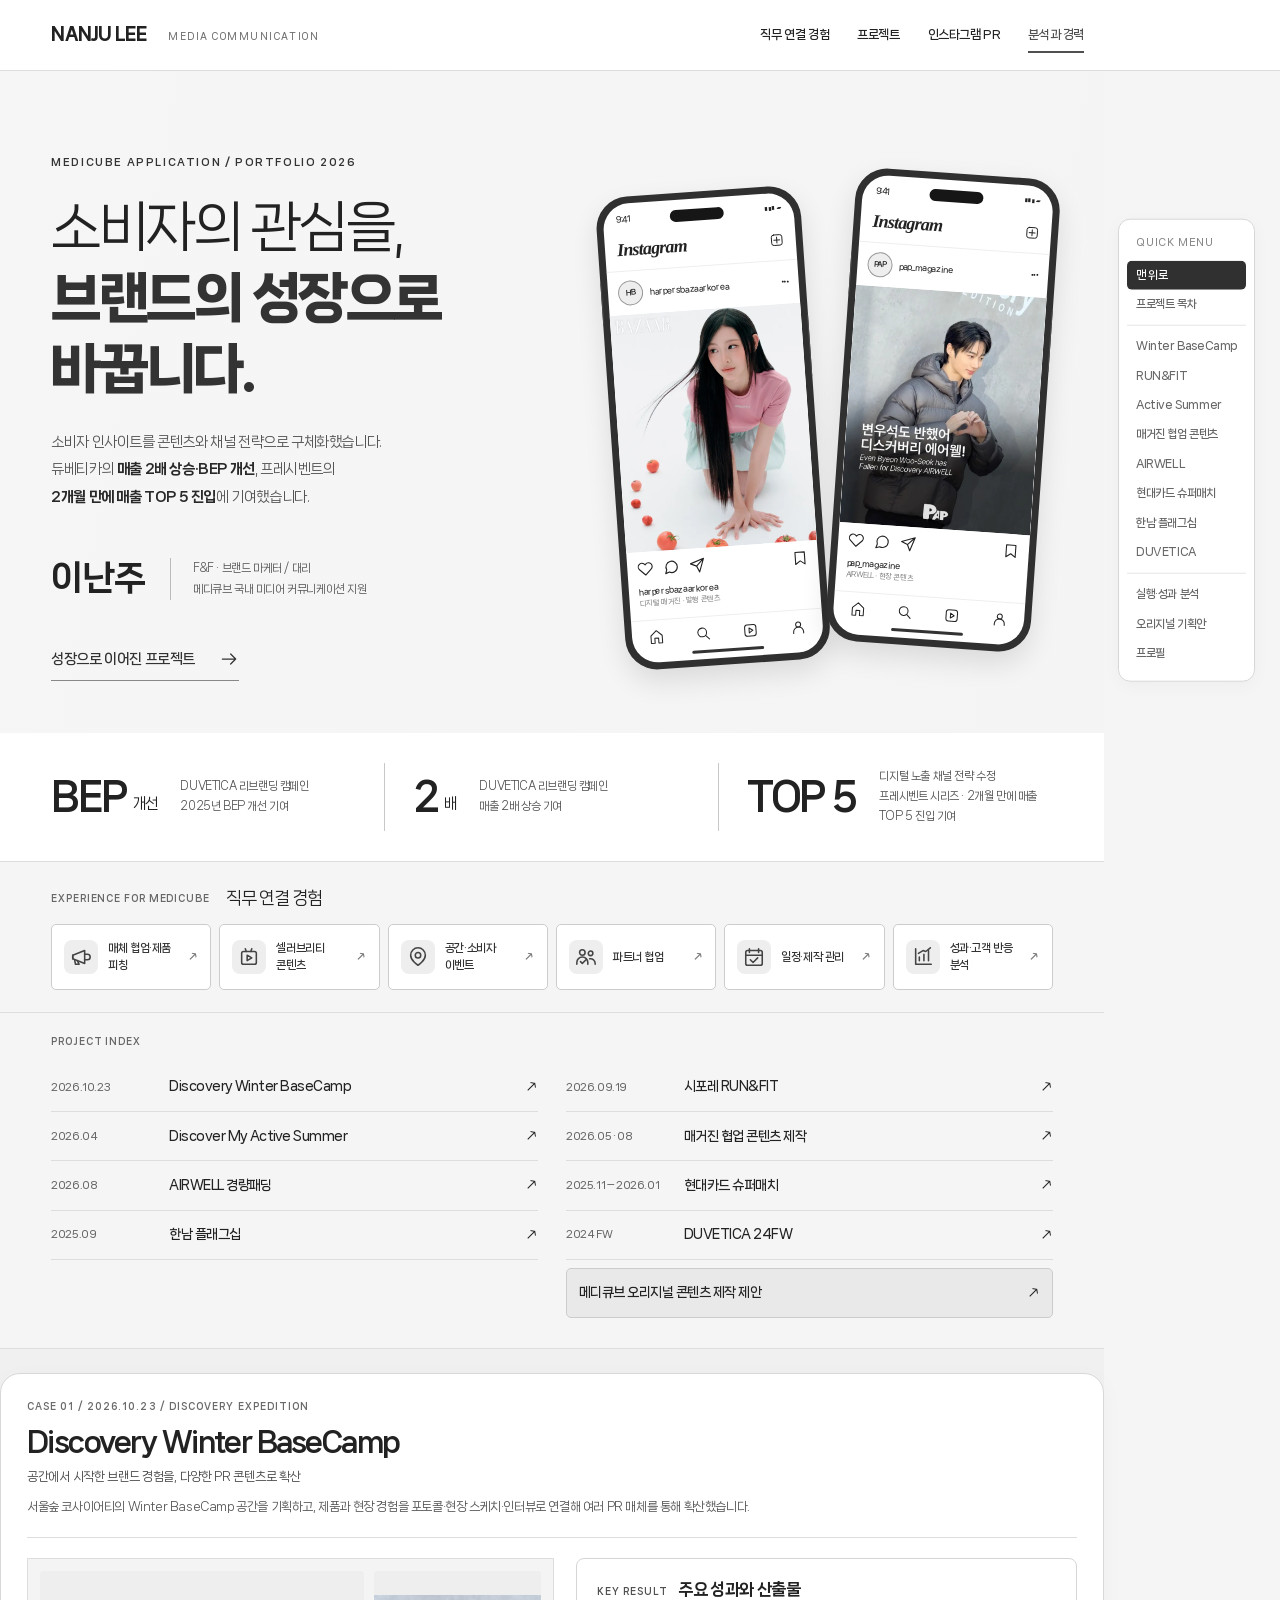
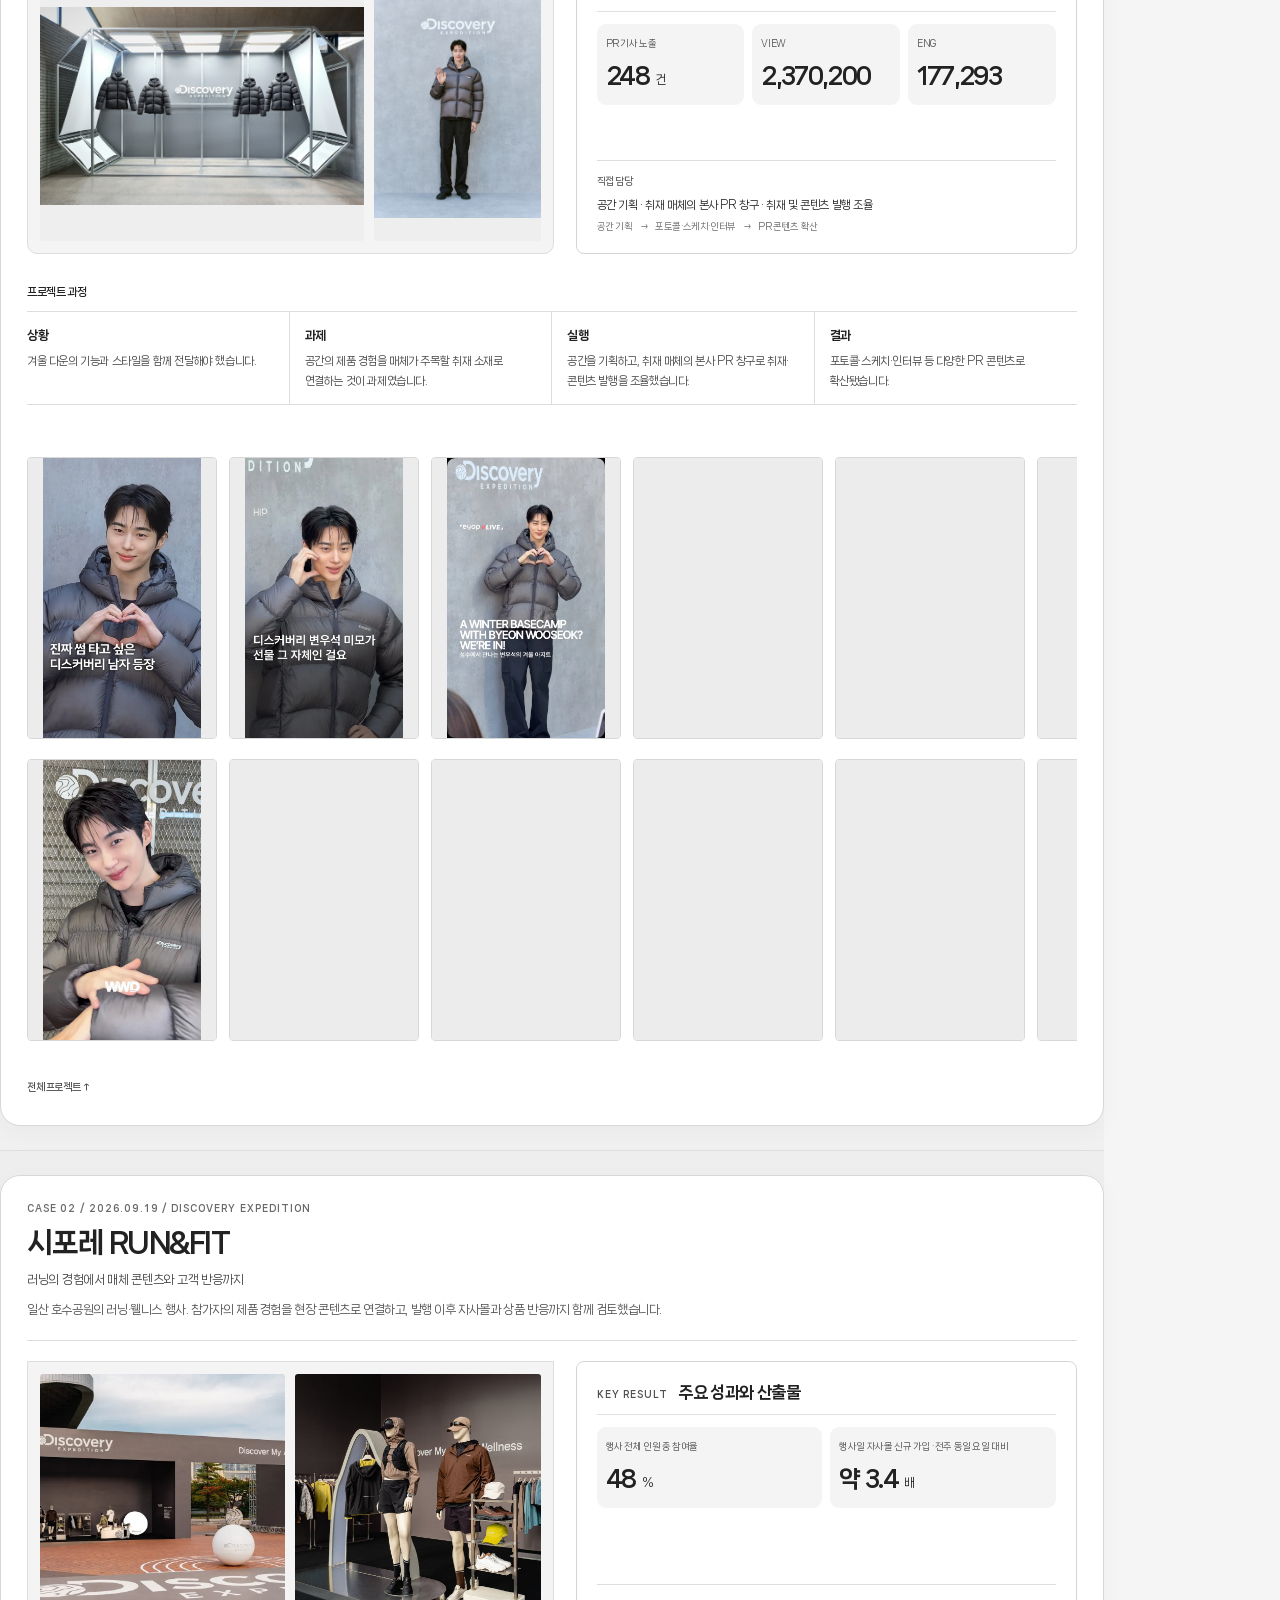
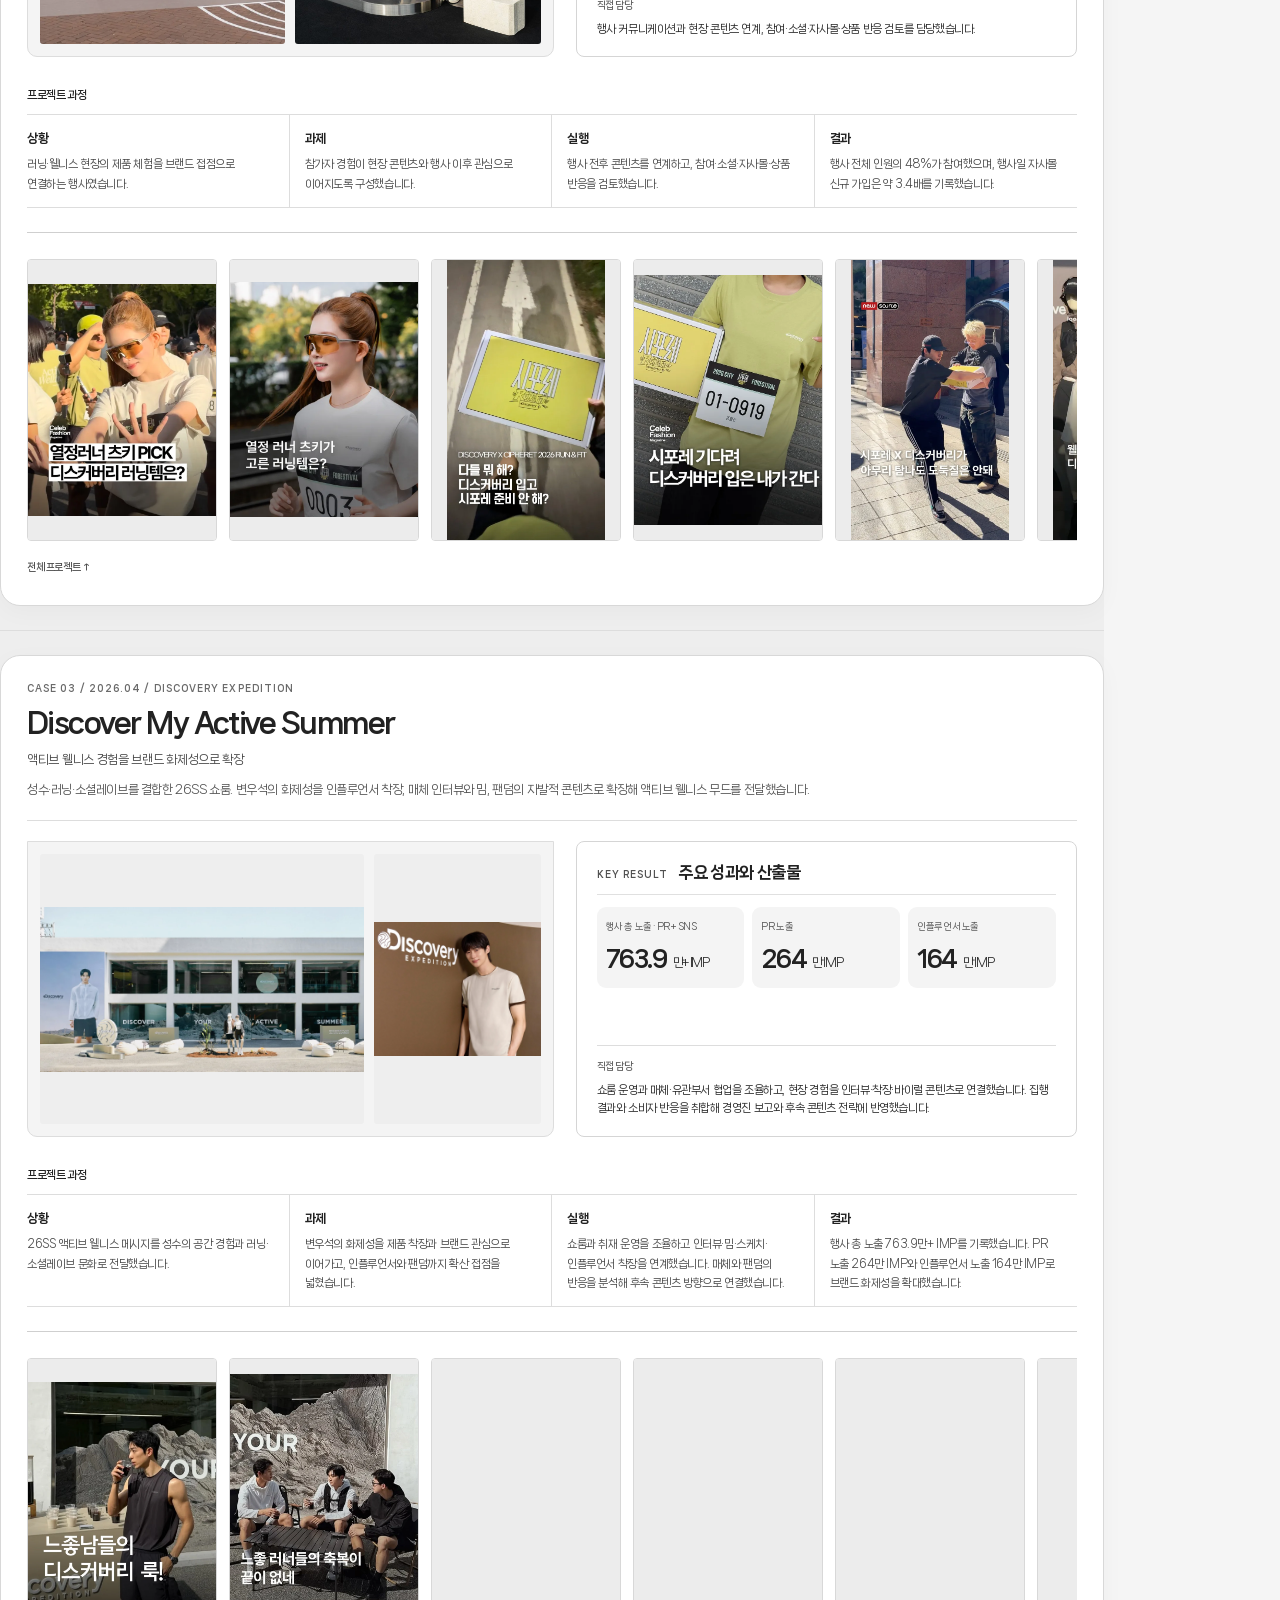
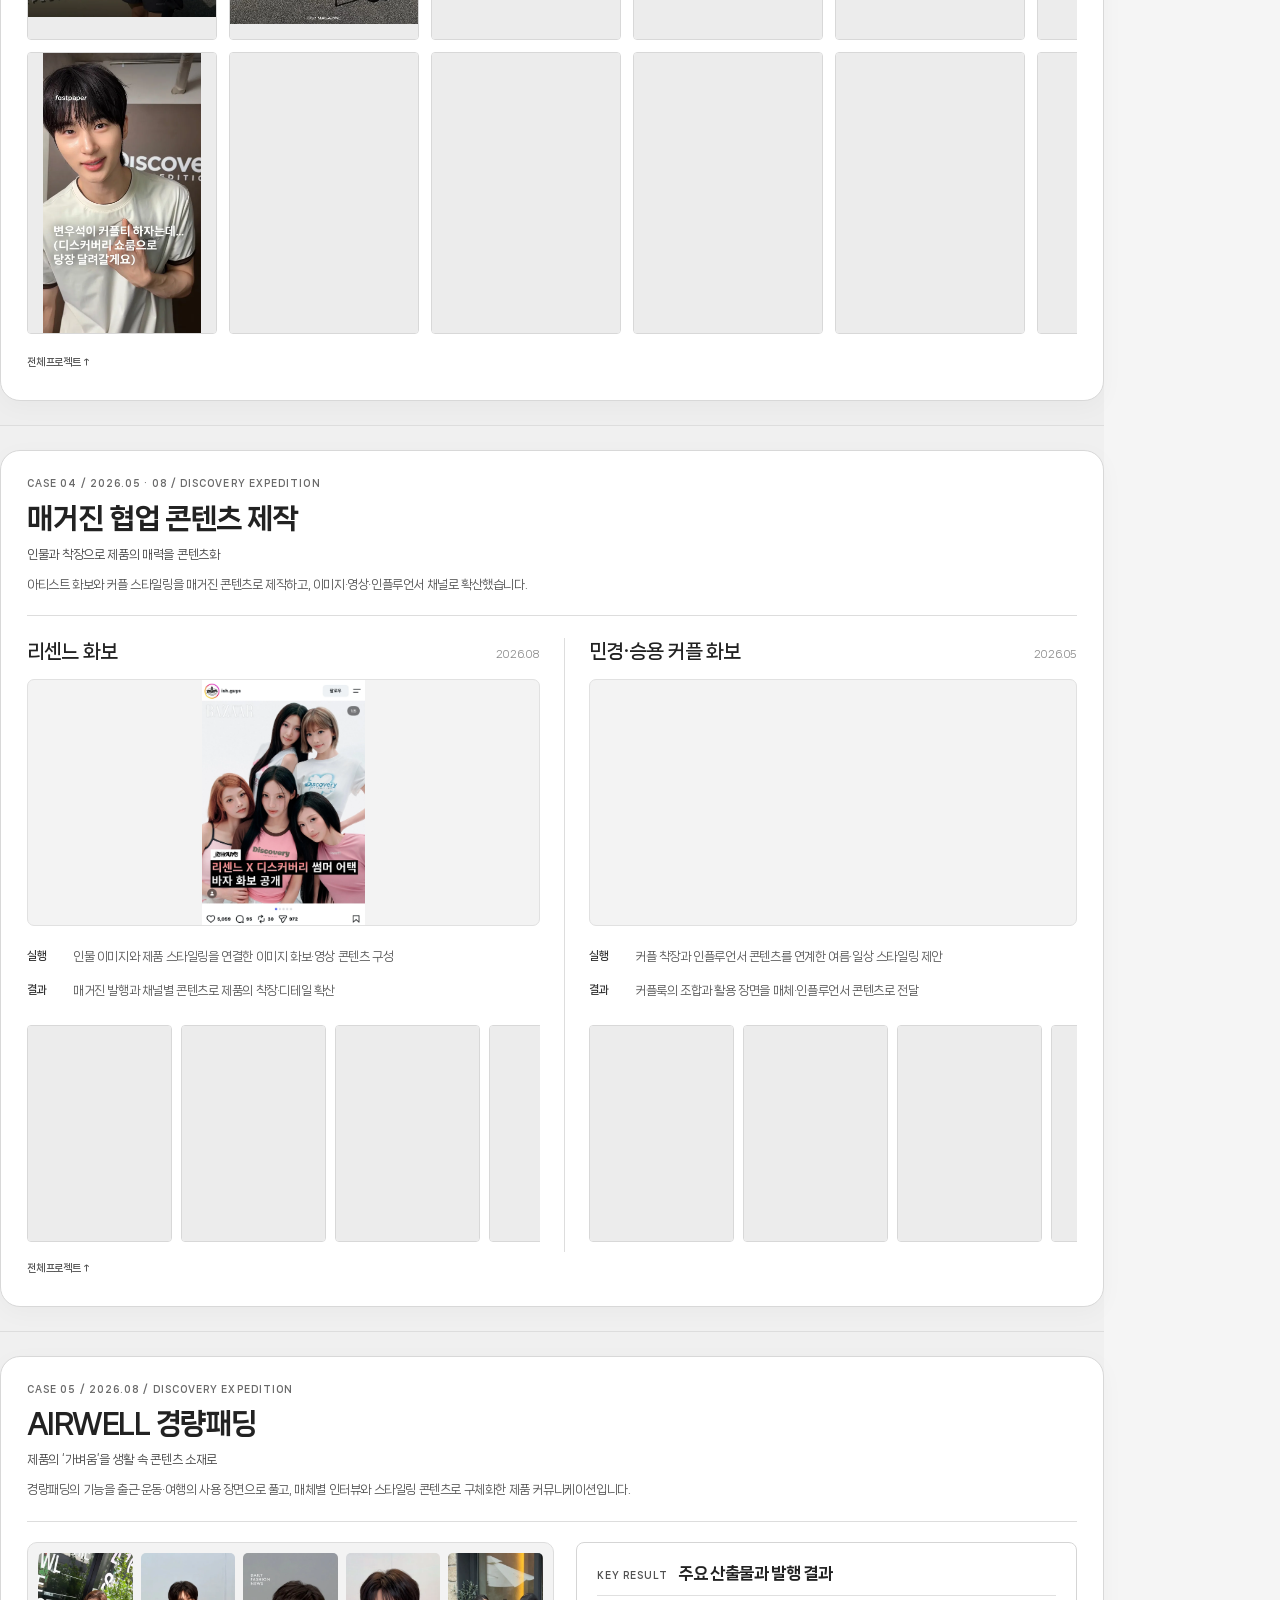
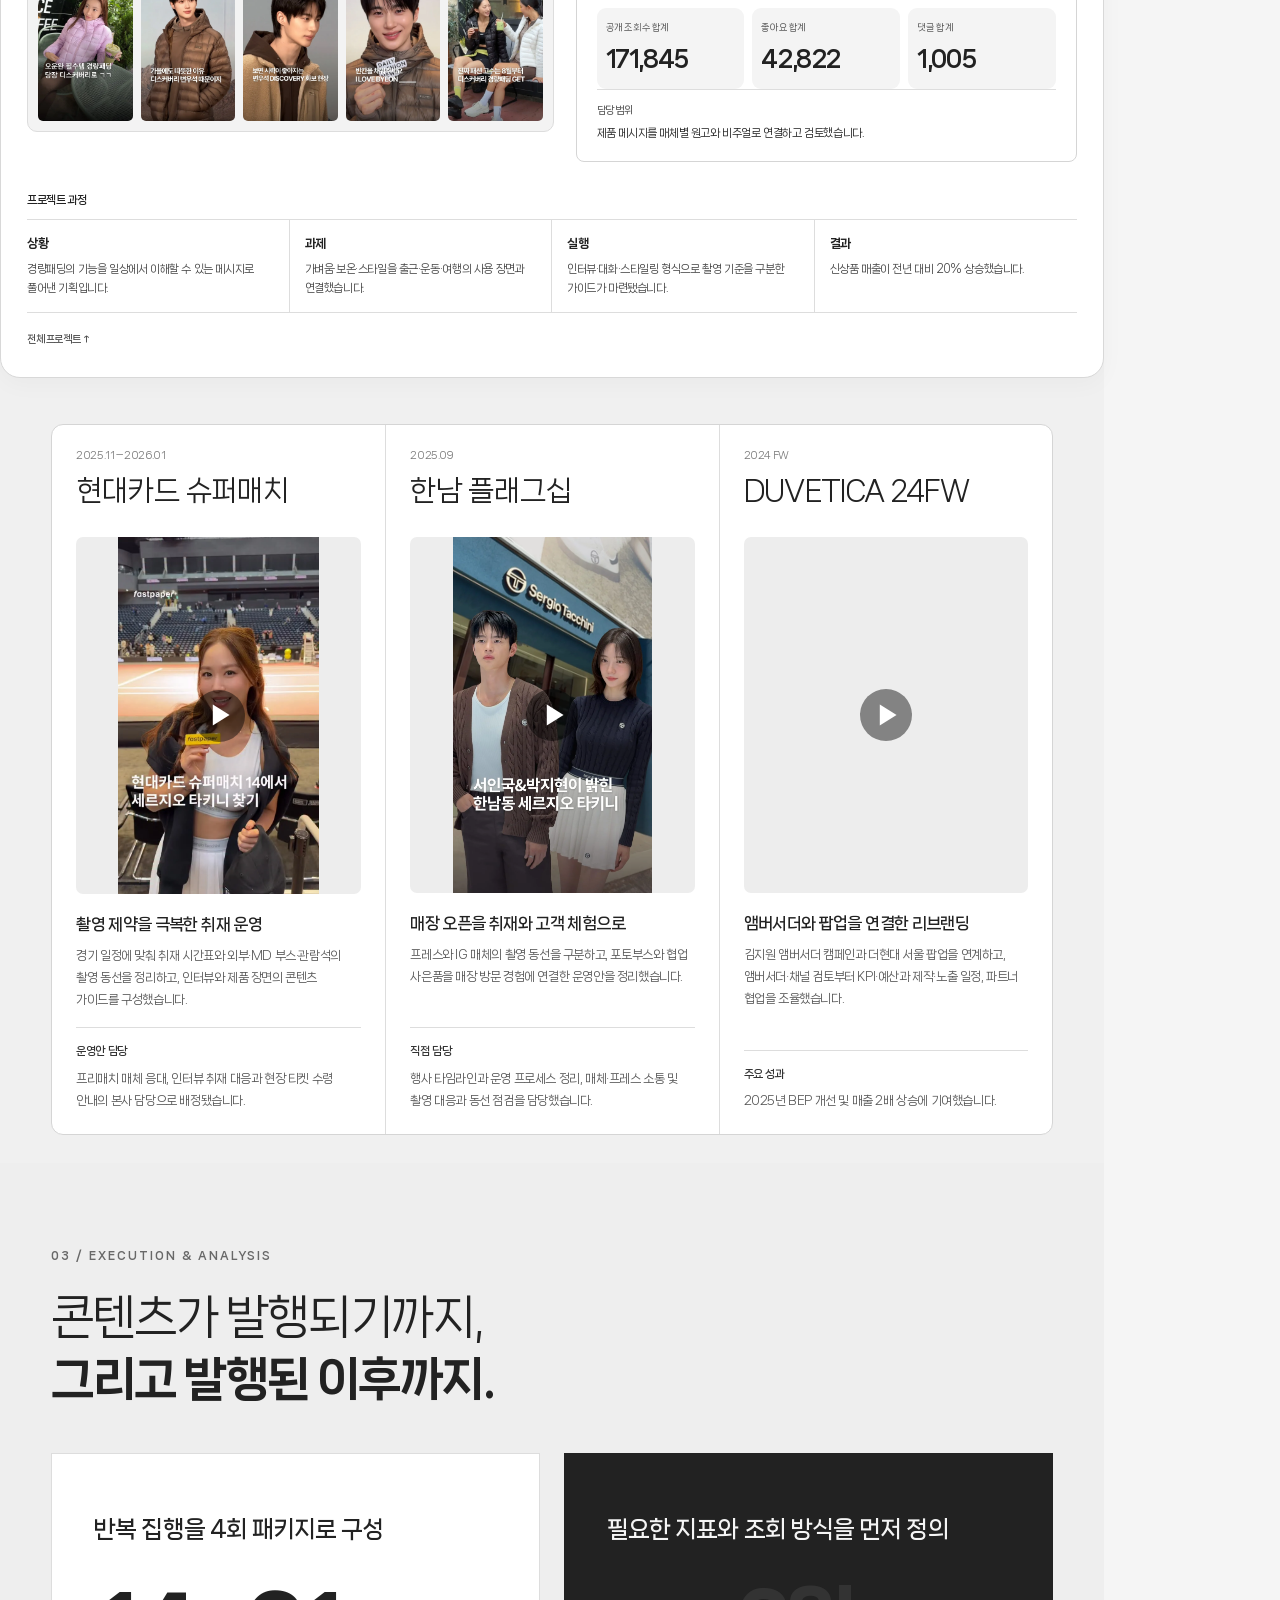
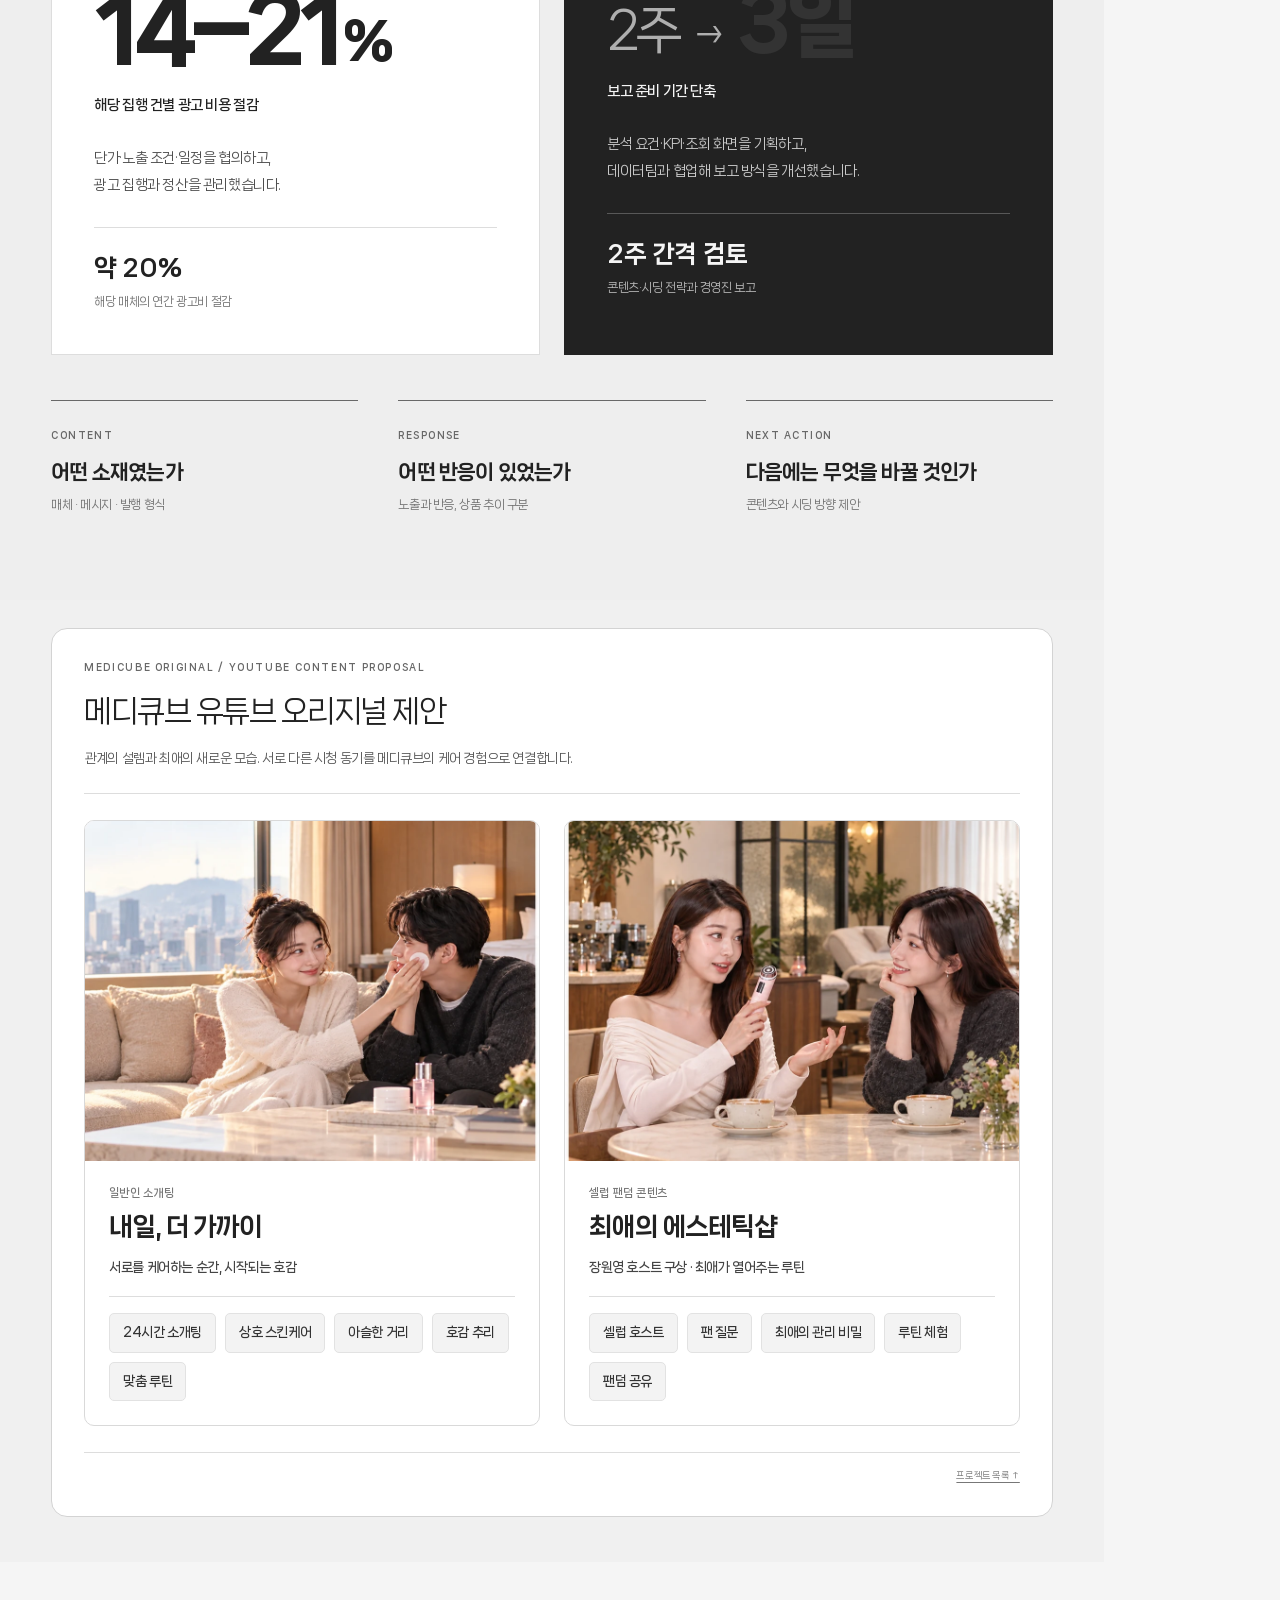
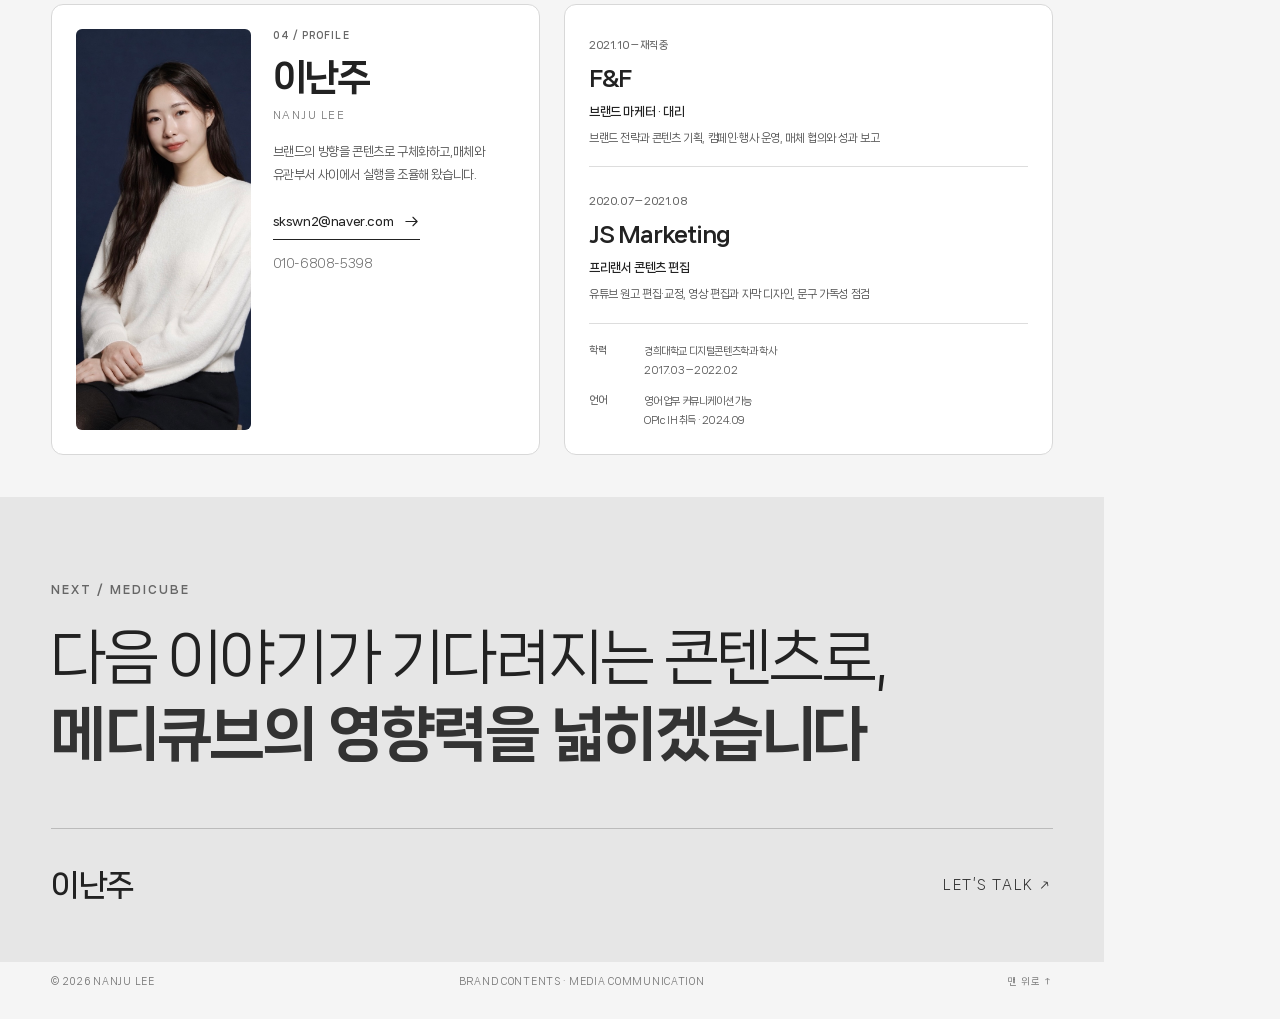
<file: index.html>
<!doctype html>
<html lang="ko">
<head>
<meta charset="utf-8">
<meta name="viewport" content="width=device-width,initial-scale=1">
<meta name="robots" content="noindex,nofollow">
<meta name="portfolio-release" content="medicube-jd-highlight-20261028">
<title>이난주 | 브랜드 콘텐츠 · 미디어 커뮤니케이션</title>
<meta name="description" content="제품 피칭과 매체 협업, 셀러브리티 캠페인, 오프라인 이벤트, MR 성과 분석. 이난주의 프로젝트별 직접 역할과 릴리즈 결과를 담은 메디큐브 지원 포트폴리오.">
<meta property="og:type" content="website">
<meta property="og:title" content="이난주 | 브랜드 콘텐츠 · 미디어 커뮤니케이션">
<meta property="og:description" content="매체의 관심사를 읽고, 브랜드 메시지를 콘텐츠로 설계합니다.">
<meta property="og:url" content="https://skswn27-max.github.io/portfolio-score/">
<meta property="og:image" content="https://skswn27-max.github.io/portfolio-score/assets/runfit-showroom.webp">
<link rel="canonical" href="https://skswn27-max.github.io/portfolio-score/">
<link rel="preload" href="fonts/NanumSquareNeoTTF-bRg.woff2" as="font" type="font/woff2" crossorigin>


<link rel="stylesheet" href="portfolio.css?v=magazine-20261030"></head>
<body>
<a class="skip" href="#main">본문으로 이동</a><div class="reading-progress" aria-hidden="true"></div>
<header class="topbar"><a class="wordmark" href="#top">NANJU LEE<span>MEDIA COMMUNICATION</span></a><nav aria-label="포트폴리오 목차"><a href="#jd-fit">직무 연결 경험</a><a href="#projects">프로젝트</a><a href="#airwell">인스타그램 PR</a><a href="#operations">분석과 경력</a></nav></header><main id="main"><section class="hero" id="top"><div class="hero-background" aria-hidden="true"></div>
<div class="wrap hero-grid">
<div class="hero-copy">
<p class="eyebrow">MEDICUBE APPLICATION / PORTFOLIO 2026</p>
<h1><span>소비자의 관심을,<br><strong>브랜드의 성장으로<br>바꿉니다.</strong></span></h1>
<p class="hero-growth-copy">소비자 인사이트를 콘텐츠와 채널 전략으로 구체화했습니다.<br>듀베티카의 <b>매출 2배 상승·BEP 개선</b>, 프레시벤트의<br><b>2개월 만에 매출 TOP 5 진입</b>에 기여했습니다.</p>
<div class="hero-person">
<strong>이난주</strong><span>F&amp;F · 브랜드 마케터 / 대리<br>메디큐브 국내 미디어 커뮤니케이션 지원</span>
</div>
<a class="text-link light" href="#projects">성장으로 이어진 프로젝트 <svg viewbox="0 0 24 24" fill="none" stroke="currentColor" stroke-width="1.5" stroke-linecap="round" stroke-linejoin="round" aria-hidden="true"><path d="M4 12h16m-6-6 6 6-6 6"></path></svg></a>
</div>
<div class="hero-devices" aria-label="실제 매체 발행 이미지와 원본 게시물">
<figure class="phone-card capture-card compact hero-linked-card"><div class="device"><div class="hero-instagram-screen"><div class="mock-status" aria-hidden="true"><span>9:41</span><i></i><span>▮▮▮ ▰</span></div><div class="mock-brandbar"><b>Instagram</b><svg viewbox="0 0 24 24" fill="none" stroke="currentColor" stroke-width="1.65" stroke-linecap="round" stroke-linejoin="round" aria-hidden="true"><rect x="3" y="3" width="18" height="18" rx="4"></rect><path d="M12 7v10M7 12h10"></path></svg></div><div class="mock-account"><span class="mock-avatar" aria-hidden="true">HB</span><span><b>harpersbazaarkorea</b></span><span class="mock-menu" aria-hidden="true">···</span></div><a class="local-post-thumbnail hero-natural-image" href="https://www.instagram.com/p/Da1aJBfjZ9u/" target="_blank" rel="noopener noreferrer" aria-label="Instagram 원본 게시물 열기"><img src="assets/pr-thumbnails/Da1aJBfjZ9u.webp" width="640" height="800" alt="harpersbazaarkorea 실제 발행 썸네일" loading="eager" decoding="async" fetchpriority="high"></a><div class="mock-actions" aria-hidden="true"><svg viewbox="0 0 24 24" fill="none" stroke="currentColor" stroke-width="1.65" stroke-linecap="round" stroke-linejoin="round" aria-hidden="true"><path d="M20.8 4.6a5.5 5.5 0 0 0-7.8 0L12 5.7l-1.1-1.1a5.5 5.5 0 0 0-7.8 7.8L12 21l8.8-8.6a5.5 5.5 0 0 0 0-7.8Z"></path></svg><svg viewbox="0 0 24 24" fill="none" stroke="currentColor" stroke-width="1.65" stroke-linecap="round" stroke-linejoin="round" aria-hidden="true"><path d="M21 11.5a8.5 8.5 0 0 1-12.3 7.6L3 21l1.9-5.7A8.5 8.5 0 1 1 21 11.5Z"></path></svg><svg viewbox="0 0 24 24" fill="none" stroke="currentColor" stroke-width="1.65" stroke-linecap="round" stroke-linejoin="round" aria-hidden="true"><path d="m22 2-7 20-4-9-9-4 20-7ZM22 2 11 13"></path></svg><span></span><svg viewbox="0 0 24 24" fill="none" stroke="currentColor" stroke-width="1.65" stroke-linecap="round" stroke-linejoin="round" aria-hidden="true"><path d="m19 21-7-5-7 5V3h14Z"></path></svg></div><div class="mock-caption"><b>harpersbazaarkorea</b><span>디지털 매거진 · 발행 콘텐츠</span></div><div class="mock-bottom" aria-hidden="true"><svg viewbox="0 0 24 24" fill="none" stroke="currentColor" stroke-width="1.65" stroke-linecap="round" stroke-linejoin="round" aria-hidden="true"><path d="m3 10 9-8 9 8v12h-6v-8H9v8H3Z"></path></svg><svg viewbox="0 0 24 24" fill="none" stroke="currentColor" stroke-width="1.65" stroke-linecap="round" stroke-linejoin="round" aria-hidden="true"><circle cx="10" cy="10" r="7"></circle><path d="m15 15 6 6"></path></svg><svg viewbox="0 0 24 24" fill="none" stroke="currentColor" stroke-width="1.65" stroke-linecap="round" stroke-linejoin="round" aria-hidden="true"><rect x="3" y="3" width="18" height="18" rx="4"></rect><path d="m10 8 6 4-6 4Z"></path></svg><svg viewbox="0 0 24 24" fill="none" stroke="currentColor" stroke-width="1.65" stroke-linecap="round" stroke-linejoin="round" aria-hidden="true"><circle cx="12" cy="8" r="4"></circle><path d="M4 22v-2a8 8 0 0 1 16 0v2"></path></svg></div><div class="mock-homebar" aria-hidden="true"></div></div></div></figure><figure class="phone-card capture-card compact hero-pap-card"><div class="device"><div class="hero-instagram-screen"><div class="mock-status" aria-hidden="true"><span>9:41</span><i></i><span>▮▮▮ ▰</span></div><div class="mock-brandbar"><b>Instagram</b><svg viewbox="0 0 24 24" fill="none" stroke="currentColor" stroke-width="1.65" stroke-linecap="round" stroke-linejoin="round" aria-hidden="true"><rect x="3" y="3" width="18" height="18" rx="4"></rect><path d="M12 7v10M7 12h10"></path></svg></div><div class="mock-account"><span class="mock-avatar" aria-hidden="true">PAP</span><span><b>pap_magazine</b></span><span class="mock-menu" aria-hidden="true">···</span></div><a class="local-post-thumbnail hero-natural-image" href="https://www.instagram.com/p/De0rts6maEA/" target="_blank" rel="noopener noreferrer" aria-label="Instagram 원본 게시물 열기"><img src="assets/pr-thumbnails/De0rts6maEA.webp" width="640" height="800" alt="pap_magazine 실제 발행 썸네일" loading="eager" decoding="async" fetchpriority="high"></a><div class="mock-actions" aria-hidden="true"><svg viewbox="0 0 24 24" fill="none" stroke="currentColor" stroke-width="1.65" stroke-linecap="round" stroke-linejoin="round" aria-hidden="true"><path d="M20.8 4.6a5.5 5.5 0 0 0-7.8 0L12 5.7l-1.1-1.1a5.5 5.5 0 0 0-7.8 7.8L12 21l8.8-8.6a5.5 5.5 0 0 0 0-7.8Z"></path></svg><svg viewbox="0 0 24 24" fill="none" stroke="currentColor" stroke-width="1.65" stroke-linecap="round" stroke-linejoin="round" aria-hidden="true"><path d="M21 11.5a8.5 8.5 0 0 1-12.3 7.6L3 21l1.9-5.7A8.5 8.5 0 1 1 21 11.5Z"></path></svg><svg viewbox="0 0 24 24" fill="none" stroke="currentColor" stroke-width="1.65" stroke-linecap="round" stroke-linejoin="round" aria-hidden="true"><path d="m22 2-7 20-4-9-9-4 20-7ZM22 2 11 13"></path></svg><span></span><svg viewbox="0 0 24 24" fill="none" stroke="currentColor" stroke-width="1.65" stroke-linecap="round" stroke-linejoin="round" aria-hidden="true"><path d="m19 21-7-5-7 5V3h14Z"></path></svg></div><div class="mock-caption"><b>pap_magazine</b><span>AIRWELL · 현장 콘텐츠</span></div><div class="mock-bottom" aria-hidden="true"><svg viewbox="0 0 24 24" fill="none" stroke="currentColor" stroke-width="1.65" stroke-linecap="round" stroke-linejoin="round" aria-hidden="true"><path d="m3 10 9-8 9 8v12h-6v-8H9v8H3Z"></path></svg><svg viewbox="0 0 24 24" fill="none" stroke="currentColor" stroke-width="1.65" stroke-linecap="round" stroke-linejoin="round" aria-hidden="true"><circle cx="10" cy="10" r="7"></circle><path d="m15 15 6 6"></path></svg><svg viewbox="0 0 24 24" fill="none" stroke="currentColor" stroke-width="1.65" stroke-linecap="round" stroke-linejoin="round" aria-hidden="true"><rect x="3" y="3" width="18" height="18" rx="4"></rect><path d="m10 8 6 4-6 4Z"></path></svg><svg viewbox="0 0 24 24" fill="none" stroke="currentColor" stroke-width="1.65" stroke-linecap="round" stroke-linejoin="round" aria-hidden="true"><circle cx="12" cy="8" r="4"></circle><path d="M4 22v-2a8 8 0 0 1 16 0v2"></path></svg></div><div class="mock-homebar" aria-hidden="true"></div></div></div></figure>
</div>

</div>
</section><section class="proof-strip"><div class="wrap">
<a href="#duvetica"><strong>BEP<small> 개선</small></strong><span>DUVETICA 리브랜딩 캠페인<br>2025년 BEP 개선 기여</span></a>
<a href="#duvetica"><strong>2<small>배</small></strong><span>DUVETICA 리브랜딩 캠페인<br>매출 2배 상승 기여</span></a>
<a href="#operations"><strong>TOP 5</strong><span>디지털 노출 채널 전략 수정<br>프레시벤트 시리즈 · 2개월 만에 매출 TOP 5 진입 기여</span></a>
</div></section><section class="wrap jd-fit" id="jd-fit"><div class="section-heading">
<p class="eyebrow">EXPERIENCE FOR MEDICUBE</p><h2>직무 연결 경험</h2></div>
<div class="jd-grid">
<a href="#airwell"><span class="jd-pictogram" aria-hidden="true"><svg xmlns="http://www.w3.org/2000/svg" viewbox="0 0 24 24" fill="none" stroke="currentColor" stroke-width="1.7" stroke-linecap="round" stroke-linejoin="round"><path d="m3 10 13-5v14L3 14z"></path><path d="M16 9h3a2 2 0 0 1 0 6h-3M5 15l1 5h4l-2-4M3 10v4"></path></svg></span><span class="jd-link-label">매체 협업·제품 피칭</span><span aria-hidden="true" class="jd-link-arrow">↗</span></a><a href="#winter"><span class="jd-pictogram" aria-hidden="true"><svg xmlns="http://www.w3.org/2000/svg" viewbox="0 0 24 24" fill="none" stroke="currentColor" stroke-width="1.7" stroke-linecap="round" stroke-linejoin="round"><rect x="4" y="6" width="16" height="14" rx="2"></rect><path d="m10 10 5 3-5 3zM8 3l1 3m6-3-1 3"></path></svg></span><span class="jd-link-label">셀러브리티 콘텐츠</span><span aria-hidden="true" class="jd-link-arrow">↗</span></a><a href="#runfit"><span class="jd-pictogram" aria-hidden="true"><svg xmlns="http://www.w3.org/2000/svg" viewbox="0 0 24 24" fill="none" stroke="currentColor" stroke-width="1.7" stroke-linecap="round" stroke-linejoin="round"><path d="M20 10c0 6-8 11-8 11S4 16 4 10a8 8 0 1 1 16 0Z"></path><circle cx="12" cy="10" r="3"></circle></svg></span><span class="jd-link-label">공간·소비자 이벤트</span><span aria-hidden="true" class="jd-link-arrow">↗</span></a><a href="#sergio"><span class="jd-pictogram" aria-hidden="true"><svg xmlns="http://www.w3.org/2000/svg" viewbox="0 0 24 24" fill="none" stroke="currentColor" stroke-width="1.7" stroke-linecap="round" stroke-linejoin="round"><circle cx="8" cy="7" r="3"></circle><circle cx="17" cy="8" r="2.5"></circle><path d="M2 20v-2a6 6 0 0 1 12 0v2M16 14a5 5 0 0 1 6 5v1M6 17l2 2 4-4"></path></svg></span><span class="jd-link-label">파트너 협업</span><span aria-hidden="true" class="jd-link-arrow">↗</span></a><a href="#supermatch"><span class="jd-pictogram" aria-hidden="true"><svg xmlns="http://www.w3.org/2000/svg" viewbox="0 0 24 24" fill="none" stroke="currentColor" stroke-width="1.7" stroke-linecap="round" stroke-linejoin="round"><rect x="3" y="5" width="18" height="16" rx="2"></rect><path d="M7 3v4m10-4v4M3 10h18m-13 5 3 3 5-5"></path></svg></span><span class="jd-link-label">일정·제작 관리</span><span aria-hidden="true" class="jd-link-arrow">↗</span></a><a href="#operations"><span class="jd-pictogram" aria-hidden="true"><svg xmlns="http://www.w3.org/2000/svg" viewbox="0 0 24 24" fill="none" stroke="currentColor" stroke-width="1.7" stroke-linecap="round" stroke-linejoin="round"><path d="M4 3v17h17M8 16v-4m5 4V9m5 7V5"></path><path d="m7 8 5-3 3 1 5-4"></path></svg></span><span class="jd-link-label">성과·고객 반응 분석</span><span aria-hidden="true" class="jd-link-arrow">↗</span></a>
</div></section><section class="wrap project-index" id="projects"><div class="section-heading">
<p class="eyebrow">PROJECT INDEX</p></div>
<div class="index-rows">
<a class="index-row" href="#winter"><time>2026.10.23</time><div>
<h3>Discovery Winter BaseCamp</h3>
</div>
<span class="index-arrow" aria-hidden="true">↗</span></a><a class="index-row" href="#runfit"><time>2026.09.19</time><div>
<h3>시포레 RUN&amp;FIT</h3>
</div>
<span class="index-arrow" aria-hidden="true">↗</span></a><a class="index-row" href="#summer"><time>2026.04</time><div>
<h3>Discover My Active Summer</h3>
</div>
<span class="index-arrow" aria-hidden="true">↗</span></a><a class="index-row" href="#magazine"><time>2026.05 · 08</time><div><h3>매거진 협업 콘텐츠 제작</h3></div><span class="index-arrow" aria-hidden="true">↗</span></a><a class="index-row" href="#airwell"><time>2026.08</time><div>
<h3>AIRWELL 경량패딩</h3>
</div>
<span class="index-arrow" aria-hidden="true">↗</span></a><a class="index-row" href="#supermatch"><time>2025.11 — 2026.01</time><div>
<h3>현대카드 슈퍼매치</h3>
</div>
<span class="index-arrow" aria-hidden="true">↗</span></a><a class="index-row" href="#sergio"><time>2025.09</time><div>
<h3>한남 플래그십</h3>
</div>
<span class="index-arrow" aria-hidden="true">↗</span></a><a class="index-row" href="#duvetica"><time>2024 FW</time><div>
<h3>DUVETICA 24FW</h3>
</div>
<span class="index-arrow" aria-hidden="true">↗</span></a>
<a class="index-row proposal-index" href="#medicube-original"><div><h3>메디큐브 오리지널 콘텐츠 제작 제안</h3></div><span class="index-arrow" aria-hidden="true">↗</span></a></div></section><section id="winter" class="case study-case  winter-compact winter-compact compact-case"><div class="wrap project-card">
<header class="study-header report-hero"><div>
<p class="eyebrow">CASE 01 / 2026.10.23 / DISCOVERY EXPEDITION</p>
<p class="project-name">Discovery Winter BaseCamp</p>
<h2>공간에서 시작한 브랜드 경험을, 다양한 PR 콘텐츠로 확산</h2>
<p class="case-deck">서울숲 코사이어티의 Winter BaseCamp 공간을 기획하고, 제품과 현장 경험을 포토콜·현장 스케치·인터뷰로 연결해 여러 PR 매체를 통해 확산했습니다.</p>
<div class="report-journey" aria-label="프로젝트 진행 흐름"><span>공간 기획</span><span>포토콜·스케치·인터뷰</span><span>PR 콘텐츠 확산</span></div></div>
</header><div class="winter-overview"><div class="project-cover winter-cover-pair" aria-label="Winter BaseCamp 대표 이미지"><figure class="work-image"><button type="button" data-zoom="assets/basecamp-display.jpg" data-caption="Winter BaseCamp 다운 전시 공간 · 보도용 사진" aria-label="Winter BaseCamp 다운 전시 공간 · 보도용 사진 확대"><img src="assets/basecamp-display.jpg" width="1500" height="917" alt="Winter BaseCamp 다운 전시 공간 · 보도용 사진" loading="lazy" decoding="async"></button></figure><figure class="work-image"><button type="button" data-zoom="assets/basecamp-photocall.jpg" data-caption="Winter BaseCamp 초청 행사 포토콜 · 보도용 사진" aria-label="Winter BaseCamp 초청 행사 포토콜 · 보도용 사진 확대"><img src="assets/basecamp-photocall.jpg" width="1500" height="2000" alt="Winter BaseCamp 초청 행사 포토콜 · 보도용 사진" loading="lazy" decoding="async"></button></figure>
</div><div class="case-results report-results" id="winter-results">
<div class="module-heading">
<span>KEY RESULT</span><h3>주요 성과와 산출물</h3>
</div>
<dl class="result-grid" style="grid-template-columns:repeat(3,minmax(0,1fr))">
<div>
<dt>PR 기사 노출</dt>
<dd>248<small>건</small></dd>
</div>
<div>
<dt>VIEW</dt>
<dd class="">2,370,200</dd>
</div>
<div>
<dt>ENG</dt>
<dd class="">177,293</dd>
</div>
</dl>

<div class="winter-execution"><span>직접 담당</span><p>공간 기획 · 취재 매체의 본사 PR 창구 · 취재 및 콘텐츠 발행 조율</p><div class="winter-flow"><span>공간 기획</span><span>포토콜·스케치·인터뷰</span><span>PR 콘텐츠 확산</span></div></div></div>
</div><div class="winter-detail always-open"><h3 class="expanded-section-title">프로젝트 과정</h3><div><div class="winter-star" id="winter-experience"><article class="winter-star-row"><h4>상황</h4><p>겨울 다운의 기능과 스타일을 함께 전달해야 했습니다.</p></article><article class="winter-star-row"><h4>과제</h4><p>공간의 제품 경험을 매체가 주목할 취재 소재로 연결하는 것이 과제였습니다.</p></article><article class="winter-star-row"><h4>실행</h4><p>공간을 기획하고, 취재 매체의 본사 PR 창구로 취재·콘텐츠 발행을 조율했습니다.</p></article><article class="winter-star-row" id="winter-summary"><h4>결과</h4><p>포토콜·스케치·인터뷰 등 다양한 PR 콘텐츠로 확산됐습니다.</p></article></div></div></div><div class="winter-detail always-open"><div><div class="evidence-module" id="winter-spread">
<div class="pr-publications" id="winter-publications"><div class="module-heading"><span>PR / PUBLISHED CONTENT</span><h3>현장에서 매체로, 콘텐츠로 확산</h3></div><div class="pr-motion" aria-label="PR 콘텐츠"><div class="pr-motion-row" tabindex="0" role="region" aria-label="PR 콘텐츠 · 왼쪽 방향 흐름"><article class="pr-embed-card"><a class="local-post-thumbnail" href="https://www.instagram.com/p/De0riwnJDKJ/" target="_blank" rel="noopener noreferrer" aria-label="Instagram 원본 게시물 열기"><img src="assets/pr-thumbnails/De0riwnJDKJ.webp" width="618" height="1100" alt="매체 발행 콘텐츠 썸네일" loading="lazy" decoding="async"></a></article><article class="pr-embed-card"><a class="local-post-thumbnail" href="https://www.instagram.com/p/De0qKVjSate/" target="_blank" rel="noopener noreferrer" aria-label="Instagram 원본 게시물 열기"><img src="assets/pr-thumbnails/De0qKVjSate.webp" width="619" height="1100" alt="매체 발행 콘텐츠 썸네일" loading="lazy" decoding="async"></a></article><article class="pr-embed-card"><a class="local-post-thumbnail" href="https://www.instagram.com/p/De075LlxsbM/" target="_blank" rel="noopener noreferrer" aria-label="Instagram 원본 게시물 열기"><img src="assets/pr-thumbnails/De075LlxsbM.webp" width="619" height="1100" alt="매체 발행 콘텐츠 썸네일" loading="lazy" decoding="async"></a></article><article class="pr-embed-card"><a class="local-post-thumbnail" href="https://www.instagram.com/p/De0qcDTvBf6/" target="_blank" rel="noopener noreferrer" aria-label="Instagram 원본 게시물 열기"><img src="assets/pr-thumbnails/De0qcDTvBf6.webp" width="619" height="1100" alt="매체 발행 콘텐츠 썸네일" loading="lazy" decoding="async"></a></article><article class="pr-embed-card"><a class="local-post-thumbnail" href="https://www.instagram.com/p/De1A9eVpA2o/" target="_blank" rel="noopener noreferrer" aria-label="Instagram 원본 게시물 열기"><img src="assets/pr-thumbnails/De1A9eVpA2o.webp" width="618" height="1100" alt="매체 발행 콘텐츠 썸네일" loading="lazy" decoding="async"></a></article><article class="pr-embed-card"><a class="local-post-thumbnail" href="https://www.instagram.com/p/De0qo3mzORC/" target="_blank" rel="noopener noreferrer" aria-label="Instagram 원본 게시물 열기"><img src="assets/pr-thumbnails/De0qo3mzORC.webp" width="619" height="1100" alt="매체 발행 콘텐츠 썸네일" loading="lazy" decoding="async"></a></article><article class="pr-embed-card"><a class="local-post-thumbnail" href="https://www.instagram.com/p/De0rgTxB7Ht/" target="_blank" rel="noopener noreferrer" aria-label="Instagram 원본 게시물 열기"><img src="assets/pr-thumbnails/De0rgTxB7Ht.webp" width="616" height="1100" alt="매체 발행 콘텐츠 썸네일" loading="lazy" decoding="async"></a></article><article class="pr-embed-card"><a class="local-post-thumbnail" href="https://www.instagram.com/p/De0qR2Tz-Jh/" target="_blank" rel="noopener noreferrer" aria-label="Instagram 원본 게시물 열기"><img src="assets/pr-thumbnails/De0qR2Tz-Jh.webp" width="619" height="1100" alt="매체 발행 콘텐츠 썸네일" loading="lazy" decoding="async"></a></article><article class="pr-embed-card"><a class="local-post-thumbnail" href="https://www.instagram.com/p/De01BvvBdZZ/" target="_blank" rel="noopener noreferrer" aria-label="Instagram 원본 게시물 열기"><img src="assets/pr-thumbnails/De01BvvBdZZ.webp" width="619" height="1100" alt="매체 발행 콘텐츠 썸네일" loading="lazy" decoding="async"></a></article><article class="pr-embed-card"><a class="local-post-thumbnail" href="https://www.instagram.com/p/De5le_ZBCyw/" target="_blank" rel="noopener noreferrer" aria-label="Instagram 원본 게시물 열기"><img src="assets/pr-thumbnails/De5le_ZBCyw.webp" width="619" height="1100" alt="매체 발행 콘텐츠 썸네일" loading="lazy" decoding="async"></a></article><article class="pr-embed-card"><a class="local-post-thumbnail" href="https://www.instagram.com/p/De3p0UPMfMP/" target="_blank" rel="noopener noreferrer" aria-label="Instagram 원본 게시물 열기"><img src="assets/pr-thumbnails/De3p0UPMfMP.webp" width="620" height="1100" alt="매체 발행 콘텐츠 썸네일" loading="lazy" decoding="async"></a></article><article class="pr-embed-card"><a class="local-post-thumbnail" href="https://www.instagram.com/p/De1BZuivSXY/" target="_blank" rel="noopener noreferrer" aria-label="Instagram 원본 게시물 열기"><img src="assets/pr-thumbnails/De1BZuivSXY.webp" width="619" height="1100" alt="매체 발행 콘텐츠 썸네일" loading="lazy" decoding="async"></a></article><article class="pr-embed-card"><a class="local-post-thumbnail" href="https://www.instagram.com/p/De3AqMtMpnN/" target="_blank" rel="noopener noreferrer" aria-label="Instagram 원본 게시물 열기"><img src="assets/pr-thumbnails/De3AqMtMpnN.webp" width="620" height="1100" alt="매체 발행 콘텐츠 썸네일" loading="lazy" decoding="async"></a></article><article class="pr-embed-card"><a class="local-post-thumbnail" href="https://www.instagram.com/p/De0qfgTyV9k/" target="_blank" rel="noopener noreferrer" aria-label="Instagram 원본 게시물 열기"><img src="assets/pr-thumbnails/De0qfgTyV9k.webp" width="619" height="1100" alt="매체 발행 콘텐츠 썸네일" loading="lazy" decoding="async"></a></article><article class="pr-embed-card"><a class="local-post-thumbnail" href="https://www.instagram.com/p/De5sX6GBUFg/" target="_blank" rel="noopener noreferrer" aria-label="Instagram 원본 게시물 열기"><img src="assets/pr-thumbnails/De5sX6GBUFg.webp" width="619" height="1100" alt="매체 발행 콘텐츠 썸네일" loading="lazy" decoding="async"></a></article><article class="pr-embed-card"><a class="local-post-thumbnail" href="https://www.instagram.com/p/De8zdd7hBE5/" target="_blank" rel="noopener noreferrer" aria-label="Instagram 원본 게시물 열기"><img src="assets/pr-thumbnails/De8zdd7hBE5.webp" width="619" height="1100" alt="매체 발행 콘텐츠 썸네일" loading="lazy" decoding="async"></a></article></div><div class="pr-motion-row" tabindex="0" role="region" aria-label="PR 콘텐츠 · 오른쪽 방향 흐름"><article class="pr-embed-card"><a class="local-post-thumbnail" href="https://www.instagram.com/p/De8RU5KB5cY/" target="_blank" rel="noopener noreferrer" aria-label="Instagram 원본 게시물 열기"><img src="assets/pr-thumbnails/De8RU5KB5cY.webp" width="619" height="1100" alt="매체 발행 콘텐츠 썸네일" loading="lazy" decoding="async"></a></article><article class="pr-embed-card"><a class="local-post-thumbnail" href="https://www.instagram.com/p/De1XFrPE8mz/" target="_blank" rel="noopener noreferrer" aria-label="Instagram 원본 게시물 열기"><img src="assets/pr-thumbnails/De1XFrPE8mz.webp" width="640" height="853" alt="매체 발행 콘텐츠 썸네일" loading="lazy" decoding="async"></a></article><article class="pr-embed-card"><a class="local-post-thumbnail" href="https://www.instagram.com/p/De25tKYh7eD/" target="_blank" rel="noopener noreferrer" aria-label="Instagram 원본 게시물 열기"><img src="assets/pr-thumbnails/De25tKYh7eD.webp" width="619" height="1100" alt="매체 발행 콘텐츠 썸네일" loading="lazy" decoding="async"></a></article><article class="pr-embed-card"><a class="local-post-thumbnail" href="https://www.instagram.com/p/De08RExJPlt/" target="_blank" rel="noopener noreferrer" aria-label="Instagram 원본 게시물 열기"><img src="assets/pr-thumbnails/De08RExJPlt.webp" width="620" height="1100" alt="매체 발행 콘텐츠 썸네일" loading="lazy" decoding="async"></a></article><article class="pr-embed-card"><a class="local-post-thumbnail" href="https://www.instagram.com/p/De0qpqDpWOQ/" target="_blank" rel="noopener noreferrer" aria-label="Instagram 원본 게시물 열기"><img src="assets/pr-thumbnails/De0qpqDpWOQ.webp" width="620" height="1100" alt="매체 발행 콘텐츠 썸네일" loading="lazy" decoding="async"></a></article><article class="pr-embed-card"><a class="local-post-thumbnail" href="https://www.instagram.com/p/De0q-CuvOvd/" target="_blank" rel="noopener noreferrer" aria-label="Instagram 원본 게시물 열기"><img src="assets/pr-thumbnails/De0q-CuvOvd.webp" width="620" height="1100" alt="매체 발행 콘텐츠 썸네일" loading="lazy" decoding="async"></a></article><article class="pr-embed-card"><a class="local-post-thumbnail" href="https://www.instagram.com/p/De0s8XIBrPk/" target="_blank" rel="noopener noreferrer" aria-label="Instagram 원본 게시물 열기"><img src="assets/pr-thumbnails/De0s8XIBrPk.webp" width="619" height="1100" alt="매체 발행 콘텐츠 썸네일" loading="lazy" decoding="async"></a></article><article class="pr-embed-card"><a class="local-post-thumbnail" href="https://www.instagram.com/p/De0qfqPpl1M/" target="_blank" rel="noopener noreferrer" aria-label="Instagram 원본 게시물 열기"><img src="assets/pr-thumbnails/De0qfqPpl1M.webp" width="619" height="1100" alt="매체 발행 콘텐츠 썸네일" loading="lazy" decoding="async"></a></article><article class="pr-embed-card"><a class="local-post-thumbnail" href="https://www.instagram.com/p/De0rts6maEA/" target="_blank" rel="noopener noreferrer" aria-label="Instagram 원본 게시물 열기"><img src="assets/pr-thumbnails/De0rts6maEA.webp" width="640" height="800" alt="매체 발행 콘텐츠 썸네일" loading="lazy" decoding="async"></a></article><article class="pr-embed-card"><a class="local-post-thumbnail" href="https://www.instagram.com/p/De0reveyAds/" target="_blank" rel="noopener noreferrer" aria-label="Instagram 원본 게시물 열기"><img src="assets/pr-thumbnails/De0reveyAds.webp" width="619" height="1100" alt="매체 발행 콘텐츠 썸네일" loading="lazy" decoding="async"></a></article><article class="pr-embed-card"><a class="local-post-thumbnail" href="https://www.instagram.com/p/De02b3eTRmS/" target="_blank" rel="noopener noreferrer" aria-label="Instagram 원본 게시물 열기"><img src="assets/pr-thumbnails/De02b3eTRmS.webp" width="619" height="1100" alt="매체 발행 콘텐츠 썸네일" loading="lazy" decoding="async"></a></article><article class="pr-embed-card"><a class="local-post-thumbnail" href="https://www.instagram.com/p/De0toL3S2-A/" target="_blank" rel="noopener noreferrer" aria-label="Instagram 원본 게시물 열기"><img src="assets/pr-thumbnails/De0toL3S2-A.webp" width="619" height="1100" alt="매체 발행 콘텐츠 썸네일" loading="lazy" decoding="async"></a></article><article class="pr-embed-card"><a class="local-post-thumbnail" href="https://www.instagram.com/p/De0qPMRBlYK/" target="_blank" rel="noopener noreferrer" aria-label="Instagram 원본 게시물 열기"><img src="assets/pr-thumbnails/De0qPMRBlYK.webp" width="619" height="1100" alt="매체 발행 콘텐츠 썸네일" loading="lazy" decoding="async"></a></article><article class="pr-embed-card"><a class="local-post-thumbnail" href="https://www.instagram.com/p/De0qoVvTIfS/" target="_blank" rel="noopener noreferrer" aria-label="Instagram 원본 게시물 열기"><img src="assets/pr-thumbnails/De0qoVvTIfS.webp" width="619" height="1100" alt="매체 발행 콘텐츠 썸네일" loading="lazy" decoding="async"></a></article><article class="pr-embed-card"><a class="local-post-thumbnail" href="https://www.instagram.com/p/De3sL9qSrms/" target="_blank" rel="noopener noreferrer" aria-label="Instagram 원본 게시물 열기"><img src="assets/pr-thumbnails/De3sL9qSrms.webp" width="618" height="1100" alt="매체 발행 콘텐츠 썸네일" loading="lazy" decoding="async"></a></article></div></div></div>
</div>
</div></div><a class="back-index" href="#projects">전체 프로젝트 ↑</a>
</div></section><section id="runfit" class="case study-case case-tint winter-compact compact-case"><div class="wrap project-card">
<header class="study-header report-hero"><div>
<p class="eyebrow">CASE 02 / 2026.09.19 / DISCOVERY EXPEDITION</p>
<p class="project-name">시포레 RUN&amp;FIT</p>
<h2>러닝의 경험에서 매체 콘텐츠와 고객 반응까지</h2>
<p class="case-deck">일산 호수공원의 러닝·웰니스 행사. 참가자의 제품 경험을 현장 콘텐츠로 연결하고, 발행 이후 자사몰과 상품 반응까지 함께 검토했습니다.</p>
</div>
</header><div class="winter-overview"><div class="project-cover winter-cover-pair"><figure class="work-image"><button type="button" data-zoom="assets/runfit-space.webp" data-caption="시포레 RUN&amp;FIT 브랜드 부스 전경" aria-label="시포레 RUN&amp;FIT 브랜드 부스 전경 확대"><img src="assets/runfit-space.webp" alt="시포레 RUN&amp;FIT 브랜드 부스 전경" loading="lazy" decoding="async"></button></figure><figure class="work-image "><button type="button" data-zoom="assets/runfit-tryon.jpg" data-caption="RUN&amp;FIT 쇼룸의 제품 체험 장면" aria-label="RUN&amp;FIT 쇼룸의 제품 체험 장면 확대"><img src="assets/runfit-tryon.jpg" width="1600" height="1067" alt="RUN&amp;FIT 쇼룸의 제품 체험 장면" loading="lazy" decoding="async"></button></figure>
</div><div class="case-results report-results" id="runfit-results">
<div class="module-heading">
<span>KEY RESULT</span><h3>주요 성과와 산출물</h3>
</div>
<dl class="result-grid" style="grid-template-columns:repeat(2,minmax(0,1fr))">
<div>
<dt>행사 전체 인원 중 참여율</dt>
<dd class="">48<small>%</small></dd>
</div>
<div>
<dt>행사일 자사몰 신규 가입 · 전주 동일 요일 대비</dt>
<dd class="">약 3.4<small>배</small>
</dd>
</div>
</dl>

<div class="winter-execution"><span>직접 담당</span><p>행사 커뮤니케이션과 현장 콘텐츠 연계, 참여·소셜·자사몰·상품 반응 검토를 담당했습니다.</p></div></div>
</div><div class="winter-detail always-open"><h3 class="expanded-section-title">프로젝트 과정</h3><div class="winter-star" id="runfit-experience"><article class="winter-star-row"><h4>상황</h4><p>러닝·웰니스 현장의 제품 체험을 브랜드 접점으로 연결하는 행사였습니다.</p></article><article class="winter-star-row"><h4>과제</h4><p>참가자 경험이 현장 콘텐츠와 행사 이후 관심으로 이어지도록 구성했습니다.</p></article><article class="winter-star-row"><h4>실행</h4><p>행사 전후 콘텐츠를 연계하고, 참여·소셜·자사몰·상품 반응을 검토했습니다.</p></article><article class="winter-star-row" id="runfit-summary"><h4>결과</h4><p>행사 전체 인원의 48%가 참여했으며, 행사일 자사몰 신규 가입은 약 3.4배를 기록했습니다.</p></article></div></div><div class="evidence-module" id="runfit-spread">
<div class="project-publications"><div class="pr-static-gallery" aria-label="프로젝트 발행 콘텐츠"><div class="pr-static-row" tabindex="0" role="region" aria-label="발행 콘텐츠 가로 스크롤"><article class="pr-embed-card"><a class="local-post-thumbnail" href="https://www.instagram.com/p/DdlXQhsgQAw/" target="_blank" rel="noopener noreferrer" aria-label="Instagram 원본 게시물 열기"><img src="assets/pr-thumbnails/DdlXQhsgQAw.webp" width="640" height="791" alt="프로젝트 발행 콘텐츠 썸네일" loading="lazy" decoding="async"></a></article><article class="pr-embed-card"><a class="local-post-thumbnail" href="https://www.instagram.com/p/DdoC9g8mdMI/" target="_blank" rel="noopener noreferrer" aria-label="Instagram 원본 게시물 열기"><img src="assets/pr-thumbnails/DdoC9g8mdMI.webp" width="640" height="800" alt="프로젝트 발행 콘텐츠 썸네일" loading="lazy" decoding="async"></a></article><article class="pr-embed-card"><a class="local-post-thumbnail" href="https://www.instagram.com/p/DdWdZ7HSyRb/" target="_blank" rel="noopener noreferrer" aria-label="Instagram 원본 게시물 열기"><img src="assets/pr-thumbnails/DdWdZ7HSyRb.webp" width="619" height="1100" alt="프로젝트 발행 콘텐츠 썸네일" loading="lazy" decoding="async"></a></article><article class="pr-embed-card"><a class="local-post-thumbnail" href="https://www.instagram.com/p/DdQcYcHgX2H/" target="_blank" rel="noopener noreferrer" aria-label="Instagram 원본 게시물 열기"><img src="assets/pr-thumbnails/DdQcYcHgX2H.webp" width="640" height="853" alt="프로젝트 발행 콘텐츠 썸네일" loading="lazy" decoding="async"></a></article><article class="pr-embed-card"><a class="local-post-thumbnail" href="https://www.instagram.com/reel/DdTKkmCFAQs/" target="_blank" rel="noopener noreferrer" aria-label="Instagram 원본 게시물 열기"><img src="assets/pr-thumbnails/DdTKkmCFAQs.webp" width="619" height="1100" alt="프로젝트 발행 콘텐츠 썸네일" loading="lazy" decoding="async"></a></article><article class="pr-embed-card"><a class="local-post-thumbnail" href="https://www.instagram.com/p/DddbfErhsVk/" target="_blank" rel="noopener noreferrer" aria-label="Instagram 원본 게시물 열기"><img src="assets/pr-thumbnails/DddbfErhsVk.webp" width="620" height="1100" alt="프로젝트 발행 콘텐츠 썸네일" loading="lazy" decoding="async"></a></article><article class="pr-embed-card"><a class="local-post-thumbnail" href="https://www.instagram.com/p/DdTdB5tk9xa/" target="_blank" rel="noopener noreferrer" aria-label="Instagram 원본 게시물 열기"><img src="assets/pr-thumbnails/DdTdB5tk9xa.webp" width="640" height="800" alt="프로젝트 발행 콘텐츠 썸네일" loading="lazy" decoding="async"></a></article><article class="pr-embed-card"><a class="local-post-thumbnail" href="https://www.instagram.com/p/DdlQbVyGPGu/" target="_blank" rel="noopener noreferrer" aria-label="Instagram 원본 게시물 열기"><img src="assets/pr-thumbnails/DdlQbVyGPGu.webp" width="640" height="799" alt="프로젝트 발행 콘텐츠 썸네일" loading="lazy" decoding="async"></a></article><article class="pr-embed-card"><a class="local-post-thumbnail" href="https://www.instagram.com/p/Ddn1Po9k2WG/" target="_blank" rel="noopener noreferrer" aria-label="Instagram 원본 게시물 열기"><img src="assets/pr-thumbnails/Ddn1Po9k2WG.webp" width="640" height="800" alt="프로젝트 발행 콘텐츠 썸네일" loading="lazy" decoding="async"></a></article><article class="pr-embed-card"><a class="local-post-thumbnail" href="https://www.instagram.com/p/DdVALg-EvYi/" target="_blank" rel="noopener noreferrer" aria-label="Instagram 원본 게시물 열기"><img src="assets/pr-thumbnails/DdVALg-EvYi.webp" width="640" height="853" alt="프로젝트 발행 콘텐츠 썸네일" loading="lazy" decoding="async"></a></article><article class="pr-embed-card"><a class="local-post-thumbnail" href="https://www.instagram.com/p/DddGi3IBRHD/" target="_blank" rel="noopener noreferrer" aria-label="Instagram 원본 게시물 열기"><img src="assets/pr-thumbnails/DddGi3IBRHD.webp" width="619" height="1100" alt="프로젝트 발행 콘텐츠 썸네일" loading="lazy" decoding="async"></a></article><article class="pr-embed-card"><a class="local-post-thumbnail" href="https://www.instagram.com/p/Ddc-itvhmED/" target="_blank" rel="noopener noreferrer" aria-label="Instagram 원본 게시물 열기"><img src="assets/pr-thumbnails/Ddc-itvhmED.webp" width="619" height="1100" alt="프로젝트 발행 콘텐츠 썸네일" loading="lazy" decoding="async"></a></article></div></div></div></div>
<a class="back-index" href="#projects">전체 프로젝트 ↑</a>
</div></section><section id="summer" class="case study-case case-tint winter-compact compact-case"><div class="wrap project-card">
<header class="study-header report-hero"><div>
<p class="eyebrow">CASE 03 / 2026.04 / DISCOVERY EXPEDITION</p>
<p class="project-name">Discover My Active Summer</p>
<h2>액티브 웰니스 경험을 브랜드 화제성으로 확장</h2>
<p class="case-deck">성수·러닝·소셜레이브를 결합한 26SS 쇼룸. 변우석의 화제성을 인플루언서 착장, 매체 인터뷰와 밈, 팬덤의 자발적 콘텐츠로 확장해 액티브 웰니스 무드를 전달했습니다.</p>
</div>
</header><div class="winter-overview"><div class="project-cover winter-cover-pair"><figure class="work-image"><button type="button" data-zoom="assets/seongsu-space.webp" data-caption="Discover My Active Summer 쇼룸 공간" aria-label="Discover My Active Summer 쇼룸 공간 확대"><img src="assets/seongsu-space.webp" alt="Discover My Active Summer 쇼룸 공간" loading="lazy" decoding="async"></button></figure><figure class="work-image "><button type="button" data-zoom="assets/seongsu-byeon.webp" data-caption="2026.04.28 성수 쎈느 변우석 초청 현장" aria-label="2026.04.28 성수 쎈느 변우석 초청 현장 확대"><img src="assets/seongsu-byeon.webp" width="1560" height="1248" alt="2026.04.28 성수 쎈느 변우석 초청 현장" loading="lazy" decoding="async"></button></figure>
</div><div class="case-results report-results" id="summer-results">
<div class="module-heading">
<span>KEY RESULT</span><h3>주요 성과와 산출물</h3>
</div>
<dl class="result-grid" style="grid-template-columns:repeat(3,minmax(0,1fr))"><div><dt>행사 총 노출 · PR + SNS</dt><dd>763.9<small>만+ IMP</small></dd></div><div><dt>PR 노출</dt><dd>264<small>만 IMP</small></dd></div><div><dt>인플루언서 노출</dt><dd>164<small>만 IMP</small></dd></div></dl>

<div class="winter-execution"><span>직접 담당</span><p>쇼룸 운영과 매체·유관부서 협업을 조율하고, 현장 경험을 인터뷰·착장·바이럴 콘텐츠로 연결했습니다. 집행 결과와 소비자 반응을 취합해 경영진 보고와 후속 콘텐츠 전략에 반영했습니다.</p></div></div>
</div><div class="winter-detail always-open"><h3 class="expanded-section-title">프로젝트 과정</h3><div class="winter-star" id="summer-experience"><article class="winter-star-row"><h4>상황</h4><p>26SS 액티브 웰니스 메시지를 성수의 공간 경험과 러닝·소셜레이브 문화로 전달했습니다.</p></article><article class="winter-star-row"><h4>과제</h4><p>변우석의 화제성을 제품 착장과 브랜드 관심으로 이어가고, 인플루언서와 팬덤까지 확산 접점을 넓혔습니다.</p></article><article class="winter-star-row"><h4>실행</h4><p>쇼룸과 취재 운영을 조율하고 인터뷰·밈·스케치·인플루언서 착장을 연계했습니다. 매체와 팬덤의 반응을 분석해 후속 콘텐츠 방향으로 연결했습니다.</p></article><article class="winter-star-row" id="summer-summary"><h4>결과</h4><p>행사 총 노출 763.9만+ IMP를 기록했습니다. PR 노출 264만 IMP와 인플루언서 노출 164만 IMP로 브랜드 화제성을 확대했습니다.</p></article></div></div><div class="evidence-module" id="summer-spread">
<div class="project-publications"><div class="pr-motion" aria-label="프로젝트 발행 콘텐츠"><div class="pr-motion-row" tabindex="0" role="region" aria-label="발행 콘텐츠 이미지"><article class="pr-embed-card"><a class="local-post-thumbnail" href="assets/summer-ceo/01-viral.webp" target="_blank" rel="noopener noreferrer" aria-label="액티브 웰니스 현장 바이럴 콘텐츠 이미지 확대"><img src="assets/summer-ceo/01-viral.webp" width="720" height="900" alt="액티브 웰니스 현장 바이럴 콘텐츠" loading="lazy" decoding="async"></a></article><article class="pr-embed-card"><a class="local-post-thumbnail" href="assets/summer-ceo/02-viral.webp" target="_blank" rel="noopener noreferrer" aria-label="액티브 웰니스 현장 바이럴 콘텐츠 이미지 확대"><img src="assets/summer-ceo/02-viral.webp" width="720" height="960" alt="액티브 웰니스 현장 바이럴 콘텐츠" loading="lazy" decoding="async"></a></article><article class="pr-embed-card"><a class="local-post-thumbnail" href="assets/summer-ceo/03-viral.webp" target="_blank" rel="noopener noreferrer" aria-label="액티브 웰니스 현장 바이럴 콘텐츠 이미지 확대"><img src="assets/summer-ceo/03-viral.webp" width="720" height="900" alt="액티브 웰니스 현장 바이럴 콘텐츠" loading="lazy" decoding="async"></a></article><article class="pr-embed-card"><a class="local-post-thumbnail" href="https://www.instagram.com/p/DXtBJZrABni/" target="_blank" rel="noopener noreferrer" aria-label="Instagram 원본 게시물 열기"><img src="assets/pr-thumbnails/DXtBJZrABni.webp" width="618" height="1100" alt="프로젝트 발행 콘텐츠 썸네일" loading="lazy" decoding="async"></a></article><article class="pr-embed-card"><a class="local-post-thumbnail" href="https://www.instagram.com/p/DXs68SmkkLE/" target="_blank" rel="noopener noreferrer" aria-label="Instagram 원본 게시물 열기"><img src="assets/pr-thumbnails/DXs68SmkkLE.webp" width="619" height="1100" alt="프로젝트 발행 콘텐츠 썸네일" loading="lazy" decoding="async"></a></article><article class="pr-embed-card"><a class="local-post-thumbnail" href="https://www.instagram.com/p/DXvm8vsykOX/" target="_blank" rel="noopener noreferrer" aria-label="Instagram 원본 게시물 열기"><img src="assets/pr-thumbnails/DXvm8vsykOX.webp" width="620" height="1100" alt="프로젝트 발행 콘텐츠 썸네일" loading="lazy" decoding="async"></a></article><article class="pr-embed-card"><a class="local-post-thumbnail" href="https://www.instagram.com/p/DXs4-lpALyr/" target="_blank" rel="noopener noreferrer" aria-label="Instagram 원본 게시물 열기"><img src="assets/pr-thumbnails/DXs4-lpALyr.webp" width="619" height="1100" alt="프로젝트 발행 콘텐츠 썸네일" loading="lazy" decoding="async"></a></article><article class="pr-embed-card"><a class="local-post-thumbnail" href="https://www.instagram.com/p/DYOyvBQk5Iu/" target="_blank" rel="noopener noreferrer" aria-label="Instagram 원본 게시물 열기"><img src="assets/pr-thumbnails/DYOyvBQk5Iu.webp" width="640" height="800" alt="프로젝트 발행 콘텐츠 썸네일" loading="lazy" decoding="async"></a></article><article class="pr-embed-card"><a class="local-post-thumbnail" href="https://www.instagram.com/p/DXs6vhnkdE2/" target="_blank" rel="noopener noreferrer" aria-label="Instagram 원본 게시물 열기"><img src="assets/pr-thumbnails/DXs6vhnkdE2.webp" width="619" height="1100" alt="프로젝트 발행 콘텐츠 썸네일" loading="lazy" decoding="async"></a></article><article class="pr-embed-card"><a class="local-post-thumbnail" href="https://www.instagram.com/p/DYMepDWmfh4/" target="_blank" rel="noopener noreferrer" aria-label="Instagram 원본 게시물 열기"><img src="assets/pr-thumbnails/DYMepDWmfh4.webp" width="640" height="800" alt="프로젝트 발행 콘텐츠 썸네일" loading="lazy" decoding="async"></a></article><article class="pr-embed-card"><a class="local-post-thumbnail" href="https://www.instagram.com/p/DYO5m4aCSzo/" target="_blank" rel="noopener noreferrer" aria-label="Instagram 원본 게시물 열기"><img src="assets/pr-thumbnails/DYO5m4aCSzo.webp" width="640" height="853" alt="프로젝트 발행 콘텐츠 썸네일" loading="lazy" decoding="async"></a></article><article class="pr-embed-card"><a class="local-post-thumbnail" href="https://www.instagram.com/p/DYRXen_kUq1/" target="_blank" rel="noopener noreferrer" aria-label="Instagram 원본 게시물 열기"><img src="assets/pr-thumbnails/DYRXen_kUq1.webp" width="640" height="800" alt="프로젝트 발행 콘텐츠 썸네일" loading="lazy" decoding="async"></a></article><article class="pr-embed-card"><a class="local-post-thumbnail" href="https://www.instagram.com/p/DYO5gjVicRN/" target="_blank" rel="noopener noreferrer" aria-label="Instagram 원본 게시물 열기"><img src="assets/pr-thumbnails/DYO5gjVicRN.webp" width="640" height="800" alt="프로젝트 발행 콘텐츠 썸네일" loading="lazy" decoding="async"></a></article><article class="pr-embed-card"><a class="local-post-thumbnail" href="https://www.instagram.com/p/DYReUwqju5J/" target="_blank" rel="noopener noreferrer" aria-label="Instagram 원본 게시물 열기"><img src="assets/pr-thumbnails/DYReUwqju5J.webp" width="640" height="801" alt="프로젝트 발행 콘텐츠 썸네일" loading="lazy" decoding="async"></a></article><article class="pr-embed-card"><a class="local-post-thumbnail" href="https://www.instagram.com/reel/DXvesS5JXB0/" target="_blank" rel="noopener noreferrer" aria-label="Instagram 원본 게시물 열기"><img src="assets/pr-thumbnails/DXvesS5JXB0.webp" width="620" height="1100" alt="프로젝트 발행 콘텐츠 썸네일" loading="lazy" decoding="async"></a></article><article class="pr-embed-card"><a class="local-post-thumbnail" href="https://www.instagram.com/p/DYMN4SWD35n/" target="_blank" rel="noopener noreferrer" aria-label="Instagram 원본 게시물 열기"><img src="assets/pr-thumbnails/DYMN4SWD35n.webp" width="640" height="800" alt="프로젝트 발행 콘텐츠 썸네일" loading="lazy" decoding="async"></a></article><article class="pr-embed-card"><a class="local-post-thumbnail" href="https://www.instagram.com/p/DYRlNdYjWYi/" target="_blank" rel="noopener noreferrer" aria-label="Instagram 원본 게시물 열기"><img src="assets/pr-thumbnails/DYRlNdYjWYi.webp" width="640" height="800" alt="프로젝트 발행 콘텐츠 썸네일" loading="lazy" decoding="async"></a></article><article class="pr-embed-card"><a class="local-post-thumbnail" href="https://www.instagram.com/p/DYHLNVrmVZg/" target="_blank" rel="noopener noreferrer" aria-label="Instagram 원본 게시물 열기"><img src="assets/pr-thumbnails/DYHLNVrmVZg.webp" width="640" height="853" alt="프로젝트 발행 콘텐츠 썸네일" loading="lazy" decoding="async"></a></article><article class="pr-embed-card"><a class="local-post-thumbnail" href="https://www.instagram.com/p/DYEfffrGOYD/" target="_blank" rel="noopener noreferrer" aria-label="Instagram 원본 게시물 열기"><img src="assets/pr-thumbnails/DYEfffrGOYD.webp" width="640" height="800" alt="프로젝트 발행 콘텐츠 썸네일" loading="lazy" decoding="async"></a></article></div><div class="pr-motion-row" tabindex="0" role="region" aria-label="발행 콘텐츠 이미지"><article class="pr-embed-card"><a class="local-post-thumbnail" href="assets/summer-ceo/06-yolohan0.webp" target="_blank" rel="noopener noreferrer" aria-label="쇼룸 방문 인플루언서 착장 콘텐츠 이미지 확대"><img src="assets/summer-ceo/06-yolohan0.webp" width="720" height="899" alt="쇼룸 방문 인플루언서 착장 콘텐츠" loading="lazy" decoding="async"></a></article><article class="pr-embed-card"><a class="local-post-thumbnail" href="assets/summer-ceo/07-nakktaa.webp" target="_blank" rel="noopener noreferrer" aria-label="쇼룸 방문 인플루언서 착장 콘텐츠 이미지 확대"><img src="assets/summer-ceo/07-nakktaa.webp" width="720" height="898" alt="쇼룸 방문 인플루언서 착장 콘텐츠" loading="lazy" decoding="async"></a></article><article class="pr-embed-card"><a class="local-post-thumbnail" href="assets/summer-ceo/09-joejeonghyeon.webp" target="_blank" rel="noopener noreferrer" aria-label="쇼룸 방문 인플루언서 착장 콘텐츠 이미지 확대"><img src="assets/summer-ceo/09-joejeonghyeon.webp" width="720" height="960" alt="쇼룸 방문 인플루언서 착장 콘텐츠" loading="lazy" decoding="async"></a></article><article class="pr-embed-card"><a class="local-post-thumbnail" href="https://www.instagram.com/p/DYHLKT1mTd-/" target="_blank" rel="noopener noreferrer" aria-label="Instagram 원본 게시물 열기"><img src="assets/pr-thumbnails/DYHLKT1mTd-.webp" width="640" height="800" alt="프로젝트 발행 콘텐츠 썸네일" loading="lazy" decoding="async"></a></article><article class="pr-embed-card"><a class="local-post-thumbnail" href="https://www.instagram.com/p/DYHEQyYkYz8/" target="_blank" rel="noopener noreferrer" aria-label="Instagram 원본 게시물 열기"><img src="assets/pr-thumbnails/DYHEQyYkYz8.webp" width="640" height="800" alt="프로젝트 발행 콘텐츠 썸네일" loading="lazy" decoding="async"></a></article><article class="pr-embed-card"><a class="local-post-thumbnail" href="https://www.instagram.com/p/DYEmaL1khaK/" target="_blank" rel="noopener noreferrer" aria-label="Instagram 원본 게시물 열기"><img src="assets/pr-thumbnails/DYEmaL1khaK.webp" width="640" height="800" alt="프로젝트 발행 콘텐츠 썸네일" loading="lazy" decoding="async"></a></article><article class="pr-embed-card"><a class="local-post-thumbnail" href="https://www.instagram.com/p/DXtVGcgDAO-/" target="_blank" rel="noopener noreferrer" aria-label="Instagram 원본 게시물 열기"><img src="assets/pr-thumbnails/DXtVGcgDAO-.webp" width="619" height="1100" alt="프로젝트 발행 콘텐츠 썸네일" loading="lazy" decoding="async"></a></article><article class="pr-embed-card"><a class="local-post-thumbnail" href="https://www.instagram.com/p/DYER0kWEqyT/" target="_blank" rel="noopener noreferrer" aria-label="Instagram 원본 게시물 열기"><img src="assets/pr-thumbnails/DYER0kWEqyT.webp" width="640" height="800" alt="프로젝트 발행 콘텐츠 썸네일" loading="lazy" decoding="async"></a></article><article class="pr-embed-card"><a class="local-post-thumbnail" href="https://www.instagram.com/p/DX0XzsyJA3a/" target="_blank" rel="noopener noreferrer" aria-label="Instagram 원본 게시물 열기"><img src="assets/pr-thumbnails/DX0XzsyJA3a.webp" width="618" height="1100" alt="프로젝트 발행 콘텐츠 썸네일" loading="lazy" decoding="async"></a></article><article class="pr-embed-card"><a class="local-post-thumbnail" href="https://www.instagram.com/p/DYMUyvWFFO_/" target="_blank" rel="noopener noreferrer" aria-label="Instagram 원본 게시물 열기"><img src="assets/pr-thumbnails/DYMUyvWFFO_.webp" width="640" height="800" alt="프로젝트 발행 콘텐츠 썸네일" loading="lazy" decoding="async"></a></article><article class="pr-embed-card"><a class="local-post-thumbnail" href="https://www.instagram.com/p/DXtNTO4jzWA/" target="_blank" rel="noopener noreferrer" aria-label="Instagram 원본 게시물 열기"><img src="assets/pr-thumbnails/DXtNTO4jzWA.webp" width="619" height="1100" alt="프로젝트 발행 콘텐츠 썸네일" loading="lazy" decoding="async"></a></article><article class="pr-embed-card"><a class="local-post-thumbnail" href="https://www.instagram.com/p/DXs55SMknDn/" target="_blank" rel="noopener noreferrer" aria-label="Instagram 원본 게시물 열기"><img src="assets/pr-thumbnails/DXs55SMknDn.webp" width="619" height="1100" alt="프로젝트 발행 콘텐츠 썸네일" loading="lazy" decoding="async"></a></article><article class="pr-embed-card"><a class="local-post-thumbnail" href="https://www.instagram.com/p/DXx7m3SyH0A/" target="_blank" rel="noopener noreferrer" aria-label="Instagram 원본 게시물 열기"><img src="assets/pr-thumbnails/DXx7m3SyH0A.webp" width="619" height="1100" alt="프로젝트 발행 콘텐츠 썸네일" loading="lazy" decoding="async"></a></article><article class="pr-embed-card"><a class="local-post-thumbnail" href="https://www.instagram.com/p/DXs54GhDGhp/" target="_blank" rel="noopener noreferrer" aria-label="Instagram 원본 게시물 열기"><img src="assets/pr-thumbnails/DXs54GhDGhp.webp" width="619" height="1100" alt="프로젝트 발행 콘텐츠 썸네일" loading="lazy" decoding="async"></a></article><article class="pr-embed-card"><a class="local-post-thumbnail" href="https://www.instagram.com/p/DXs7NRdEjJQ/" target="_blank" rel="noopener noreferrer" aria-label="Instagram 원본 게시물 열기"><img src="assets/pr-thumbnails/DXs7NRdEjJQ.webp" width="619" height="1100" alt="프로젝트 발행 콘텐츠 썸네일" loading="lazy" decoding="async"></a></article><article class="pr-embed-card"><a class="local-post-thumbnail" href="https://www.instagram.com/p/DXvq2A0SjA5/" target="_blank" rel="noopener noreferrer" aria-label="Instagram 원본 게시물 열기"><img src="assets/pr-thumbnails/DXvq2A0SjA5.webp" width="619" height="1100" alt="프로젝트 발행 콘텐츠 썸네일" loading="lazy" decoding="async"></a></article><article class="pr-embed-card"><a class="local-post-thumbnail" href="https://www.instagram.com/p/DXs7EBBiW43/" target="_blank" rel="noopener noreferrer" aria-label="Instagram 원본 게시물 열기"><img src="assets/pr-thumbnails/DXs7EBBiW43.webp" width="620" height="1100" alt="프로젝트 발행 콘텐츠 썸네일" loading="lazy" decoding="async"></a></article><article class="pr-embed-card"><a class="local-post-thumbnail" href="https://www.instagram.com/p/DXs6ov1k-IX/" target="_blank" rel="noopener noreferrer" aria-label="Instagram 원본 게시물 열기"><img src="assets/pr-thumbnails/DXs6ov1k-IX.webp" width="619" height="1100" alt="프로젝트 발행 콘텐츠 썸네일" loading="lazy" decoding="async"></a></article><article class="pr-embed-card"><a class="local-post-thumbnail" href="https://www.instagram.com/p/DXvMgG8zFG0/" target="_blank" rel="noopener noreferrer" aria-label="Instagram 원본 게시물 열기"><img src="assets/pr-thumbnails/DXvMgG8zFG0.webp" width="618" height="1100" alt="프로젝트 발행 콘텐츠 썸네일" loading="lazy" decoding="async"></a></article></div></div></div></div>
<a class="back-index" href="#projects">전체 프로젝트 ↑</a>
</div></section><section id="magazine" class="case study-case winter-compact compact-case"><div class="wrap project-card"><header class="study-header report-hero"><div><p class="eyebrow">CASE 04 / 2026.05 · 08 / DISCOVERY EXPEDITION</p><p class="project-name">매거진 협업 콘텐츠 제작</p><h2>인물과 착장으로 제품의 매력을 콘텐츠화</h2><p class="case-deck">아티스트 화보와 커플 스타일링을 매거진 콘텐츠로 제작하고, 이미지·영상·인플루언서 채널로 확산했습니다.</p></div></header><div class="magazine-project-grid"><article class="magazine-project" id="rescene"><div class="magazine-project-head"><h3>리센느 화보</h3><time>2026.08</time></div><figure class="magazine-cover"><button type="button" data-zoom="assets/rescene-bazaar-capture.webp" data-caption="리센느 화보" aria-label="리센느 화보 이미지 확대"><img src="assets/rescene-bazaar-capture.webp" alt="리센느 화보" loading="lazy" decoding="async"></button></figure><dl class="magazine-copy"><div><dt>실행</dt><dd>인물 이미지와 제품 스타일링을 연결한 이미지 화보·영상 콘텐츠 구성</dd></div><div><dt>결과</dt><dd>매거진 발행과 채널별 콘텐츠로 제품의 착장·디테일 확산</dd></div></dl><div class="project-publications"><div class="pr-static-gallery" aria-label="프로젝트 발행 콘텐츠"><div class="pr-static-row" tabindex="0" role="region" aria-label="발행 콘텐츠 가로 스크롤"><article class="pr-embed-card"><a class="local-post-thumbnail" href="https://www.instagram.com/p/DbAl3MfD3V9/" target="_blank" rel="noopener noreferrer" aria-label="Instagram 원본 게시물 열기"><img src="assets/pr-thumbnails/DbAl3MfD3V9.webp" width="640" height="800" alt="프로젝트 발행 콘텐츠 썸네일" loading="lazy" decoding="async"></a></article><article class="pr-embed-card"><a class="local-post-thumbnail" href="https://www.instagram.com/p/DbDJO9mky4n/" target="_blank" rel="noopener noreferrer" aria-label="Instagram 원본 게시물 열기"><img src="assets/pr-thumbnails/DbDJO9mky4n.webp" width="640" height="800" alt="프로젝트 발행 콘텐츠 썸네일" loading="lazy" decoding="async"></a></article><article class="pr-embed-card"><a class="local-post-thumbnail" href="https://www.instagram.com/p/Da41_U3gUUo/" target="_blank" rel="noopener noreferrer" aria-label="Instagram 원본 게시물 열기"><img src="assets/pr-thumbnails/Da41_U3gUUo.webp" width="640" height="800" alt="프로젝트 발행 콘텐츠 썸네일" loading="lazy" decoding="async"></a></article><article class="pr-embed-card"><a class="local-post-thumbnail" href="https://www.instagram.com/p/DbFneJ9DyQf/" target="_blank" rel="noopener noreferrer" aria-label="Instagram 원본 게시물 열기"><img src="assets/pr-thumbnails/DbFneJ9DyQf.webp" width="640" height="799" alt="프로젝트 발행 콘텐츠 썸네일" loading="lazy" decoding="async"></a></article><article class="pr-embed-card"><a class="local-post-thumbnail" href="https://www.instagram.com/p/DbIZw31BLq3/" target="_blank" rel="noopener noreferrer" aria-label="Instagram 원본 게시물 열기"><img src="assets/pr-thumbnails/DbIZw31BLq3.webp" width="540" height="960" alt="프로젝트 발행 콘텐츠 썸네일" loading="lazy" decoding="async"></a></article><article class="pr-embed-card"><a class="local-post-thumbnail" href="https://www.instagram.com/p/DbDCbISDVKN/" target="_blank" rel="noopener noreferrer" aria-label="Instagram 원본 게시물 열기"><img src="assets/pr-thumbnails/DbDCbISDVKN.webp" width="619" height="1100" alt="프로젝트 발행 콘텐츠 썸네일" loading="lazy" decoding="async"></a></article><article class="pr-embed-card"><a class="local-post-thumbnail" href="https://www.instagram.com/p/DbIL4XAmXKJ/" target="_blank" rel="noopener noreferrer" aria-label="Instagram 원본 게시물 열기"><img src="assets/pr-thumbnails/DbIL4XAmXKJ.webp" width="640" height="853" alt="프로젝트 발행 콘텐츠 썸네일" loading="lazy" decoding="async"></a></article><article class="pr-embed-card"><a class="local-post-thumbnail" href="https://www.instagram.com/p/Da94xiQCZZv/" target="_blank" rel="noopener noreferrer" aria-label="Instagram 원본 게시물 열기"><img src="assets/pr-thumbnails/Da94xiQCZZv.webp" width="640" height="800" alt="프로젝트 발행 콘텐츠 썸네일" loading="lazy" decoding="async"></a></article><article class="pr-embed-card"><a class="local-post-thumbnail" href="https://www.instagram.com/p/DbDJc3mk8es/" target="_blank" rel="noopener noreferrer" aria-label="Instagram 원본 게시물 열기"><img src="assets/pr-thumbnails/DbDJc3mk8es.webp" width="640" height="800" alt="프로젝트 발행 콘텐츠 썸네일" loading="lazy" decoding="async"></a></article><article class="pr-embed-card"><a class="local-post-thumbnail" href="https://www.instagram.com/p/Da2goWwAUZW/" target="_blank" rel="noopener noreferrer" aria-label="Instagram 원본 게시물 열기"><img src="assets/pr-thumbnails/Da2goWwAUZW.webp" width="640" height="800" alt="프로젝트 발행 콘텐츠 썸네일" loading="lazy" decoding="async"></a></article><article class="pr-embed-card"><a class="local-post-thumbnail" href="https://www.instagram.com/p/DbDCSaAhEiI/" target="_blank" rel="noopener noreferrer" aria-label="Instagram 원본 게시물 열기"><img src="assets/pr-thumbnails/DbDCSaAhEiI.webp" width="619" height="1100" alt="프로젝트 발행 콘텐츠 썸네일" loading="lazy" decoding="async"></a></article><article class="pr-embed-card"><a class="local-post-thumbnail" href="https://www.instagram.com/p/DbFnIJ5EfsJ/" target="_blank" rel="noopener noreferrer" aria-label="Instagram 원본 게시물 열기"><img src="assets/pr-thumbnails/DbFnIJ5EfsJ.webp" width="640" height="800" alt="프로젝트 발행 콘텐츠 썸네일" loading="lazy" decoding="async"></a></article><article class="pr-embed-card"><a class="local-post-thumbnail" href="https://www.instagram.com/p/DbAdfyWEWgS/" target="_blank" rel="noopener noreferrer" aria-label="Instagram 원본 게시물 열기"><img src="assets/pr-thumbnails/DbAdfyWEWgS.webp" width="640" height="798" alt="프로젝트 발행 콘텐츠 썸네일" loading="lazy" decoding="async"></a></article></div></div></div></article><article class="magazine-project" id="couple"><div class="magazine-project-head"><h3>민경·승용 커플 화보</h3><time>2026.05</time></div><figure class="magazine-cover"><button type="button" data-zoom="assets/couple-bazaar-capture.webp" data-caption="민경·승용 커플 화보" aria-label="민경·승용 커플 화보 이미지 확대"><img src="assets/couple-bazaar-capture.webp" alt="민경·승용 커플 화보" loading="lazy" decoding="async"></button></figure><dl class="magazine-copy"><div><dt>실행</dt><dd>커플 착장과 인플루언서 콘텐츠를 연계한 여름·일상 스타일링 제안</dd></div><div><dt>결과</dt><dd>커플룩의 조합과 활용 장면을 매체·인플루언서 콘텐츠로 전달</dd></div></dl><div class="project-publications"><div class="pr-static-gallery" aria-label="프로젝트 발행 콘텐츠"><div class="pr-static-row" tabindex="0" role="region" aria-label="발행 콘텐츠 가로 스크롤"><article class="pr-embed-card"><a class="local-post-thumbnail" href="https://www.instagram.com/p/DZrfT1QmViu/" target="_blank" rel="noopener noreferrer" aria-label="Instagram 원본 게시물 열기"><img src="assets/pr-thumbnails/DZrfT1QmViu.webp" width="640" height="800" alt="프로젝트 발행 콘텐츠 썸네일" loading="lazy" decoding="async"></a></article><article class="pr-embed-card"><a class="local-post-thumbnail" href="https://www.instagram.com/p/DZ7C7j4D6Aa/" target="_blank" rel="noopener noreferrer" aria-label="Instagram 원본 게시물 열기"><img src="assets/pr-thumbnails/DZ7C7j4D6Aa.webp" width="640" height="793" alt="프로젝트 발행 콘텐츠 썸네일" loading="lazy" decoding="async"></a></article><article class="pr-embed-card"><a class="local-post-thumbnail" href="https://www.instagram.com/p/DZ4lCDukRTC/" target="_blank" rel="noopener noreferrer" aria-label="Instagram 원본 게시물 열기"><img src="assets/pr-thumbnails/DZ4lCDukRTC.webp" width="640" height="800" alt="프로젝트 발행 콘텐츠 썸네일" loading="lazy" decoding="async"></a></article><article class="pr-embed-card"><a class="local-post-thumbnail" href="https://www.instagram.com/p/DZ9oTSBj02B/" target="_blank" rel="noopener noreferrer" aria-label="Instagram 원본 게시물 열기"><img src="assets/pr-thumbnails/DZ9oTSBj02B.webp" width="640" height="853" alt="프로젝트 발행 콘텐츠 썸네일" loading="lazy" decoding="async"></a></article><article class="pr-embed-card"><a class="local-post-thumbnail" href="https://www.instagram.com/p/DZuEDrGDzHM/" target="_blank" rel="noopener noreferrer" aria-label="Instagram 원본 게시물 열기"><img src="assets/pr-thumbnails/DZuEDrGDzHM.webp" width="640" height="800" alt="프로젝트 발행 콘텐츠 썸네일" loading="lazy" decoding="async"></a></article><article class="pr-embed-card"><a class="local-post-thumbnail" href="https://www.instagram.com/p/DZ4W2xwkZG0/" target="_blank" rel="noopener noreferrer" aria-label="Instagram 원본 게시물 열기"><img src="assets/pr-thumbnails/DZ4W2xwkZG0.webp" width="640" height="793" alt="프로젝트 발행 콘텐츠 썸네일" loading="lazy" decoding="async"></a></article><article class="pr-embed-card"><a class="local-post-thumbnail" href="https://www.instagram.com/p/DZrmJ3vAdt_/" target="_blank" rel="noopener noreferrer" aria-label="Instagram 원본 게시물 열기"><img src="assets/pr-thumbnails/DZrmJ3vAdt_.webp" width="640" height="800" alt="프로젝트 발행 콘텐츠 썸네일" loading="lazy" decoding="async"></a></article></div></div></div></article></div><a class="back-index" href="#projects">전체 프로젝트 ↑</a></div></section><section id="airwell" class="case study-case  winter-compact compact-case"><div class="wrap project-card">
<header class="study-header report-hero"><div>
<p class="eyebrow">CASE 05 / 2026.08 / DISCOVERY EXPEDITION</p>
<p class="project-name">AIRWELL 경량패딩</p>
<h2>제품의 ‘가벼움’을 생활 속 콘텐츠 소재로</h2>
<p class="case-deck">경량패딩의 기능을 출근·운동·여행의 사용 장면으로 풀고, 매체별 인터뷰와 스타일링 콘텐츠로 구체화한 제품 커뮤니케이션입니다.</p>
</div>
</header><div class="winter-overview"><div class="project-cover airwell-cover-gallery" aria-label="AIRWELL 발행 콘텐츠"><a class="local-post-thumbnail" href="https://www.instagram.com/reels/DccrhOzi18V/" target="_blank" rel="noopener noreferrer" aria-label="Instagram 원본 게시물 열기"><img src="assets/pr-thumbnails/DccrhOzi18V.webp" width="619" height="1100" alt="AIRWELL 발행 콘텐츠 썸네일" loading="lazy" decoding="async"></a><a class="local-post-thumbnail" href="https://www.instagram.com/reels/DdDxqEFzx93/" target="_blank" rel="noopener noreferrer" aria-label="Instagram 원본 게시물 열기"><img src="assets/pr-thumbnails/DdDxqEFzx93.webp" width="619" height="1100" alt="AIRWELL 발행 콘텐츠 썸네일" loading="lazy" decoding="async"></a><a class="local-post-thumbnail" href="https://www.instagram.com/reels/DdF0iuUzWbF/" target="_blank" rel="noopener noreferrer" aria-label="Instagram 원본 게시물 열기"><img src="assets/pr-thumbnails/DdF0iuUzWbF.webp" width="619" height="1100" alt="AIRWELL 발행 콘텐츠 썸네일" loading="lazy" decoding="async"></a><a class="local-post-thumbnail" href="https://www.instagram.com/reels/DdD1fD8BlM6/" target="_blank" rel="noopener noreferrer" aria-label="Instagram 원본 게시물 열기"><img src="assets/pr-thumbnails/DdD1fD8BlM6.webp" width="619" height="1100" alt="AIRWELL 발행 콘텐츠 썸네일" loading="lazy" decoding="async"></a><a class="local-post-thumbnail" href="https://www.instagram.com/reels/DccaHxSBFnn/" target="_blank" rel="noopener noreferrer" aria-label="Instagram 원본 게시물 열기"><img src="assets/pr-thumbnails/DccaHxSBFnn.webp" width="619" height="1100" alt="AIRWELL 발행 콘텐츠 썸네일" loading="lazy" decoding="async"></a></div><div class="case-results report-results" id="airwell-results">
<div class="module-heading">
<span>KEY RESULT</span><h3>주요 산출물과 발행 결과</h3>
</div>
<dl class="result-grid" style="grid-template-columns:repeat(3,minmax(0,1fr))"><div><dt>공개 조회수 합계</dt><dd>171,845</dd></div><div><dt>좋아요 합계</dt><dd>42,822</dd></div><div><dt>댓글 합계</dt><dd>1,005</dd></div></dl>

<div class="winter-execution"><span>담당 범위</span><p>제품 메시지를 매체별 원고와 비주얼로 연결하고 검토했습니다.</p></div></div>
</div><div class="winter-detail always-open"><h3 class="expanded-section-title">프로젝트 과정</h3><div class="winter-star" id="airwell-experience"><article class="winter-star-row"><h4>상황</h4><p>경량패딩의 기능을 일상에서 이해할 수 있는 메시지로 풀어낸 기획입니다.</p></article><article class="winter-star-row"><h4>과제</h4><p>가벼움·보온·스타일을 출근·운동·여행의 사용 장면과 연결했습니다.</p></article><article class="winter-star-row"><h4>실행</h4><p>인터뷰·대화·스타일링 형식으로 촬영 기준을 구분한 가이드가 마련됐습니다.</p></article><article class="winter-star-row" id="airwell-summary"><h4>결과</h4><p>신상품 매출이 전년 대비 20% 상승했습니다.</p></article></div></div><a class="back-index" href="#projects">전체 프로젝트 ↑</a>
</div></section><section class="project-summary-row"><div class="wrap"><div class="project-summary-grid"><article id="supermatch"><time>2025.11 — 2026.01</time><h2>현대카드 슈퍼매치</h2><a class="summary-cover summary-reel" href="https://www.instagram.com/reels/DTVKJliESg_/" target="_blank" rel="noopener noreferrer" aria-label="현대카드 슈퍼매치 현장 릴스 원본 영상 열기"><img src="assets/pr-thumbnails/DTVKJliESg_.webp" alt="현대카드 슈퍼매치 현장 릴스" loading="lazy" decoding="async"><span class="summary-play" aria-hidden="true">▶</span></a><h3>촬영 제약을 극복한 취재 운영</h3><p>경기 일정에 맞춰 취재 시간표와 외부·MD 부스·관람석의 촬영 동선을 정리하고, 인터뷰와 제품 장면의 콘텐츠 가이드를 구성했습니다.</p><div class="summary-key"><h4>운영안 담당</h4><p>프리매치 매체 응대, 인터뷰 취재 대응과 현장 티켓 수령 안내의 본사 담당으로 배정됐습니다.</p></div></article><article id="sergio"><time>2025.09</time><h2>한남 플래그십</h2><a class="summary-cover summary-reel" href="https://www.instagram.com/reels/DPFyQyrk04e/" target="_blank" rel="noopener noreferrer" aria-label="한남 플래그십 현장 릴스 원본 영상 열기"><img src="assets/pr-thumbnails/DPFyQyrk04e.webp" alt="한남 플래그십 현장 릴스" loading="lazy" decoding="async"><span class="summary-play" aria-hidden="true">▶</span></a><h3>매장 오픈을 취재와 고객 체험으로</h3><p>프레스와 IG 매체의 촬영 동선을 구분하고, 포토부스와 협업 사은품을 매장 방문 경험에 연결한 운영안을 정리했습니다.</p><div class="summary-key"><h4>직접 담당</h4><p>행사 타임라인과 운영 프로세스 정리, 매체·프레스 소통 및 촬영 대응과 동선 점검을 담당했습니다.</p></div></article><article id="duvetica"><time>2024 FW</time><h2>DUVETICA 24FW</h2><a class="summary-cover summary-reel" href="https://www.instagram.com/reels/DC1aOJfvU8P/" target="_blank" rel="noopener noreferrer" aria-label="DUVETICA 김지원 팝업 인터뷰 릴스 원본 영상 열기"><img src="assets/pr-thumbnails/DC1aOJfvU8P.webp" alt="DUVETICA 김지원 팝업 인터뷰 릴스" loading="lazy" decoding="async"><span class="summary-play" aria-hidden="true">▶</span></a><h3>앰버서더와 팝업을 연결한 리브랜딩</h3><p>김지원 앰버서더 캠페인과 더현대 서울 팝업을 연계하고, 앰버서더·채널 검토부터 KPI·예산과 제작·노출 일정, 파트너 협업을 조율했습니다.</p><div class="summary-key"><h4>주요 성과</h4><p>2025년 BEP 개선 및 매출 2배 상승에 기여했습니다.</p></div></article></div></div></section><section id="operations" class="operations"><div class="wrap">
<div class="section-heading">
<p class="eyebrow">03 / EXECUTION &amp; ANALYSIS</p>
<h2>콘텐츠가 발행되기까지,<br><b>그리고 발행된 이후까지.</b>
</h2>
</div>
<div class="operations-grid">
<article class="metric-block"><h3>반복 집행을 4회 패키지로 구성</h3>
<div class="metric-number">14–21<span>%</span>
</div>
<p class="metric-caption">해당 집행 건별 광고 비용 절감</p>
<p>단가·노출 조건·일정을 협의하고,<br>광고 집행과 정산을 관리했습니다.</p>
<div class="metric-sub">
<strong>약 20%</strong><span>해당 매체의 연간 광고비 절감</span>
</div></article><article class="metric-block dark"><h3>필요한 지표와 조회 방식을 먼저 정의</h3>
<div class="metric-number time">
<span>2주</span><i>→</i>3일</div>
<p class="metric-caption">보고 준비 기간 단축</p>
<p>분석 요건·KPI·조회 화면을 기획하고,<br>데이터팀과 협업해 보고 방식을 개선했습니다.</p>
<div class="metric-sub">
<strong>2주 간격 검토</strong><span>콘텐츠·시딩 전략과 경영진 보고</span>
</div>
</article>
</div>
<div class="analysis-line">
<div>
<span>CONTENT</span><h3>어떤 소재였는가</h3>
<p>매체 · 메시지 · 발행 형식</p>
</div>
<div>
<span>RESPONSE</span><h3>어떤 반응이 있었는가</h3>
<p>노출과 반응, 상품 추이 구분</p>
</div>
<div>
<span>NEXT ACTION</span><h3>다음에는 무엇을 바꿀 것인가</h3>
<p>콘텐츠와 시딩 방향 제안</p>
</div>
</div>
</div></section>
<section class="original-proposal" id="medicube-original"><div class="wrap"><div class="proposal-panel">
<header><p class="eyebrow">MEDICUBE ORIGINAL / YOUTUBE CONTENT PROPOSAL</p><h2>메디큐브 유튜브 오리지널 제안</h2><p class="proposal-deck">관계의 설렘과 최애의 새로운 모습. 서로 다른 시청 동기를 메디큐브의 케어 경험으로 연결합니다.</p></header>
<div class="proposal-pair-grid">
<article class="proposal-idea-card proposal-dating-card"><div class="proposal-idea-visual"><img src="assets/medicube-proposal-hotel-cafe-v3.webp" alt="호텔 스위트룸에서 서로 피부를 관리하는 24시간 소개팅 기획 이미지" loading="lazy" decoding="async"></div><div class="proposal-idea-body"><p class="proposal-audience">일반인 소개팅</p><h3>내일, 더 가까이</h3><p class="proposal-hook">서로를 케어하는 순간, 시작되는 호감</p>
<ul class="proposal-five-keywords" aria-label="기획 핵심 키워드"><li>24시간 소개팅</li><li>상호 스킨케어</li><li>아슬한 거리</li><li>호감 추리</li><li>맞춤 루틴</li></ul></div></article>
<article class="proposal-idea-card proposal-fandom-card"><div class="proposal-idea-visual"><img src="assets/medicube-proposal-hotel-cafe-v3.webp" alt="에스테틱 카페에서 루틴을 소개하는 셀럽 뷰티 토크 기획 이미지" loading="lazy" decoding="async"></div><div class="proposal-idea-body"><p class="proposal-audience">셀럽 팬덤 콘텐츠</p><h3>최애의 에스테틱샵</h3><p class="proposal-hook">장원영 호스트 구상 · 최애가 열어주는 루틴</p>
<ul class="proposal-five-keywords" aria-label="기획 핵심 키워드"><li>셀럽 호스트</li><li>팬 질문</li><li>최애의 관리 비밀</li><li>루틴 체험</li><li>팬덤 공유</li></ul></div></article>
</div><div class="proposal-footer"><a href="#projects">프로젝트 목록 ↑</a></div>
</div></div></section><section class="wrap profile" id="profile"><div>
<p class="eyebrow">04 / PROFILE</p>
<h2>이난주<span class="profile-en">NANJU LEE</span>
</h2>
<p class="profile-summary">브랜드의 방향을 콘텐츠로 구체화하고,<br>매체와 유관부서 사이에서 실행을 조율해 왔습니다.</p>
<a class="text-link" href="mailto:skswn2@naver.com">skswn2@naver.com <svg viewbox="0 0 24 24" fill="none" stroke="currentColor" stroke-width="1.5" stroke-linecap="round" stroke-linejoin="round" aria-hidden="true"><path d="M4 12h16m-6-6 6 6-6 6"></path></svg></a><a class="phone-link" href="tel:01068085398">010-6808-5398</a><figure class="profile-portrait"><img src="assets/nanju-profile-2026.jpg" alt="이난주 2026 프로필 사진" width="1024" height="1365" loading="lazy" decoding="async"></figure>
</div>
<div class="career-list">
<article><time>2021.10 — 재직 중</time><h3>F&amp;F</h3>
<p class="career-role">브랜드 마케터 · 대리</p>
<p>브랜드 전략과 콘텐츠 기획, 캠페인·행사 운영, 매체 협의와 성과 보고</p></article><article><time>2020.07 — 2021.08</time><h3>JS Marketing</h3>
<p class="career-role">프리랜서 콘텐츠 편집</p>
<p>유튜브 원고 편집·교정, 영상 편집과 자막 디자인, 문구 가독성 점검</p></article><div class="education">
<span>학력</span><p>경희대학교 디지털콘텐츠학과 학사<br>2017.03 — 2022.02</p>
<span>언어</span><p>영어 업무 커뮤니케이션 가능<br>OPIc IH 취득 · 2024.09</p>
</div>
</div></section>
<section class="closing" id="contact"><div class="wrap">
<p class="eyebrow">NEXT / MEDICUBE</p>
<h2>다음 이야기가 기다려지는 콘텐츠로,<br><strong>메디큐브의 영향력을 넓히겠습니다</strong>
</h2>

<div class="closing-bottom">
<strong>이난주</strong><a href="mailto:skswn2@naver.com">LET’S TALK ↗</a>
</div>
</div></section></main><footer class="wrap"><span>© 2026 NANJU LEE</span><span>BRAND CONTENTS · MEDIA COMMUNICATION</span><a href="#top">맨 위로 ↑</a></footer><dialog id="lightbox" aria-label="작업 이미지 확대"><button class="close" type="button">닫기 ×</button><img alt=""><p></p></dialog><script src="media.js?v=jd-20261028"></script><script src="content-slots.js?v=jd-20261028"></script><script src="app.js?v=jd-20261028"></script>
<script src="pr-motion.js?v=all-galleries-20261029"></script><nav class="quick-nav" aria-label="섹션 바로 이동"><button class="quick-nav-toggle" type="button" aria-expanded="false" aria-controls="quick-nav-panel">☰ 목차</button><div class="quick-nav-panel" id="quick-nav-panel"><p class="quick-nav-title">QUICK MENU</p><a href="#top">맨 위로</a><a href="#projects">프로젝트 목차</a><div class="quick-nav-divider" aria-hidden="true"></div><a href="#winter">Winter BaseCamp</a><a href="#runfit">RUN&FIT</a><a href="#summer">Active Summer</a><a href="#magazine">매거진 협업 콘텐츠</a><a href="#airwell">AIRWELL</a><a href="#supermatch">현대카드 슈퍼매치</a><a href="#sergio">한남 플래그십</a><a href="#duvetica">DUVETICA</a><div class="quick-nav-divider" aria-hidden="true"></div><a href="#operations">실행·성과 분석</a><a href="#medicube-original">오리지널 기획안</a><a href="#profile">프로필</a></div></nav><script src="quick-nav.js?v=20261030b"></script></body>

</html>
</file>
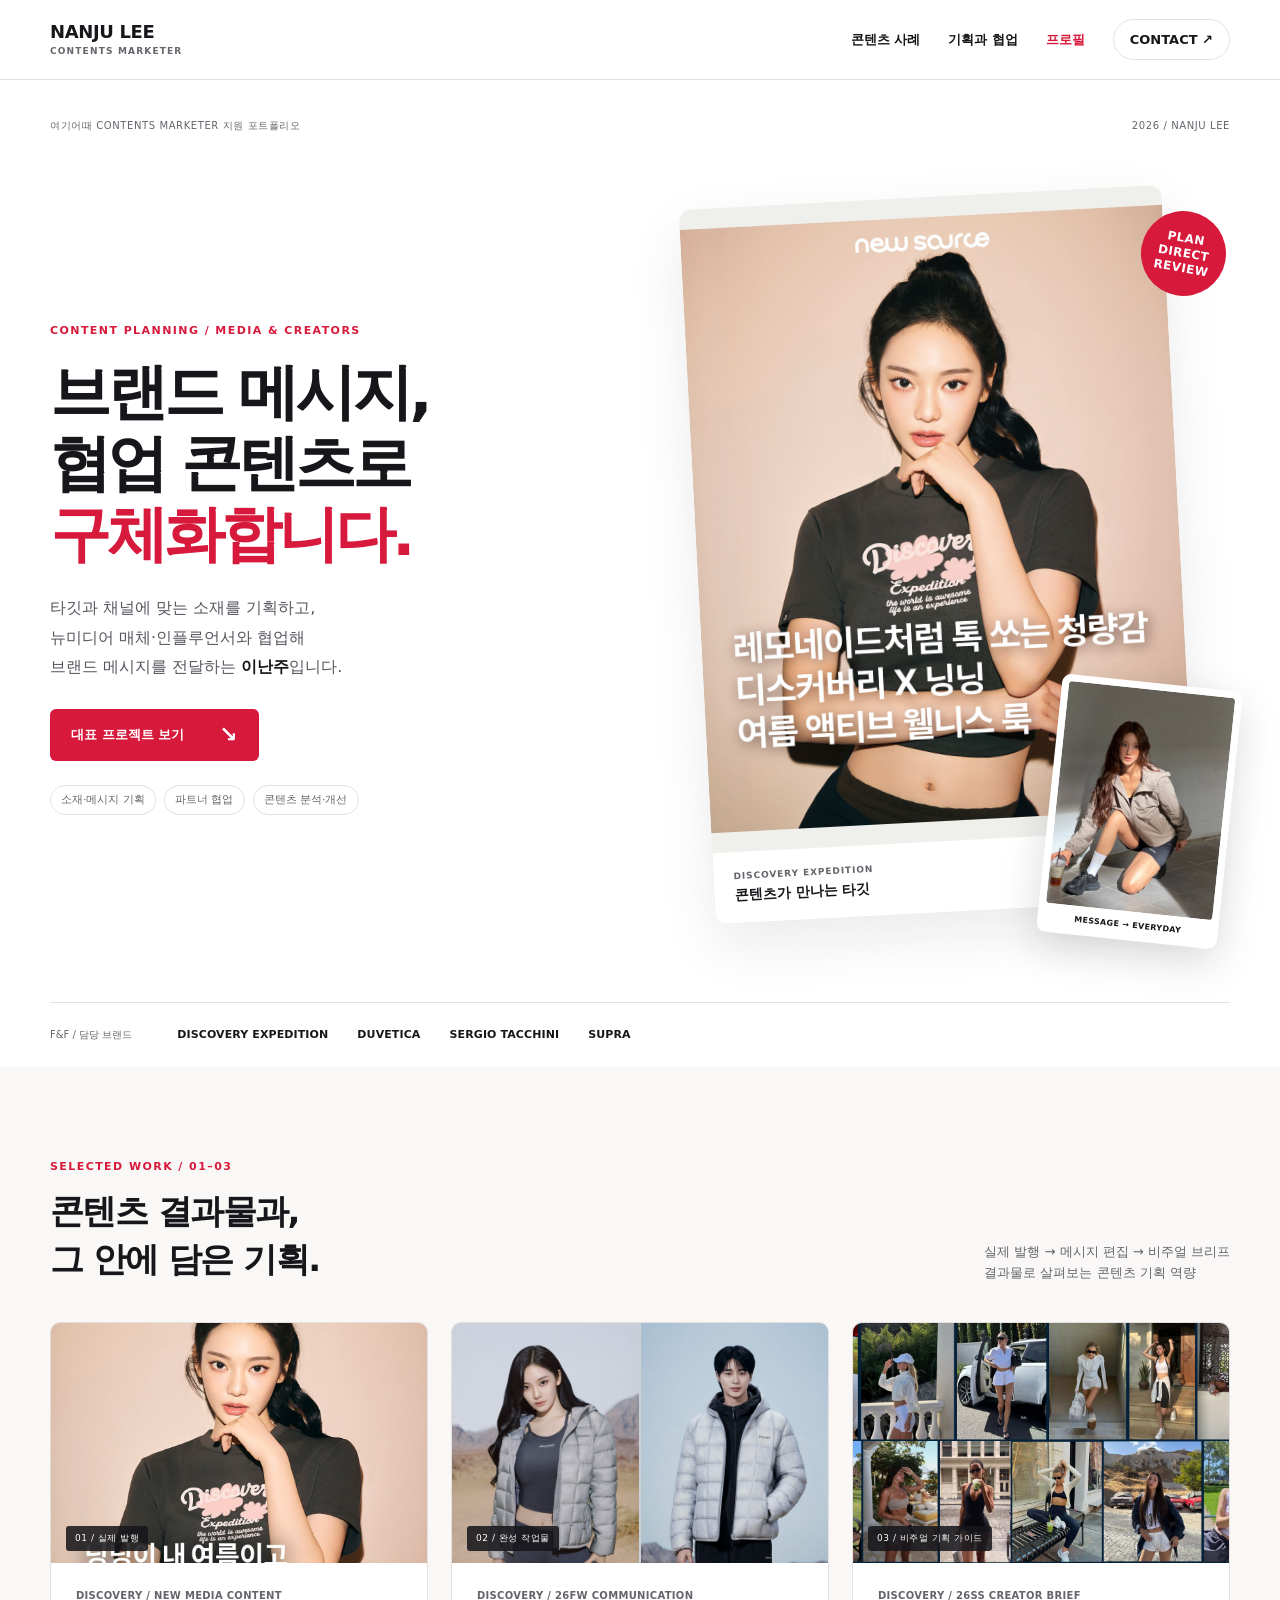
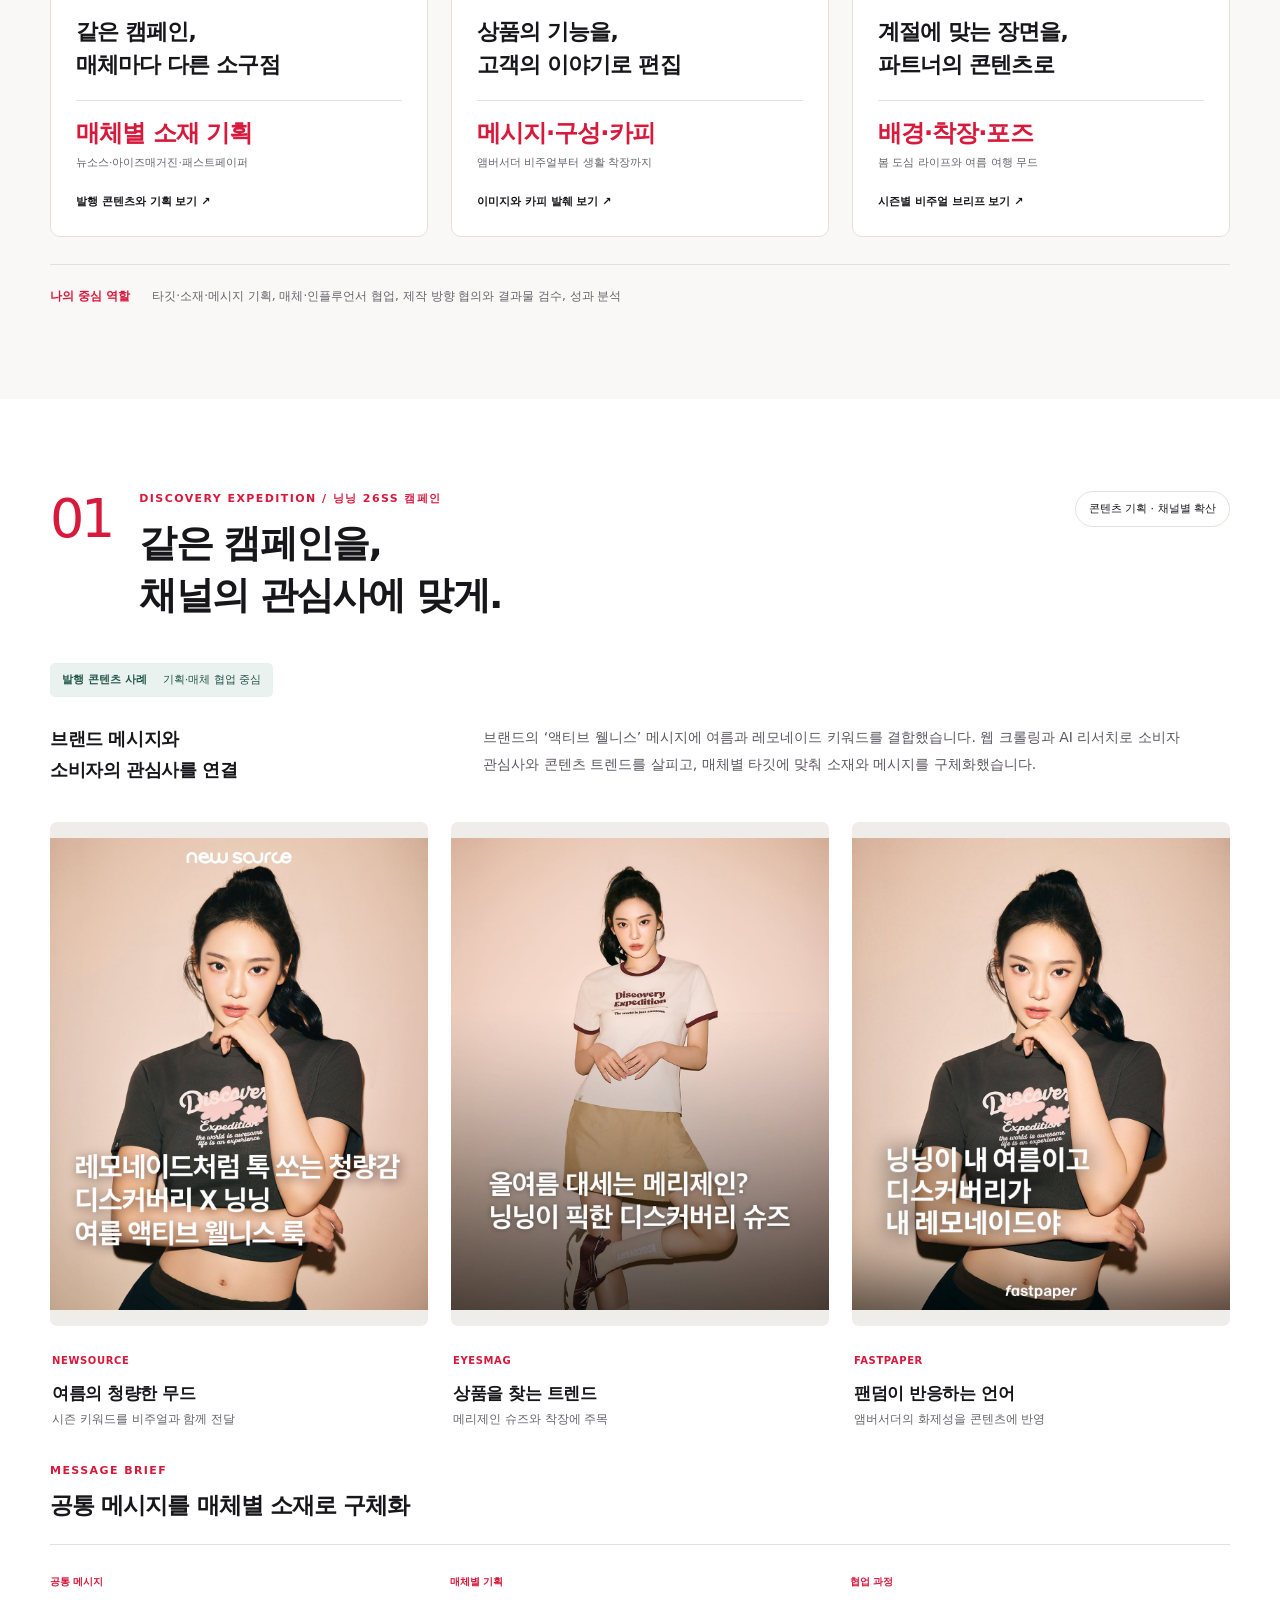
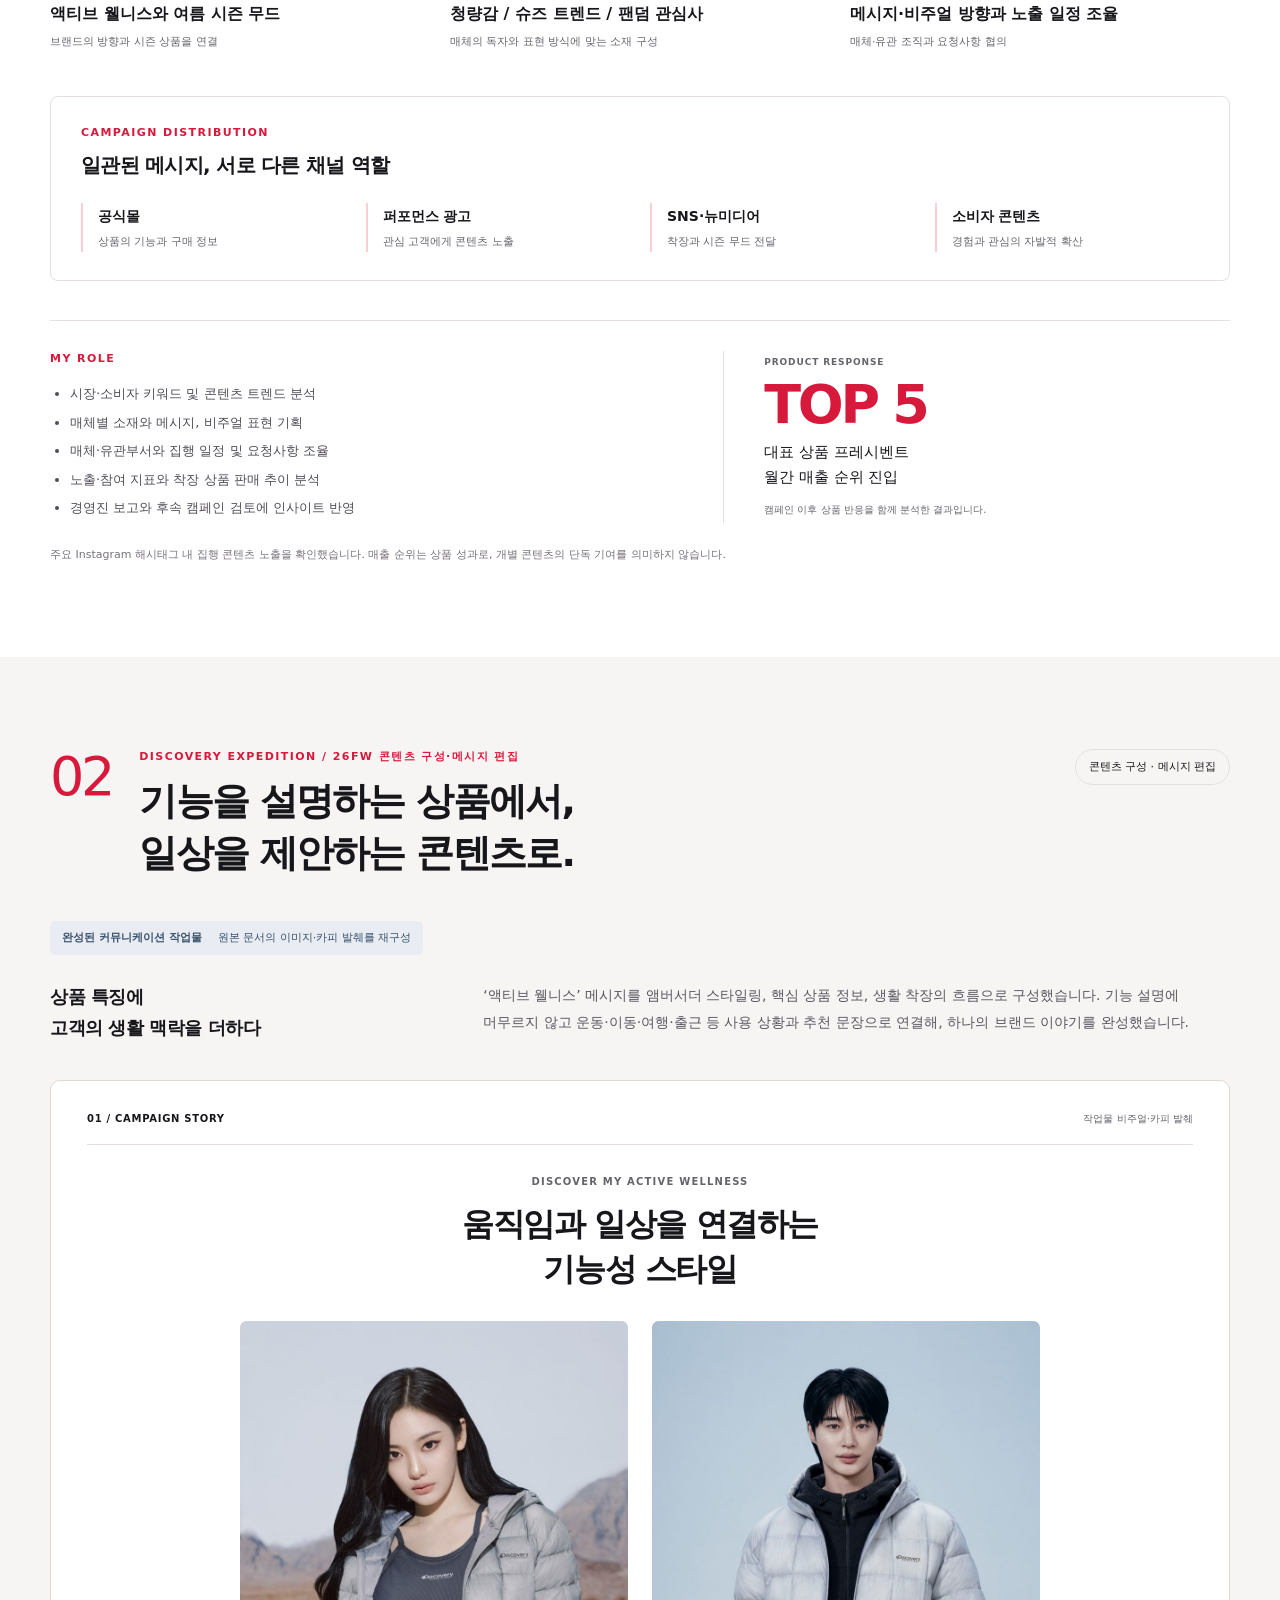
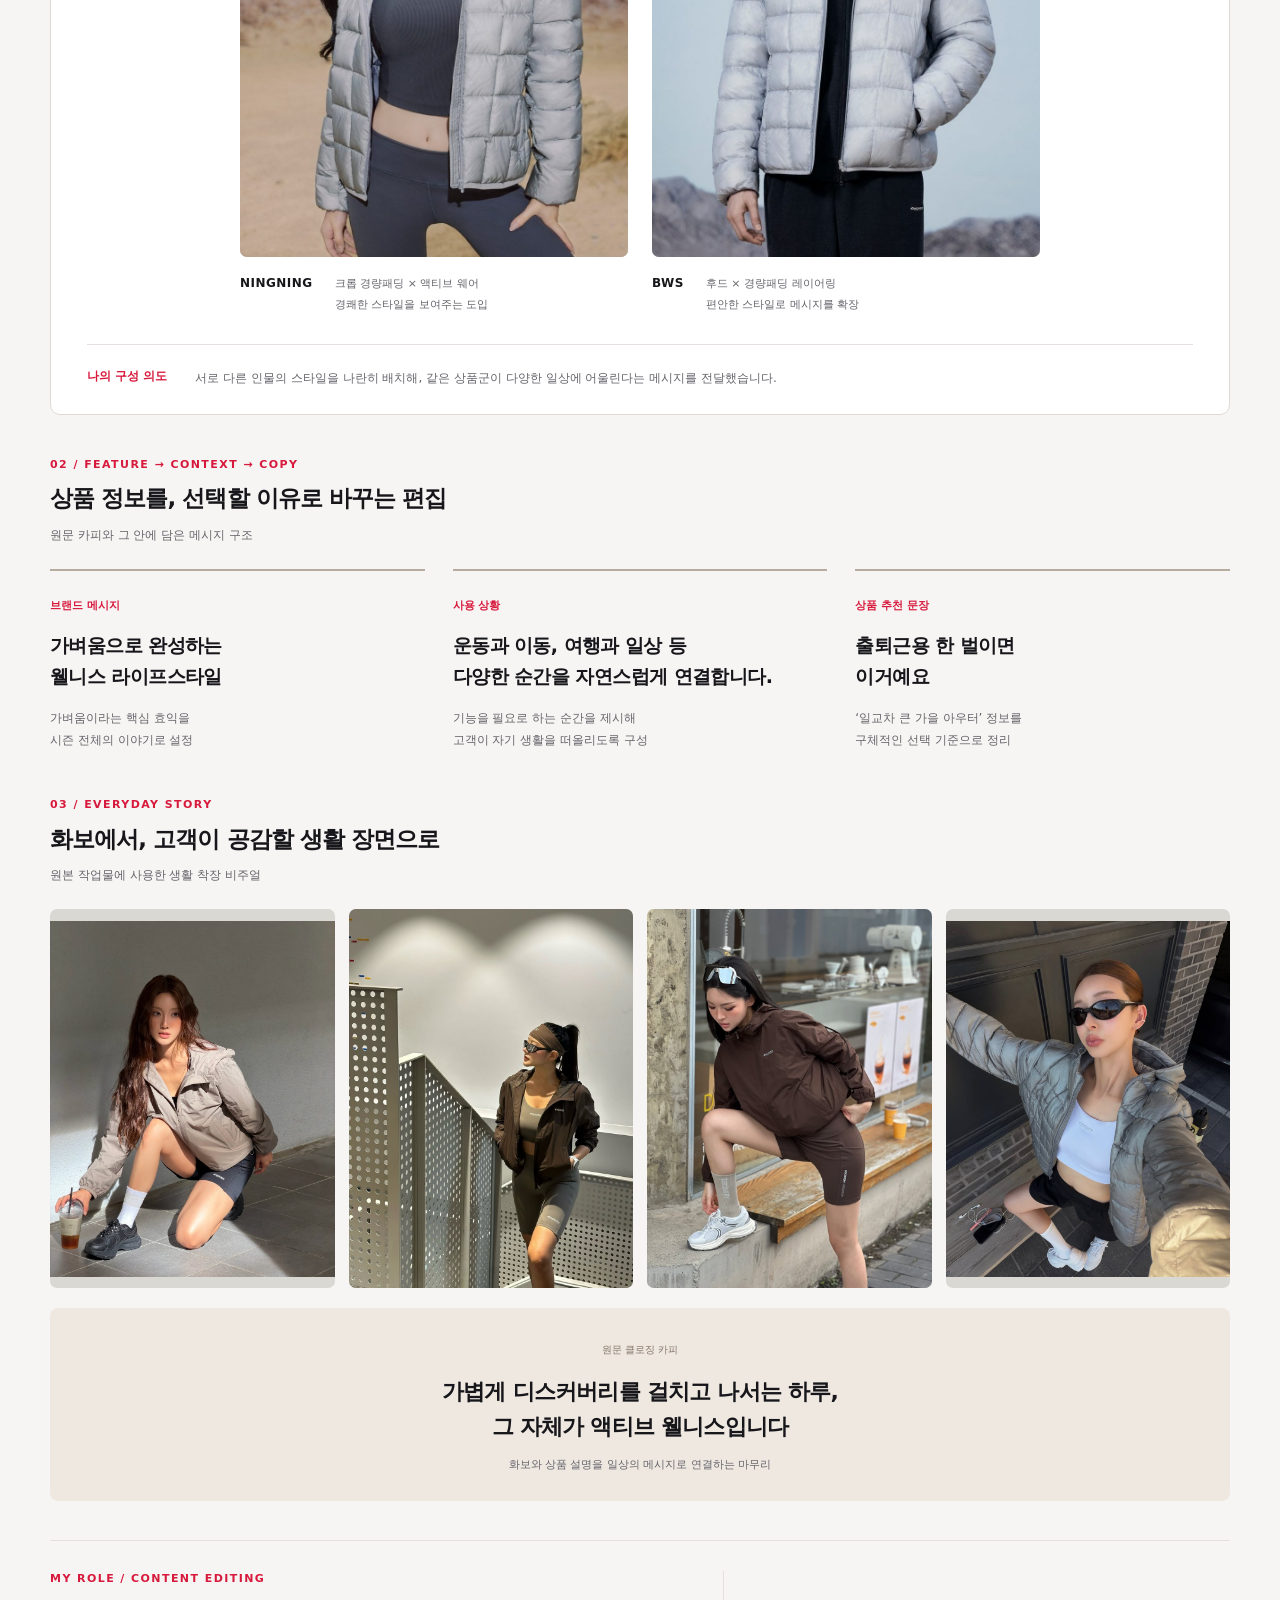
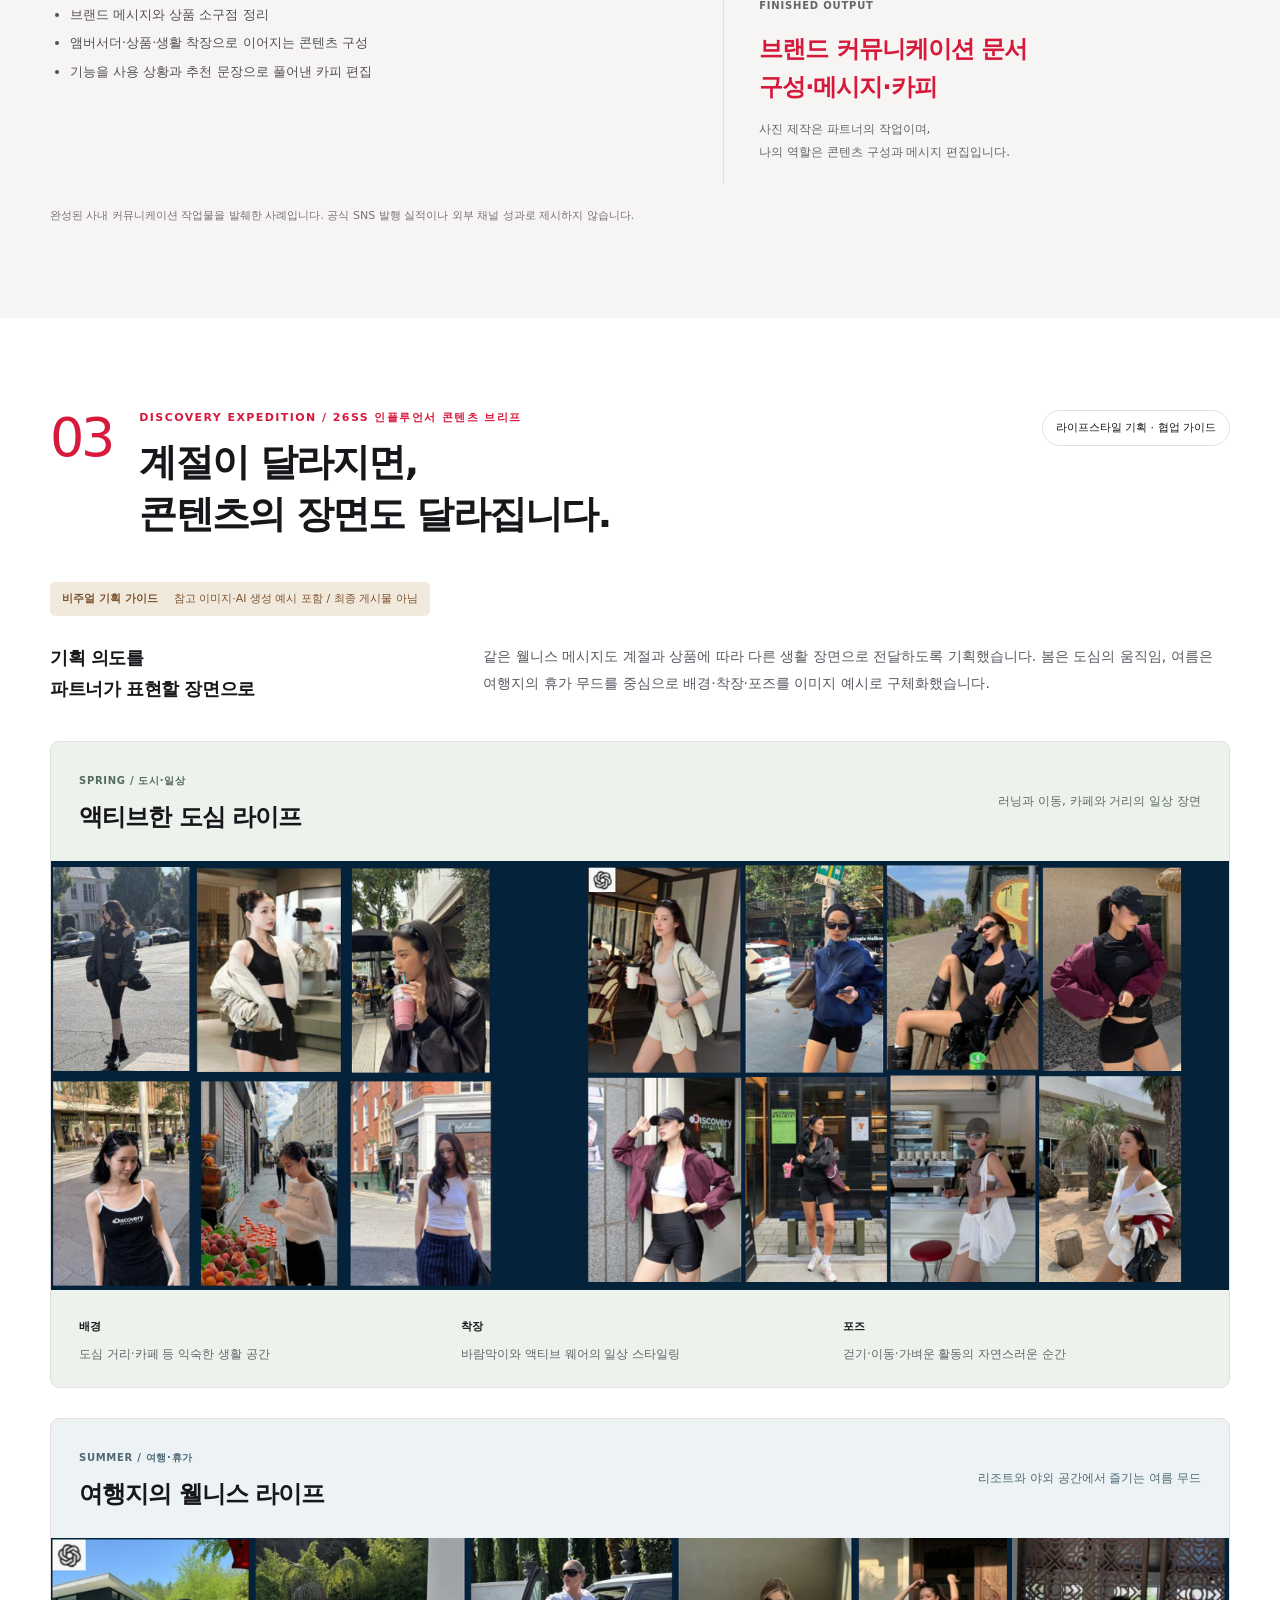
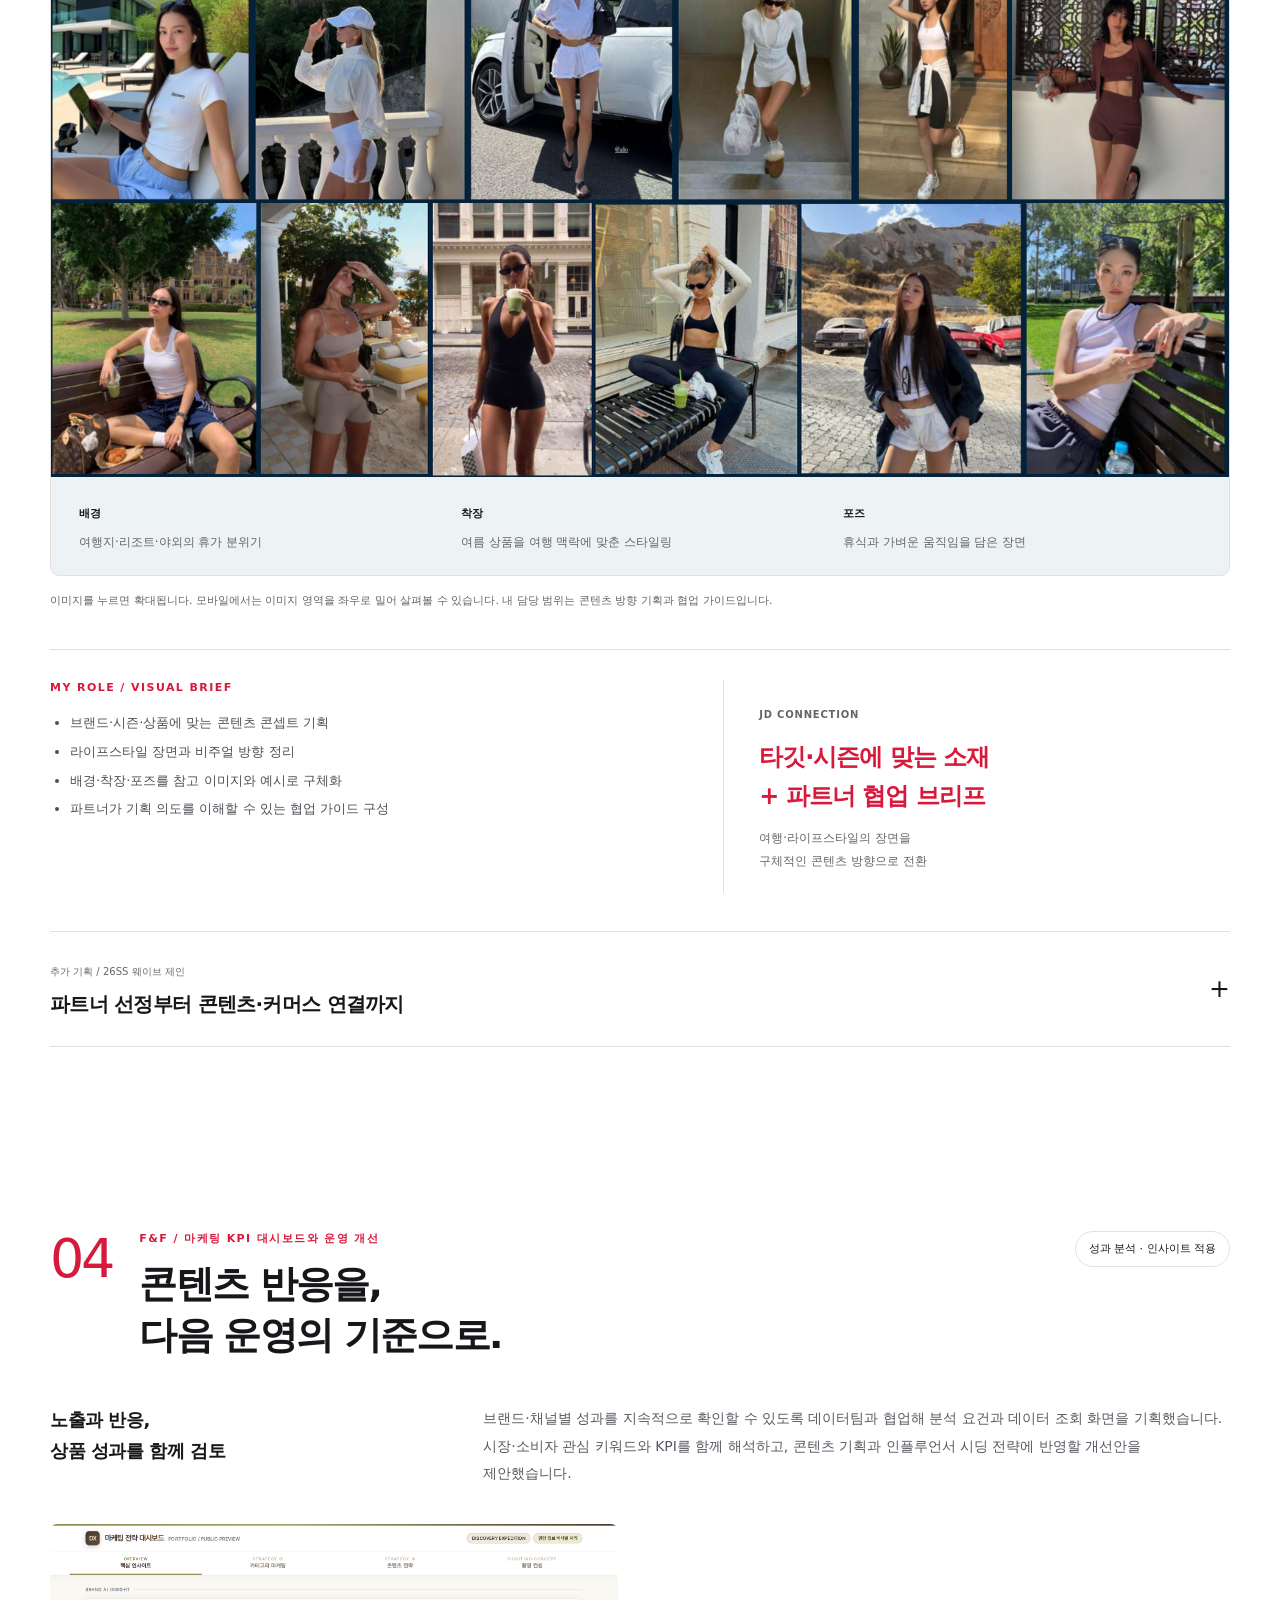
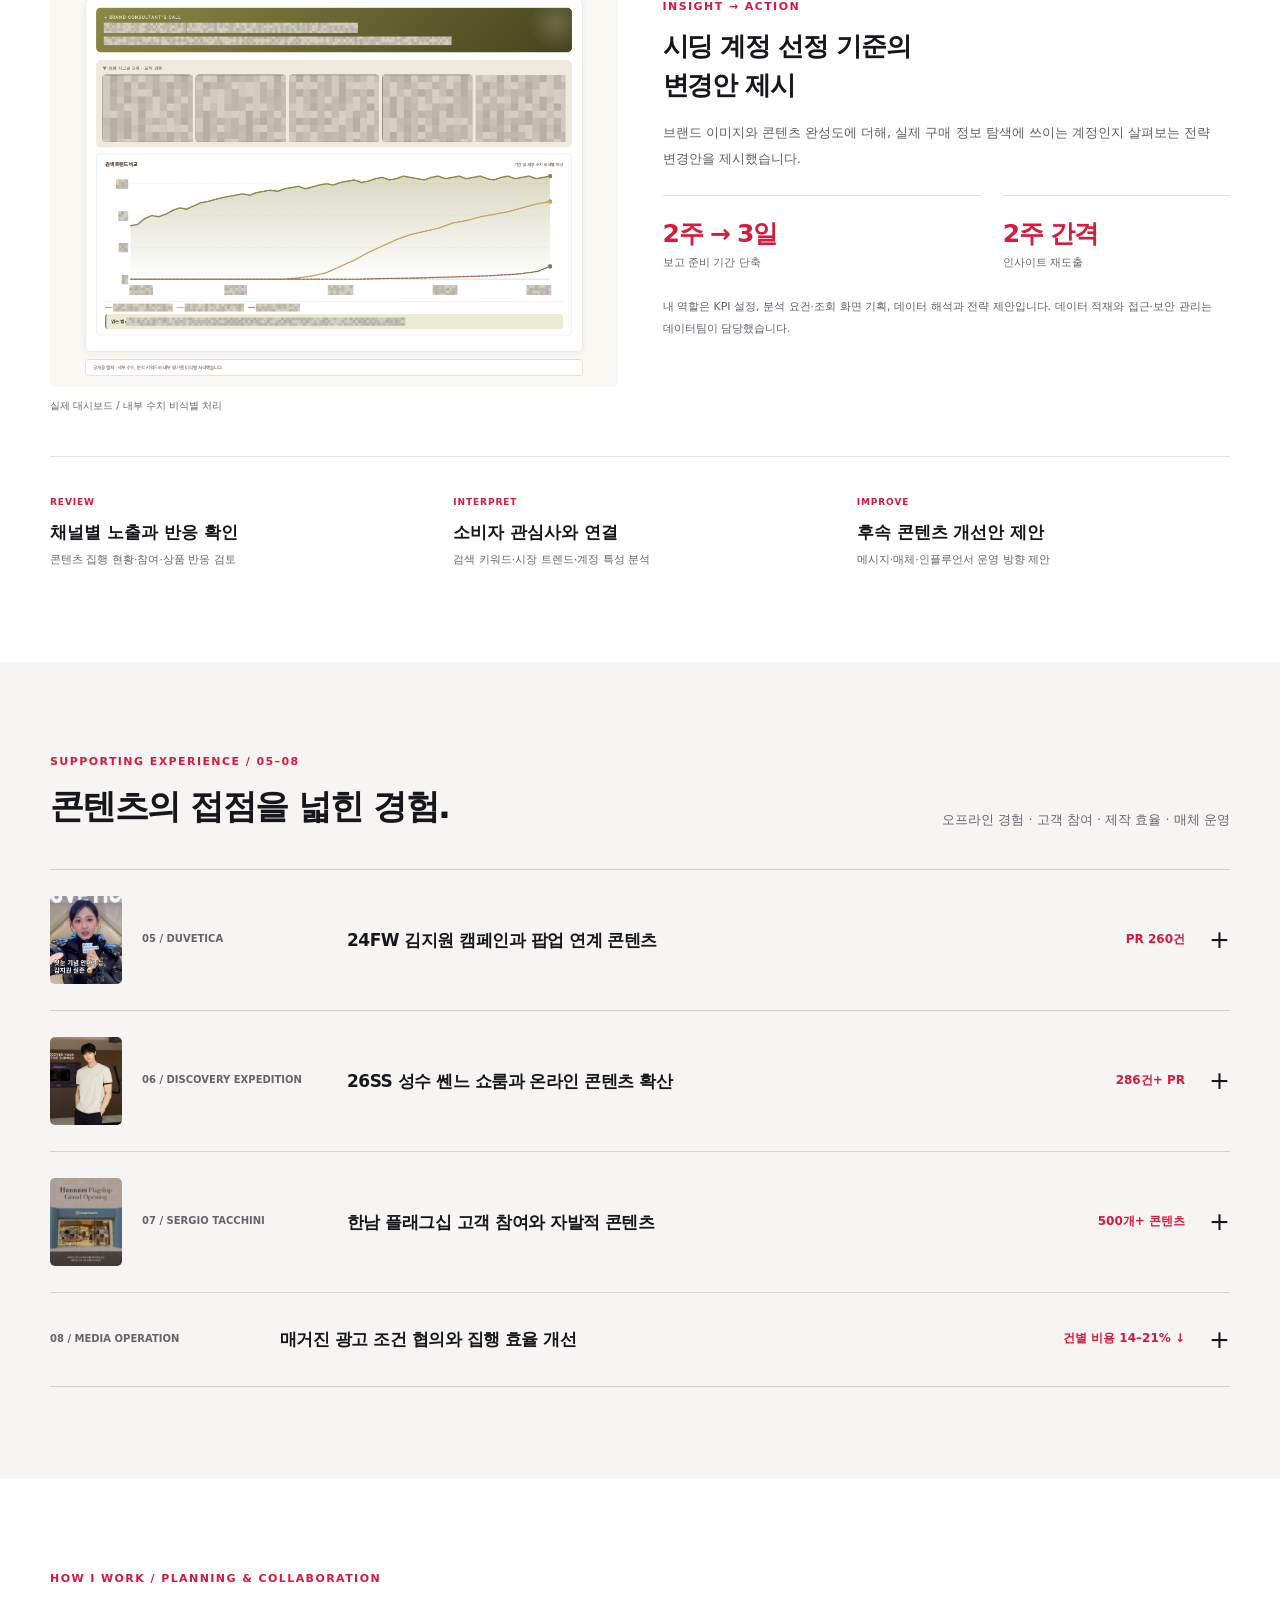
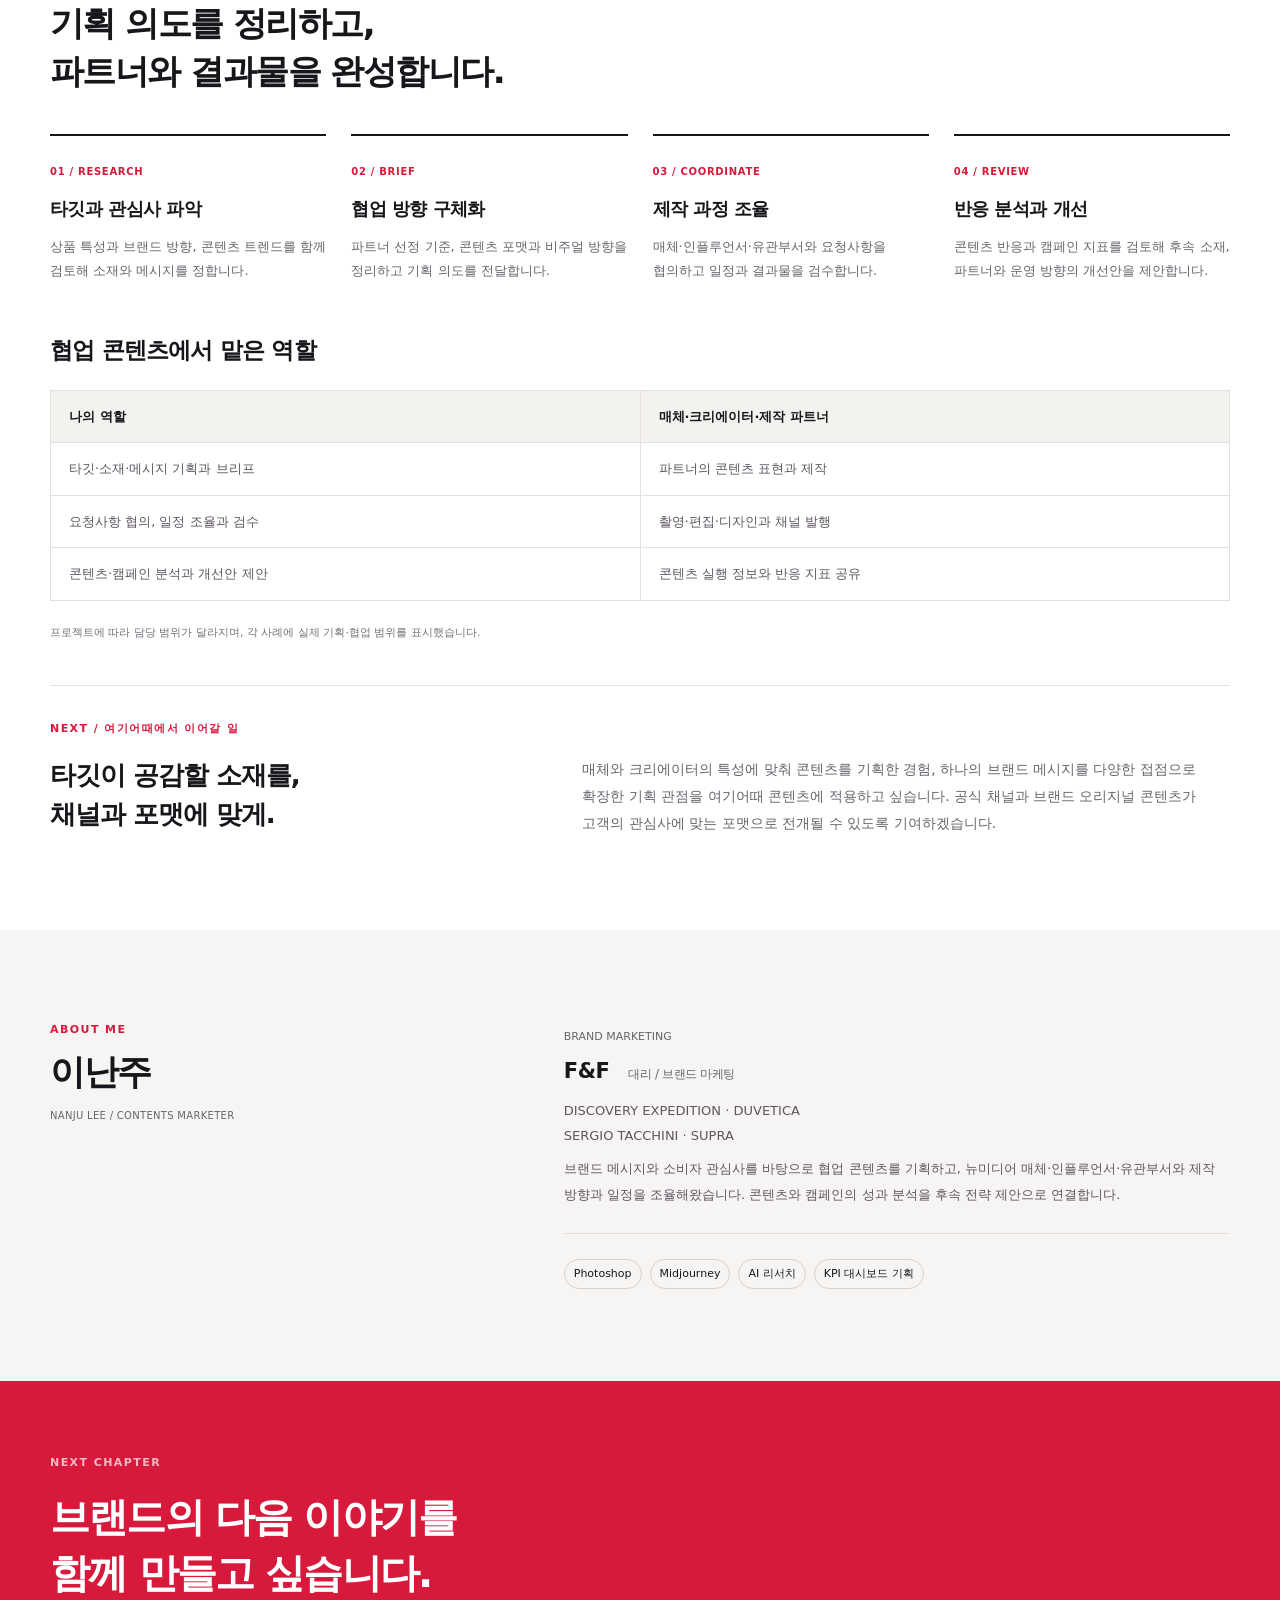
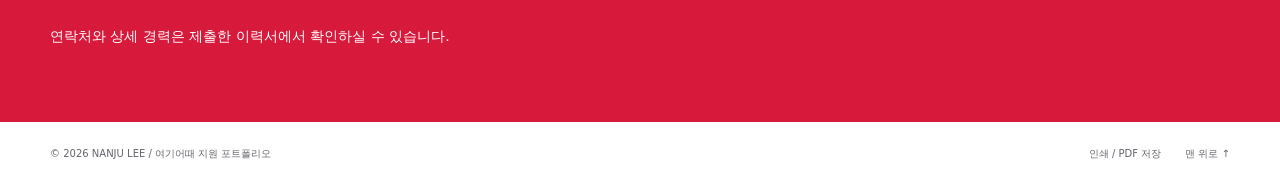
<file: yeogi-contents/index.html>
<!doctype html>
<html lang="ko">
<head>
  <meta charset="utf-8">
  <meta name="viewport" content="width=device-width, initial-scale=1">
  <title>이난주 | 여기어때 Contents Marketer 포트폴리오</title>
  <meta name="description" content="뉴미디어·인플루언서 협업 콘텐츠 기획, 파트너 브리프, 채널별 콘텐츠 확장과 성과 분석 경험을 담은 이난주의 여기어때 지원 포트폴리오.">
  <meta name="robots" content="noindex,nofollow">
  <meta name="theme-color" content="#ec2042">
  <meta property="og:title" content="이난주 | 여기어때 Contents Marketer">
  <meta property="og:description" content="브랜드 메시지를 협업 콘텐츠로 구체화하는 기획. 실제 발행 콘텐츠, 완성된 커뮤니케이션 작업물, 시즌 비주얼 브리프를 소개합니다.">
  <meta property="og:type" content="website">
  <meta property="og:url" content="https://skswn27-max.github.io/portfolio-score/yeogi-contents/">
  <meta property="og:image" content="https://skswn27-max.github.io/portfolio-score/yeogi-contents/assets/ningning-newsource.jpg">
  <link rel="icon" href="data:image/svg+xml,%3Csvg xmlns='http://www.w3.org/2000/svg' viewBox='0 0 64 64'%3E%3Crect width='64' height='64' rx='16' fill='%23ec2042'/%3E%3Ctext x='32' y='43' text-anchor='middle' font-family='Arial' font-weight='700' font-size='28' fill='white'%3ENL%3C/text%3E%3C/svg%3E">
  <link rel="stylesheet" href="styles.css?v=20261013-visual2">
  <script src="app.js?v=20261013-visual2" defer></script>
</head>
<body>
<a class="skip-link" href="#work">프로젝트로 바로 이동</a>
<header class="site-header"><div class="container nav-row"><a class="wordmark" href="#top">NANJU LEE<span>CONTENTS MARKETER</span></a><nav aria-label="주요 메뉴"><a href="#work">콘텐츠 사례</a><a href="#process">기획과 협업</a><a href="#profile">프로필</a><a class="contact-link" href="#contact">CONTACT ↗</a></nav></div><div class="progress" aria-hidden="true"></div></header>
<main id="top">
<section class="hero"><div class="container">
  <div class="hero-meta"><span>여기어때 CONTENTS MARKETER 지원 포트폴리오</span><span>2026 / NANJU LEE</span></div>
  <div class="hero-layout"><div class="hero-copy"><p class="eyebrow">CONTENT PLANNING / MEDIA &amp; CREATORS</p><h1>브랜드 메시지,<br>협업 콘텐츠로<br><em>구체화합니다.</em></h1><p class="intro">타깃과 채널에 맞는 소재를 기획하고,<br>뉴미디어 매체·인플루언서와 협업해<br>브랜드 메시지를 전달하는 <strong>이난주</strong>입니다.</p><a class="button" href="#work">대표 프로젝트 보기 <span>↘</span></a><div class="hero-keywords"><span>소재·메시지 기획</span><span>파트너 협업</span><span>콘텐츠 분석·개선</span></div></div>
  <div class="hero-visual" aria-label="실제 캠페인 콘텐츠 모음"><figure class="hero-photo"><img src="assets/ningning-newsource.jpg" width="1440" height="1800" alt="디스커버리 닝닝 여름 캠페인의 뉴소스 콘텐츠" fetchpriority="high"><figcaption><span>DISCOVERY EXPEDITION</span><b>콘텐츠가 만나는 타깃</b></figcaption></figure><figure class="hero-small"><img src="assets/communication-lifestyle-01.jpg" width="959" height="1200" alt="26FW 커뮤니케이션 작업물에 사용한 생활 착장 비주얼"><figcaption>MESSAGE → EVERYDAY</figcaption></figure><span class="hero-stamp">PLAN<br>DIRECT<br>REVIEW</span></div></div>
  <div class="brand-row"><span>F&amp;F / 담당 브랜드</span><div><b>DISCOVERY EXPEDITION</b><b>DUVETICA</b><b>SERGIO TACCHINI</b><b>SUPRA</b></div></div>
</div></section>
<section class="section selected" id="work"><div class="container"><div class="section-heading"><div><p class="eyebrow">SELECTED WORK / 01–03</p><h2>콘텐츠 결과물과,<br>그 안에 담은 기획.</h2></div><p>실제 발행 → 메시지 편집 → 비주얼 브리프<br>결과물로 살펴보는 콘텐츠 기획 역량</p></div>
<div class="selected-grid">
<a class="selected-card" href="#ningning"><div class="card-image"><img src="assets/ningning-fastpaper.jpg" alt="패스트페이퍼의 디스커버리 닝닝 캠페인 발행 콘텐츠" width="1440" height="1800" loading="lazy"><span>01 / 실제 발행</span></div><div class="card-copy"><p>DISCOVERY / NEW MEDIA CONTENT</p><h3>같은 캠페인,<br>매체마다 다른 소구점</h3><div class="card-result"><strong>매체별 소재 기획</strong><span>뉴소스·아이즈매거진·패스트페이퍼</span></div><b class="read-more">발행 콘텐츠와 기획 보기 ↗</b></div></a>
<a class="selected-card" href="#content-expansion"><div class="card-image cover-pair"><img src="assets/communication-ambassador-01.jpg" width="868" height="1200" alt="26FW 커뮤니케이션 문서의 닝닝 비주얼" loading="lazy"><img src="assets/communication-ambassador-02.jpg" width="868" height="1200" alt="26FW 커뮤니케이션 문서의 변우석 비주얼" loading="lazy"><span>02 / 완성 작업물</span></div><div class="card-copy"><p>DISCOVERY / 26FW COMMUNICATION</p><h3>상품의 기능을,<br>고객의 이야기로 편집</h3><div class="card-result"><strong>메시지·구성·카피</strong><span>앰버서더 비주얼부터 생활 착장까지</span></div><b class="read-more">이미지와 카피 발췌 보기 ↗</b></div></a>
<a class="selected-card" href="#creators"><div class="card-image brief-cover"><img src="assets/ss-summer-guide.jpg" width="1600" height="732" alt="여행·휴가 장면으로 구성한 여름 인플루언서 기획 가이드, 참고 이미지와 AI 예시" loading="lazy"><span>03 / 비주얼 기획 가이드</span></div><div class="card-copy"><p>DISCOVERY / 26SS CREATOR BRIEF</p><h3>계절에 맞는 장면을,<br>파트너의 콘텐츠로</h3><div class="card-result"><strong>배경·착장·포즈</strong><span>봄 도심 라이프와 여름 여행 무드</span></div><b class="read-more">시즌별 비주얼 브리프 보기 ↗</b></div></a>
</div><div class="scope-line"><span>나의 중심 역할</span><p>타깃·소재·메시지 기획, 매체·인플루언서 협업, 제작 방향 협의와 결과물 검수, 성과 분석</p></div></div></section>
<section class="case section" id="ningning"><div class="container">
<div class="case-heading"><span class="case-number">01</span><div><p class="eyebrow">DISCOVERY EXPEDITION / 닝닝 26SS 캠페인</p><h2>같은 캠페인을,<br>채널의 관심사에 맞게.</h2></div><span class="case-tag">콘텐츠 기획 · 채널별 확산</span></div>
<div class="case-status published">발행 콘텐츠 사례 <span>기획·매체 협업 중심</span></div>
<div class="case-intro"><h3>브랜드 메시지와<br>소비자의 관심사를 연결</h3><p>브랜드의 ‘액티브 웰니스’ 메시지에 여름과 레모네이드 키워드를 결합했습니다. 웹 크롤링과 AI 리서치로 소비자 관심사와 콘텐츠 트렌드를 살피고, 매체별 타깃에 맞춰 소재와 메시지를 구체화했습니다.</p></div>
<div class="content-gallery">
<figure><button class="image-button" type="button" data-caption="뉴소스 — 여름과 레모네이드 키워드로 캠페인의 시즌 무드를 전달한 콘텐츠" aria-label="뉴소스 콘텐츠 확대"><img src="assets/ningning-newsource.jpg" width="1440" height="1800" alt="여름과 레모네이드 무드를 전달한 뉴소스의 닝닝 콘텐츠" loading="lazy"></button><figcaption><span>NEWSOURCE</span><h4>여름의 청량한 무드</h4><p>시즌 키워드를 비주얼과 함께 전달</p></figcaption></figure>
<figure><button class="image-button" type="button" data-caption="아이즈매거진 — 메리제인 슈즈 트렌드와 앰버서더 착장을 연결한 콘텐츠" aria-label="아이즈매거진 콘텐츠 확대"><img src="assets/ningning-eyes.jpg" width="1440" height="1800" alt="메리제인 슈즈 트렌드와 닝닝의 착장을 연결한 아이즈매거진 콘텐츠" loading="lazy"></button><figcaption><span>EYESMAG</span><h4>상품을 찾는 트렌드</h4><p>메리제인 슈즈와 착장에 주목</p></figcaption></figure>
<figure><button class="image-button" type="button" data-caption="패스트페이퍼 — 앰버서더의 팬덤 언어를 활용한 캠페인 콘텐츠" aria-label="패스트페이퍼 콘텐츠 확대"><img src="assets/ningning-fastpaper.jpg" width="1440" height="1800" alt="팬덤의 관심사와 언어를 반영한 패스트페이퍼 닝닝 콘텐츠" loading="lazy"></button><figcaption><span>FASTPAPER</span><h4>팬덤이 반응하는 언어</h4><p>앰버서더의 화제성을 콘텐츠에 반영</p></figcaption></figure>
</div>
<div class="planning-block"><div class="block-heading"><p class="eyebrow">MESSAGE BRIEF</p><h3>공통 메시지를 매체별 소재로 구체화</h3></div><div class="brief-matrix"><div><span>공통 메시지</span><strong>액티브 웰니스와 여름 시즌 무드</strong><p>브랜드의 방향과 시즌 상품을 연결</p></div><div><span>매체별 기획</span><strong>청량감 / 슈즈 트렌드 / 팬덤 관심사</strong><p>매체의 독자와 표현 방식에 맞는 소재 구성</p></div><div><span>협업 과정</span><strong>메시지·비주얼 방향과 노출 일정 조율</strong><p>매체·유관 조직과 요청사항 협의</p></div></div></div>
<div class="channel-strip"><p class="eyebrow">CAMPAIGN DISTRIBUTION</p><h3>일관된 메시지, 서로 다른 채널 역할</h3><div class="channel-grid"><div><strong>공식몰</strong><p>상품의 기능과 구매 정보</p></div><div><strong>퍼포먼스 광고</strong><p>관심 고객에게 콘텐츠 노출</p></div><div><strong>SNS·뉴미디어</strong><p>착장과 시즌 무드 전달</p></div><div><strong>소비자 콘텐츠</strong><p>경험과 관심의 자발적 확산</p></div></div></div>
<div class="case-bottom"><div class="role-copy"><p class="eyebrow">MY ROLE</p><ul><li>시장·소비자 키워드 및 콘텐츠 트렌드 분석</li><li>매체별 소재와 메시지, 비주얼 표현 기획</li><li>매체·유관부서와 집행 일정 및 요청사항 조율</li><li>노출·참여 지표와 착장 상품 판매 추이 분석</li><li>경영진 보고와 후속 캠페인 검토에 인사이트 반영</li></ul></div><div class="outcome"><span>PRODUCT RESPONSE</span><strong>TOP 5</strong><p>대표 상품 프레시벤트<br>월간 매출 순위 진입</p><small>캠페인 이후 상품 반응을 함께 분석한 결과입니다.</small></div></div>
<p class="case-note">주요 Instagram 해시태그 내 집행 콘텐츠 노출을 확인했습니다. 매출 순위는 상품 성과로, 개별 콘텐츠의 단독 기여를 의미하지 않습니다.</p>
</div></section>
<section class="case section tinted" id="content-expansion"><div class="container">
<div class="case-heading"><span class="case-number">02</span><div><p class="eyebrow">DISCOVERY EXPEDITION / 26FW 콘텐츠 구성·메시지 편집</p><h2>기능을 설명하는 상품에서,<br>일상을 제안하는 콘텐츠로.</h2></div><span class="case-tag">콘텐츠 구성 · 메시지 편집</span></div>
<div class="case-status completed">완성된 커뮤니케이션 작업물 <span>원본 문서의 이미지·카피 발췌를 재구성</span></div>
<div class="case-intro"><h3>상품 특징에<br>고객의 생활 맥락을 더하다</h3><p>‘액티브 웰니스’ 메시지를 앰버서더 스타일링, 핵심 상품 정보, 생활 착장의 흐름으로 구성했습니다. 기능 설명에 머무르지 않고 운동·이동·여행·출근 등 사용 상황과 추천 문장으로 연결해, 하나의 브랜드 이야기를 완성했습니다.</p></div>
<div class="communication-excerpt">
  <div class="excerpt-top"><span>01 / CAMPAIGN STORY</span><small>작업물 비주얼·카피 발췌</small></div>
  <div class="excerpt-heading"><p>DISCOVER MY ACTIVE WELLNESS</p><h3>움직임과 일상을 연결하는<br>기능성 스타일</h3></div>
  <div class="ambassador-gallery">
    <figure><button class="image-button" type="button" aria-label="26FW 닝닝 비주얼 확대" data-caption="26FW 커뮤니케이션 작업물의 앰버서더 비주얼 — 콘텐츠 구성·메시지 편집 사례"><img src="assets/communication-ambassador-01.jpg" width="868" height="1200" alt="경량패딩과 액티브 웨어를 믹스한 닝닝 캠페인 비주얼" loading="lazy"></button><figcaption><b>NINGNING</b><span>크롭 경량패딩 × 액티브 웨어<br>경쾌한 스타일을 보여주는 도입</span></figcaption></figure>
    <figure><button class="image-button" type="button" aria-label="26FW 변우석 비주얼 확대" data-caption="26FW 커뮤니케이션 작업물의 앰버서더 비주얼 — 콘텐츠 구성·메시지 편집 사례"><img src="assets/communication-ambassador-02.jpg" width="868" height="1200" alt="후드와 경량패딩을 레이어드한 변우석 캠페인 비주얼" loading="lazy"></button><figcaption><b>BWS</b><span>후드 × 경량패딩 레이어링<br>편안한 스타일로 메시지를 확장</span></figcaption></figure>
  </div>
  <div class="editorial-comment"><span>나의 구성 의도</span><p>서로 다른 인물의 스타일을 나란히 배치해, 같은 상품군이 다양한 일상에 어울린다는 메시지를 전달했습니다.</p></div>
</div>
<div class="copy-evidence">
  <div class="block-heading"><p class="eyebrow">02 / FEATURE → CONTEXT → COPY</p><h3>상품 정보를, 선택할 이유로 바꾸는 편집</h3><p>원문 카피와 그 안에 담은 메시지 구조</p></div>
  <div class="copy-evidence-grid"><article><span>브랜드 메시지</span><blockquote>가벼움으로 완성하는<br>웰니스 라이프스타일</blockquote><p>가벼움이라는 핵심 효익을<br>시즌 전체의 이야기로 설정</p></article><article><span>사용 상황</span><blockquote>운동과 이동, 여행과 일상 등<br>다양한 순간을 자연스럽게 연결합니다.</blockquote><p>기능을 필요로 하는 순간을 제시해<br>고객이 자기 생활을 떠올리도록 구성</p></article><article><span>상품 추천 문장</span><blockquote>출퇴근용 한 벌이면<br>이거예요</blockquote><p>‘일교차 큰 가을 아우터’ 정보를<br>구체적인 선택 기준으로 정리</p></article></div>
</div>
<div class="lifestyle-excerpt">
  <div class="block-heading"><p class="eyebrow">03 / EVERYDAY STORY</p><h3>화보에서, 고객이 공감할 생활 장면으로</h3><p>원본 작업물에 사용한 생활 착장 비주얼</p></div>
  <div class="lifestyle-gallery">
    <button class="image-button" type="button" aria-label="생활 착장 비주얼 1 확대" data-caption="26FW 커뮤니케이션 작업물의 생활 착장 비주얼 1 — 상품과 생활 맥락을 연결한 콘텐츠 구성"><img src="assets/communication-lifestyle-01.jpg" width="959" height="1200" alt="야외에서 아우터와 액티브 웨어를 매치한 생활 착장" loading="lazy"></button>
    <button class="image-button" type="button" aria-label="생활 착장 비주얼 2 확대" data-caption="26FW 커뮤니케이션 작업물의 생활 착장 비주얼 2 — 상품과 생활 맥락을 연결한 콘텐츠 구성"><img src="assets/communication-lifestyle-02.jpg" width="900" height="1200" alt="햇빛이 드는 도심에서 활동적인 착장을 보여주는 비주얼" loading="lazy"></button>
    <button class="image-button" type="button" aria-label="생활 착장 비주얼 3 확대" data-caption="26FW 커뮤니케이션 작업물의 생활 착장 비주얼 3 — 상품과 생활 맥락을 연결한 콘텐츠 구성"><img src="assets/communication-lifestyle-03.jpg" width="900" height="1200" alt="카페 공간에서 기능성 아우터를 착용한 생활 비주얼" loading="lazy"></button>
    <button class="image-button" type="button" aria-label="생활 착장 비주얼 4 확대" data-caption="26FW 커뮤니케이션 작업물의 생활 착장 비주얼 4 — 상품과 생활 맥락을 연결한 콘텐츠 구성"><img src="assets/communication-lifestyle-04.jpg" width="960" height="1200" alt="일상 공간에서 경량패딩과 액티브 웨어를 매치한 착장" loading="lazy"></button>
  </div>
  <div class="closing-copy"><span>원문 클로징 카피</span><blockquote>가볍게 디스커버리를 걸치고 나서는 하루,<br>그 자체가 액티브 웰니스입니다</blockquote><p>화보와 상품 설명을 일상의 메시지로 연결하는 마무리</p></div>
</div>
<div class="case-bottom"><div class="role-copy"><p class="eyebrow">MY ROLE / CONTENT EDITING</p><ul><li>브랜드 메시지와 상품 소구점 정리</li><li>앰버서더·상품·생활 착장으로 이어지는 콘텐츠 구성</li><li>기능을 사용 상황과 추천 문장으로 풀어낸 카피 편집</li></ul></div><div class="planning-output"><span>FINISHED OUTPUT</span><h3>브랜드 커뮤니케이션 문서<br>구성·메시지·카피</h3><p>사진 제작은 파트너의 작업이며,<br>나의 역할은 콘텐츠 구성과 메시지 편집입니다.</p></div></div>
<p class="case-note">완성된 사내 커뮤니케이션 작업물을 발췌한 사례입니다. 공식 SNS 발행 실적이나 외부 채널 성과로 제시하지 않습니다.</p>
</div></section>
<section class="case section" id="creators"><div class="container">
<div class="case-heading"><span class="case-number">03</span><div><p class="eyebrow">DISCOVERY EXPEDITION / 26SS 인플루언서 콘텐츠 브리프</p><h2>계절이 달라지면,<br>콘텐츠의 장면도 달라집니다.</h2></div><span class="case-tag">라이프스타일 기획 · 협업 가이드</span></div>
<div class="case-status planned">비주얼 기획 가이드 <span>참고 이미지·AI 생성 예시 포함 / 최종 게시물 아님</span></div>
<div class="case-intro"><h3>기획 의도를<br>파트너가 표현할 장면으로</h3><p>같은 웰니스 메시지도 계절과 상품에 따라 다른 생활 장면으로 전달하도록 기획했습니다. 봄은 도심의 움직임, 여름은 여행지의 휴가 무드를 중심으로 배경·착장·포즈를 이미지 예시로 구체화했습니다.</p></div>
<figure class="visual-brief spring-visual"><figcaption><div><span>SPRING / 도시·일상</span><h3>액티브한 도심 라이프</h3></div><p>러닝과 이동, 카페와 거리의 일상 장면</p></figcaption><div class="guide-scroll"><button class="image-button" type="button" aria-label="봄 시즌 인플루언서 비주얼 가이드 확대" data-caption="봄 도심 라이프스타일 — 배경·착장·포즈 방향을 구체화한 시즌 콘텐츠 기획 가이드. 참고 이미지와 AI 생성 예시가 포함되어 있으며 최종 협업 게시물이 아닙니다."><img src="assets/ss-spring-guide.jpg" width="1600" height="582" alt="도심 거리와 카페를 배경으로 한 봄 인플루언서 기획 가이드, 참고 이미지와 AI 예시" loading="lazy"></button></div><div class="brief-notes"><div><b>배경</b><p>도심 거리·카페 등 익숙한 생활 공간</p></div><div><b>착장</b><p>바람막이와 액티브 웨어의 일상 스타일링</p></div><div><b>포즈</b><p>걷기·이동·가벼운 활동의 자연스러운 순간</p></div></div></figure>
<figure class="visual-brief summer-visual"><figcaption><div><span>SUMMER / 여행·휴가</span><h3>여행지의 웰니스 라이프</h3></div><p>리조트와 야외 공간에서 즐기는 여름 무드</p></figcaption><div class="guide-scroll"><button class="image-button" type="button" aria-label="여름 시즌 인플루언서 비주얼 가이드 확대" data-caption="여름 여행·휴가 라이프스타일 — 배경·착장·포즈 방향을 구체화한 시즌 콘텐츠 기획 가이드. 참고 이미지와 AI 생성 예시가 포함되어 있으며 최종 협업 게시물이 아닙니다."><img src="assets/ss-summer-guide.jpg" width="1600" height="732" alt="리조트와 여행 공간을 배경으로 한 여름 인플루언서 기획 가이드, 참고 이미지와 AI 예시" loading="lazy"></button></div><div class="brief-notes"><div><b>배경</b><p>여행지·리조트·야외의 휴가 분위기</p></div><div><b>착장</b><p>여름 상품을 여행 맥락에 맞춘 스타일링</p></div><div><b>포즈</b><p>휴식과 가벼운 움직임을 담은 장면</p></div></div></figure>
<p class="image-hint">이미지를 누르면 확대됩니다. 모바일에서는 이미지 영역을 좌우로 밀어 살펴볼 수 있습니다. 내 담당 범위는 콘텐츠 방향 기획과 협업 가이드입니다.</p>
<div class="case-bottom"><div class="role-copy"><p class="eyebrow">MY ROLE / VISUAL BRIEF</p><ul><li>브랜드·시즌·상품에 맞는 콘텐츠 콘셉트 기획</li><li>라이프스타일 장면과 비주얼 방향 정리</li><li>배경·착장·포즈를 참고 이미지와 예시로 구체화</li><li>파트너가 기획 의도를 이해할 수 있는 협업 가이드 구성</li></ul></div><div class="planning-output"><span>JD CONNECTION</span><h3>타깃·시즌에 맞는 소재<br>+ 파트너 협업 브리프</h3><p>여행·라이프스타일의 장면을<br>구체적인 콘텐츠 방향으로 전환</p></div></div>
<details class="proposal-support"><summary><div><span>추가 기획 / 26SS 웨이브 제인</span><h3>파트너 선정부터 콘텐츠·커머스 연결까지</h3></div><b aria-hidden="true">+</b></summary><div class="proposal-body"><p>여름 슈즈의 메리제인 스타일과 기능을 함께 전달하기 위한 협업 제안입니다. 완성된 발행 사례와 구분해 선정 기준과 제안 포맷을 정리했습니다.</p><div class="criteria-grid"><div><span>01</span><h4>브랜드 이미지</h4><p>상품의 무드와 라이프스타일</p></div><div><span>02</span><h4>시청자 적합성</h4><p>상품에 관심을 가질 타깃</p></div><div><span>03</span><h4>콘텐츠 반응</h4><p>최근 콘텐츠의 조회와 반응</p></div><div><span>04</span><h4>커머스 경험</h4><p>추천과 구매 접점 연결</p></div></div><div class="proposal-formats"><article><span>추천형 영상</span><h4>여름에 자주 신는 슈즈</h4><p>일상 착장·추천 콘텐츠 → 댓글 참여·라이브 커머스 연계안</p></article><article><span>정보형 영상</span><h4>나에게 맞는 슈즈 선택</h4><p>체형·스타일별 선택 기준 → 상품 큐레이션 기획전 연계안</p></article></div><p class="case-note">파트너 선정 기준·콘텐츠 포맷·채널 연계안을 제안한 기획 사례이며, 실제 촬영·발행 결과나 달성 성과로 제시하지 않습니다.</p></div></details>
</div></section>
<section class="case section" id="analysis"><div class="container">
<div class="case-heading"><span class="case-number">04</span><div><p class="eyebrow">F&amp;F / 마케팅 KPI 대시보드와 운영 개선</p><h2>콘텐츠 반응을,<br>다음 운영의 기준으로.</h2></div><span class="case-tag">성과 분석 · 인사이트 적용</span></div>
<div class="case-intro"><h3>노출과 반응,<br>상품 성과를 함께 검토</h3><p>브랜드·채널별 성과를 지속적으로 확인할 수 있도록 데이터팀과 협업해 분석 요건과 데이터 조회 화면을 기획했습니다. 시장·소비자 관심 키워드와 KPI를 함께 해석하고, 콘텐츠 기획과 인플루언서 시딩 전략에 반영할 개선안을 제안했습니다.</p></div>
<div class="analytics-layout"><figure class="dashboard"><button class="image-button" type="button" data-caption="실제 마케팅 전략 대시보드 — 내부 평가, 수치와 미공개 전략은 비식별 처리" aria-label="마케팅 대시보드 확대"><img src="assets/dashboard-analysis.png" width="2160" height="1760" alt="비식별 처리된 마케팅 전략 대시보드" loading="lazy"></button><figcaption>실제 대시보드 / 내부 수치 비식별 처리</figcaption></figure><div class="analytics-copy"><p class="eyebrow">INSIGHT → ACTION</p><h3>시딩 계정 선정 기준의<br>변경안 제시</h3><p>브랜드 이미지와 콘텐츠 완성도에 더해, 실제 구매 정보 탐색에 쓰이는 계정인지 살펴보는 전략 변경안을 제시했습니다.</p><div class="metric-row"><div><strong>2주 → 3일</strong><span>보고 준비 기간 단축</span></div><div><strong>2주 간격</strong><span>인사이트 재도출</span></div></div><p class="case-note">내 역할은 KPI 설정, 분석 요건·조회 화면 기획, 데이터 해석과 전략 제안입니다. 데이터 적재와 접근·보안 관리는 데이터팀이 담당했습니다.</p></div></div>
<div class="review-row"><div><span>REVIEW</span><h3>채널별 노출과 반응 확인</h3><p>콘텐츠 집행 현황·참여·상품 반응 검토</p></div><div><span>INTERPRET</span><h3>소비자 관심사와 연결</h3><p>검색 키워드·시장 트렌드·계정 특성 분석</p></div><div><span>IMPROVE</span><h3>후속 콘텐츠 개선안 제안</h3><p>메시지·매체·인플루언서 운영 방향 제안</p></div></div>
</div></section>
<section class="section archive tinted" id="more"><div class="container"><div class="section-heading"><div><p class="eyebrow">SUPPORTING EXPERIENCE / 05–08</p><h2>콘텐츠의 접점을 넓힌 경험.</h2></div><p>오프라인 경험 · 고객 참여 · 제작 효율 · 매체 운영</p></div>
<details class="archive-item photo-archive"><summary><img class="archive-thumb" src="assets/duvetica-campaign.jpeg" alt="김지원 팝업 인터뷰 콘텐츠" width="72" height="88" loading="lazy"><span>05 / DUVETICA</span><h3>24FW 김지원 캠페인과 팝업 연계 콘텐츠</h3><b>PR 260건</b><i aria-hidden="true">+</i></summary><div class="archive-body"><figure class="archive-figure"><button class="image-button" type="button" data-caption="김지원 팝업 현장 인터뷰형 세로 콘텐츠 — Daily Fashion News 콘텐츠 캡처" aria-label="듀베티카 현장 인터뷰 확대"><img src="assets/duvetica-campaign.jpeg" width="970" height="1726" alt="김지원의 듀베티카 팝업 현장 인터뷰형 세로 콘텐츠 캡처" loading="lazy"></button><figcaption>현장 인터뷰형 세로 콘텐츠</figcaption></figure><div><p>앰버서더 캠페인과 더현대 서울 팝업을 PR·옥외·디지털 콘텐츠로 연결했습니다. 채널별 메시지와 비주얼의 일관성, 제작·검수·배포 일정을 관리했습니다.</p><p><strong>담당 업무</strong> 캠페인 메시지와 KPI·예산 수립, 제작·배포 일정 조율, 유관부서·대행사 협업, 성과 보고</p><p class="archive-stat">프로젝트 PR 260건 / 2025년 상반기 BEP 개선에 기여</p><p class="case-note">캠페인 전체 성과이며 개별 콘텐츠의 단독 매출 기여로 표시하지 않았습니다.</p></div></div></details>
<details class="archive-item photo-archive"><summary><img class="archive-thumb" src="assets/discovery-ambassador.jpg" alt="변우석 쇼룸 연계 콘텐츠" width="72" height="88" loading="lazy"><span>06 / DISCOVERY EXPEDITION</span><h3>26SS 성수 쎈느 쇼룸과 온라인 콘텐츠 확산</h3><b>286건+ PR</b><i aria-hidden="true">+</i></summary><div class="archive-body"><img src="assets/discovery-ambassador.jpg" width="1440" height="1800" alt="변우석 앰버서더와 연계한 디스커버리 쇼룸 콘텐츠" loading="lazy"><div><p>변우석 캠페인과 상품 전시, 러닝 체험, 앰버서더 행사를 매체·SNS 콘텐츠로 연결해 ‘액티브 웰니스’ 메시지를 확산했습니다.</p><p><strong>담당 업무</strong> 현장·홍보 콘텐츠 일정과 요청사항 조율, 접점별 톤앤매너 관리, 매체·인플루언서 콘텐츠 반응 분석 및 보고</p><p class="archive-stat">39개 매체 / 기사 보도 286건 이상</p><p class="case-note">행사 전체 성과이며 행사 결과 보고서 집계 기준입니다.</p></div></div></details>
<details class="archive-item photo-archive"><summary><img class="archive-thumb" src="assets/sergio-opening.jpg" alt="한남 플래그십 오픈 콘텐츠" width="72" height="88" loading="lazy"><span>07 / SERGIO TACCHINI</span><h3>한남 플래그십 고객 참여와 자발적 콘텐츠</h3><b>500개+ 콘텐츠</b><i aria-hidden="true">+</i></summary><div class="archive-body"><img src="assets/sergio-opening.jpg" width="1440" height="1797" alt="세르지오 타키니 한남 플래그십 오픈 콘텐츠" loading="lazy"><div><p>셀럽 행사, 협업 사은품, AI 포토부스와 지역 공간 프로모션을 기획해 매장 방문 경험이 온라인 공유로 이어지도록 구성했습니다.</p><p><strong>담당 업무</strong> 행사 타임라인과 운영 프로세스, 고객 프로모션, 지역 공간과 온라인 연계 기획</p><p class="archive-stat">매장 관련 오가닉 콘텐츠 500개 이상</p><p class="case-note">셀럽 행사와 고객 참여 프로모션을 포함한 프로젝트 전체 성과입니다.</p></div></div></details>
<details class="archive-item"><summary><span>08 / MEDIA OPERATION</span><h3>매거진 광고 조건 협의와 집행 효율 개선</h3><b>건별 비용 14–21% ↓</b><i aria-hidden="true">+</i></summary><div class="archive-body text-only"><div><p>매거진 콘텐츠 포화에 대응해 브랜드별 광고 수요와 일정을 묶어 집행 조건을 협의했습니다. 데일리패션뉴스, 아이즈매거진, 패스트페이퍼, 트립고잉과 단가·노출 일정·정산을 조율했습니다.</p><p><strong>담당 업무</strong> 패키지 구성, 매체별 단가와 노출 조건 협의, 집행 일정 및 정산 관리</p><p class="archive-stat">건별 광고 비용 14–21% 절감 / 해당 매체 연간 광고비 약 20% 절감</p></div></div></details>
</div></section>
<section class="section process" id="process"><div class="container"><div class="section-heading"><div><p class="eyebrow">HOW I WORK / PLANNING &amp; COLLABORATION</p><h2>기획 의도를 정리하고,<br>파트너와 결과물을 완성합니다.</h2></div></div><div class="process-grid"><article><span>01 / RESEARCH</span><h3>타깃과 관심사 파악</h3><p>상품 특성과 브랜드 방향, 콘텐츠 트렌드를 함께 검토해 소재와 메시지를 정합니다.</p></article><article><span>02 / BRIEF</span><h3>협업 방향 구체화</h3><p>파트너 선정 기준, 콘텐츠 포맷과 비주얼 방향을 정리하고 기획 의도를 전달합니다.</p></article><article><span>03 / COORDINATE</span><h3>제작 과정 조율</h3><p>매체·인플루언서·유관부서와 요청사항을 협의하고 일정과 결과물을 검수합니다.</p></article><article><span>04 / REVIEW</span><h3>반응 분석과 개선</h3><p>콘텐츠 반응과 캠페인 지표를 검토해 후속 소재, 파트너와 운영 방향의 개선안을 제안합니다.</p></article></div>
<div class="responsibility-table"><h3>협업 콘텐츠에서 맡은 역할</h3><table><thead><tr><th scope="col">나의 역할</th><th scope="col">매체·크리에이터·제작 파트너</th></tr></thead><tbody><tr><td>타깃·소재·메시지 기획과 브리프</td><td>파트너의 콘텐츠 표현과 제작</td></tr><tr><td>요청사항 협의, 일정 조율과 검수</td><td>촬영·편집·디자인과 채널 발행</td></tr><tr><td>콘텐츠·캠페인 분석과 개선안 제안</td><td>콘텐츠 실행 정보와 반응 지표 공유</td></tr></tbody></table><p class="case-note">프로젝트에 따라 담당 범위가 달라지며, 각 사례에 실제 기획·협업 범위를 표시했습니다.</p></div>
<div class="fit-copy"><p class="eyebrow">NEXT / 여기어때에서 이어갈 일</p><h3>타깃이 공감할 소재를,<br>채널과 포맷에 맞게.</h3><p>매체와 크리에이터의 특성에 맞춰 콘텐츠를 기획한 경험, 하나의 브랜드 메시지를 다양한 접점으로 확장한 기획 관점을 여기어때 콘텐츠에 적용하고 싶습니다. 공식 채널과 브랜드 오리지널 콘텐츠가 고객의 관심사에 맞는 포맷으로 전개될 수 있도록 기여하겠습니다.</p></div>
</div></section>
<section class="section profile tinted" id="profile"><div class="container profile-layout"><div class="profile-id"><p class="eyebrow">ABOUT ME</p><h2>이난주</h2><p>NANJU LEE / CONTENTS MARKETER</p></div><div class="profile-details"><div class="profile-record"><span>BRAND MARKETING</span><h3>F&amp;F <small>대리 / 브랜드 마케팅</small></h3><p>DISCOVERY EXPEDITION · DUVETICA<br>SERGIO TACCHINI · SUPRA</p><p>브랜드 메시지와 소비자 관심사를 바탕으로 협업 콘텐츠를 기획하고, 뉴미디어 매체·인플루언서·유관부서와 제작 방향과 일정을 조율해왔습니다. 콘텐츠와 캠페인의 성과 분석을 후속 전략 제안으로 연결합니다.</p></div><div class="tools"><span>Photoshop</span><span>Midjourney</span><span>AI 리서치</span><span>KPI 대시보드 기획</span></div></div></div></section>
<section class="contact" id="contact"><div class="container"><p class="eyebrow">NEXT CHAPTER</p><h2>브랜드의 다음 이야기를<br>함께 만들고 싶습니다.</h2><p class="resume-contact">연락처와 상세 경력은 제출한 이력서에서 확인하실 수 있습니다.</p></div></section>
</main><footer class="container footer"><span>© 2026 NANJU LEE / 여기어때 지원 포트폴리오</span><div><button class="print-button" type="button">인쇄 / PDF 저장</button><a href="#top">맨 위로 ↑</a></div></footer>
<dialog class="lightbox" aria-labelledby="lightbox-caption"><div class="lightbox-top"><span>PROJECT CONTENT</span><button class="close-lightbox" type="button" aria-label="확대 이미지 닫기">닫기 ×</button></div><img class="lightbox-image" alt="확대된 프로젝트 이미지"><p id="lightbox-caption"></p></dialog>
</body>
</html>
</file>
<file: portfolio.css>
/* styles.css */
@font-face{font-family:Neo;src:url('fonts/NanumSquareNeoTTF-bRg.woff2') format('woff2');font-weight:400;font-display:swap}
@font-face{font-family:Neo;src:url('fonts/NanumSquareNeoTTF-cBd.woff2') format('woff2');font-weight:700;font-display:swap}
@font-face{font-family:Neo;src:url('fonts/NanumSquareNeoTTF-dEb.woff2') format('woff2');font-weight:800;font-display:swap}
@font-face{font-family:Neo;src:url('fonts/NanumSquareNeoTTF-eHv.woff2') format('woff2');font-weight:900;font-display:swap}
:root{--paper:#f3f3f3;--white:#fefefe;--ink:#202020;--body:#4e4e4e;--muted:#6f6f6f;--line:#d6d6d6;--band:#e8e8e8;--lime:#d4d4d4;--olive:#666666;--brown:#717171;--space:clamp(24px,4vw,56px)}
*{box-sizing:border-box}html{scroll-behavior:smooth;scroll-padding-top:90px}body{margin:0;background:var(--paper);color:var(--ink);font-family:Neo,sans-serif;font-size:16px;line-height:1.75;letter-spacing:-.025em;word-break:keep-all;overflow-wrap:break-word;-webkit-font-smoothing:antialiased}a{color:inherit;text-decoration:none}button{font:inherit;color:inherit;cursor:pointer}img{max-width:100%;height:auto}figure,p,h1,h2,h3,h4,dl,dd{margin:0}h1,h2,h3,h4{font-weight:800}svg{width:24px;height:24px;flex-shrink:0}.wrap{max-width:1440px;margin:0 auto;padding-left:var(--space);padding-right:var(--space)}.skip{position:fixed;left:20px;top:-100px;z-index:100;padding:12px;background:white}.skip:focus{top:15px}a:focus-visible,button:focus-visible,summary:focus-visible{outline:3px solid var(--olive);outline-offset:5px}.eyebrow{font-size:11px;font-weight:800;letter-spacing:.18em;color:var(--brown);line-height:1.5;margin-bottom:22px}.reading-progress{position:fixed;top:0;left:0;height:3px;width:0;z-index:50;background:var(--olive)}.topbar{position:fixed;top:0;left:0;right:0;z-index:40;padding:20px var(--space);background:rgba(243,243,243,.95);border-bottom:1px solid var(--line);backdrop-filter:blur(12px);display:flex;align-items:center;justify-content:space-between;gap:30px}.wordmark{font-size:17px;font-weight:900;letter-spacing:-.04em;white-space:nowrap}.wordmark span{font-size:9px;letter-spacing:.17em;font-weight:700;margin-left:22px;color:var(--muted)}nav{display:flex;gap:28px;font-size:12px;font-weight:700;white-space:nowrap}nav a{position:relative}nav a:hover,nav a.active{color:var(--olive)}nav a.active:after{content:'';position:absolute;bottom:-8px;height:2px;background:var(--olive);left:0;right:0}
.hero{position:relative;isolation:isolate;padding-top:130px;background:#1f1f1f;color:var(--white);overflow:hidden}.hero-background{position:absolute;inset:0;z-index:-2;background:url('assets/runfit-space.webp') center/cover no-repeat;opacity:.28}.hero:after{content:'';position:absolute;inset:0;z-index:-1;background:linear-gradient(100deg,rgba(23,23,23,.93),rgba(23,23,23,.45) 67%,rgba(23,23,23,.55))}.hero-grid{display:grid;grid-template-columns:minmax(0,1.12fr) minmax(0,1fr);gap:45px;align-items:center;padding-top:25px;padding-bottom:45px}.hero .eyebrow{color:var(--lime);font-size:10px;letter-spacing:.16em}.hero h1{font-size:clamp(36px,4.2vw,64px);font-weight:400;letter-spacing:-.065em;line-height:1.32}.hero h1 strong{font-weight:900;color:var(--lime)}.hero-lead{font-size:clamp(15px,1.4vw,20px);line-height:1.9;color:#dcdcdc;margin-top:30px}.hero-person{display:flex;align-items:center;gap:24px;margin-top:38px}.hero-person>strong{font-size:34px;font-weight:800;white-space:nowrap}.hero-person>span{font-size:11px;line-height:1.9;color:#d1d1d1;border-left:1px solid #6c6c6c;padding-left:22px}.text-link{display:inline-flex;align-items:center;gap:24px;border-bottom:1px solid var(--ink);padding-bottom:9px;font-size:14px;font-weight:700}.text-link svg{width:20px;height:20px}.text-link.light{border-color:#8c8c8c;margin-top:38px}.hero-devices{display:flex;align-items:center;justify-content:center;gap:24px;padding:30px 0;min-width:0}.hero-devices .phone-card{width:46%;min-width:0;max-width:242px}.hero-devices .phone-card:first-child{transform:rotate(-7deg) translateY(18px)}.hero-devices .phone-card:last-child{transform:rotate(7deg) translateY(-16px)}.hero-devices figcaption{display:none}.hero .device{box-shadow:0 25px 70px -10px rgba(0,0,0,.65)}.hero-bottom{padding-top:22px;padding-bottom:24px;display:flex;justify-content:space-between;border-top:1px solid rgba(255,255,255,.16);gap:25px;font-size:9px;letter-spacing:.16em;color:#bcbcbc}.brand-strip{border-bottom:1px solid var(--line);padding:26px 0;background:var(--band)}.brand-strip>.wrap{display:flex;justify-content:space-between;gap:25px;font-size:12px;letter-spacing:.05em;font-weight:800;color:var(--body)}
h2{font-size:clamp(30px,3.6vw,49px);font-weight:400;letter-spacing:-.055em;line-height:1.35}h2 b{font-weight:800}h3{font-size:25px;line-height:1.5;letter-spacing:-.04em}.intro{display:grid;grid-template-columns:1fr 1fr;gap:9%;padding-top:95px;padding-bottom:95px}.intro h2{font-size:clamp(30px,3vw,43px)}.intro-copy>p{font-size:17px;color:var(--body)}.capability-list{list-style:none;display:grid;grid-template-columns:1fr 1fr;gap:0 25px;padding:0;margin:28px 0 0;font-size:13px;font-weight:700}.capability-list li{padding:12px 0;border-top:1px solid var(--line)}.project-index{padding-top:55px;padding-bottom:95px;border-top:1px solid var(--line)}.section-heading{margin-bottom:42px}.small-heading{font-size:12px;letter-spacing:0;color:var(--muted);margin-left:26px;font-weight:400}.index-row{display:grid;grid-template-columns:145px minmax(0,1fr) 190px 30px;gap:25px;align-items:center;padding:26px 0;border-top:1px solid var(--line)}.index-row:last-child{border-bottom:1px solid var(--line)}.index-row time{font-size:13px;font-weight:700;color:var(--brown)}.index-row h3{font-size:24px;font-weight:700;transition:color .2s}.index-row p{font-size:12px;color:var(--muted);margin-top:6px}.index-status{font-size:11px;color:var(--muted);text-align:right}.index-arrow{font-size:25px;text-align:right;transition:transform .2s}.index-row:hover h3{color:var(--olive)}.index-row:hover .index-arrow{transform:translate(3px,-3px)}
.case{padding:85px 0 90px}.case-heading{margin-bottom:40px}.case-heading h2>span{display:block;font-size:.6em;margin-top:14px;color:var(--body)}.case-deck{font-size:17px;line-height:1.85;color:var(--body);margin-top:24px}.case-facts{display:grid;grid-template-columns:repeat(3,minmax(0,1fr));border-top:1px solid var(--line);border-bottom:1px solid var(--line);margin-top:34px}.case-facts>div{padding:22px 24px;border-right:1px solid var(--line)}.case-facts>div:first-child{padding-left:0}.case-facts>div:last-child{border-right:0}.case-facts dt{font-size:11px;font-weight:800;letter-spacing:.03em;color:var(--brown);margin-bottom:10px}.case-facts dd{font-size:15px;line-height:1.8}.pending{font-size:11px;color:var(--muted);line-height:1.8;margin-top:26px;display:flex;gap:18px;align-items:baseline}.pending>span{flex-shrink:0;font-weight:700;color:var(--body);border-bottom:1px solid var(--line)}.work-image{min-width:0}.work-image button{width:100%;display:block;border:0;padding:0;background:var(--band);text-align:left;cursor:zoom-in;overflow:hidden}.work-image img{width:100%;display:block;transition:transform .4s}.work-image button:hover img{transform:scale(1.015)}.work-image figcaption{font-size:11px;line-height:1.7;color:var(--muted);margin-top:12px}.winter{background:var(--band)}.winter-grid{display:grid;grid-template-columns:minmax(0,.85fr) minmax(0,1.2fr);gap:75px;align-items:center}.winter-copy .case-facts{display:block;margin-top:0}.winter-copy .case-facts>div{padding:18px 0;display:grid;grid-template-columns:120px 1fr;gap:20px;border-right:0;border-bottom:1px solid var(--line)}.winter-copy .case-facts>div:last-child{border-bottom:0}.winter-copy dt{margin:0}.editorial-note{border-left:3px solid var(--olive);padding:0 0 0 23px;margin-top:40px}.editorial-note>span{font-size:10px;font-weight:800;letter-spacing:.14em;color:var(--brown)}.editorial-note>p{font-size:23px;line-height:1.5;font-weight:700;margin-top:14px}.editorial-note>small{display:block;font-size:11px;color:var(--muted);margin-top:17px}.phone-gallery{display:grid;gap:40px;align-items:start;justify-content:center}.phone-gallery.two{grid-template-columns:repeat(2,minmax(0,1fr))}.phone-gallery.three{grid-template-columns:repeat(3,minmax(0,1fr));gap:clamp(24px,5vw,80px)}.phone-card{min-width:0;margin:0 auto;width:100%;max-width:300px}.device{position:relative;padding:9px;background:linear-gradient(135deg,#4f4f4f,#131313 58%,#424242);border-radius:43px;box-shadow:0 20px 42px -22px rgba(32,32,32,.65),inset 0 0 0 1px #797979}.device:before{content:'';position:absolute;top:85px;left:-2px;width:3px;height:43px;border-radius:3px;background:#4b4b4b}.device:after{content:'';position:absolute;top:130px;right:-2px;width:3px;height:62px;border-radius:3px;background:#4b4b4b}.island{position:absolute;top:17px;left:50%;transform:translateX(-50%);width:28%;height:20px;border-radius:20px;background:#141414;z-index:6}.device-screen{position:relative;aspect-ratio:9/18.5;border-radius:34px;background:#ffffff;overflow:hidden;display:flex;flex-direction:column;isolation:isolate;color:var(--ink);letter-spacing:-.02em}.statusbar{padding:13px 18px 7px;display:flex;justify-content:space-between;align-items:center;font-size:9px;font-weight:700;line-height:1;min-height:34px;position:relative;z-index:5}.appbar{display:flex;align-items:center;gap:8px;padding:10px 12px 12px;min-height:55px;position:relative;z-index:4}.appbar>div{min-width:0}.appbar b{display:block;font-size:9px;font-weight:800;letter-spacing:.01em;line-height:1.4}.appbar small{display:block;font-size:7px;color:#828282;line-height:1.5;margin-top:2px}.avatar{width:25px;height:25px;border:1px solid #bdbdbd;border-radius:50%;background:#e9e9e9;display:flex;align-items:center;justify-content:center;font-size:10px;font-weight:800;flex-shrink:0}.dots{margin-left:auto;font-size:16px;line-height:1}.media-stage{position:relative;display:flex;min-height:0;overflow:hidden;isolation:isolate;background:#d8d8d8;flex:1}.media-stage>img,.media-stage>video,.media-stage>.media-image{display:block;width:100%;height:100%;object-fit:contain;border:0;padding:0;background:#e3e3e3}.media-stage>.media-image{cursor:zoom-in}.media-image img{width:100%;height:100%;display:block;object-fit:contain}.phone--feed .media-stage{aspect-ratio:4/5;flex:0 0 auto}.slot-art{position:relative;width:100%;min-height:100%;padding:26px 18px;display:flex;flex-direction:column;justify-content:center;align-items:flex-start;overflow:hidden;color:#ffffff;background:#6b6b6b}.slot-art:before{content:'';position:absolute;inset:0;z-index:-1;background:radial-gradient(ellipse at 75% 15%,rgba(255,255,255,.2),transparent 65%),linear-gradient(25deg,rgba(0,0,0,.2),transparent 70%)}.slot-art:after{content:'';position:absolute;z-index:-1;right:-35%;top:28%;width:115%;height:48%;border:1px solid rgba(255,255,255,.2);transform:rotate(-35deg);box-shadow:0 35px 0 -1px rgba(255,255,255,.07),0 70px 0 -1px rgba(255,255,255,.05)}.slot-art.sand{background:linear-gradient(145deg,#939393,#656565)}.slot-art.winter{background:linear-gradient(145deg,#6f6f6f,#373737)}.slot-art.stone{background:linear-gradient(145deg,#959595,#5d5d5d)}.slot-art.rust{background:linear-gradient(145deg,#898989,#595959)}.slot-kicker{font-size:8px;font-weight:800;letter-spacing:.2em;color:#e4e4e4}.slot-title{font-size:clamp(18px,2vw,28px);line-height:1.4;font-weight:800;letter-spacing:-.045em;position:relative;margin-top:15px;max-width:95%}.slot-line{width:34px;border-top:1px solid #d8d8d8;margin-top:24px}.slot-art p{font-size:9px;font-weight:400;color:#ececec;margin-top:12px}.slot-art>svg{width:40px;height:40px;margin-top:24px;padding:9px;border:1px solid rgba(255,255,255,.5);border-radius:50%}.phone-bottom{padding:12px 12px 10px;display:flex;flex-direction:column;gap:10px;flex:1;min-height:0}.social-icons{display:flex;gap:11px}.social-icons svg{width:17px;height:17px}.social-icons>span{flex:1}.screen-caption{font-size:9px;line-height:1.65;font-weight:700}.asset-status{font-size:7px;line-height:1.5;color:#828282;display:block}.homebar{height:3px;background:currentColor;border-radius:5px;width:30%;margin:5px auto 10px;flex-shrink:0;opacity:.8}.phone--reels{background:#363636;color:white}.phone--reels .media-stage{position:absolute;inset:0;z-index:-1;aspect-ratio:auto}.phone--reels .slot-art{padding-top:110px;padding-bottom:120px}.phone--reels .appbar small{color:#d8d8d8}.phone--reels .avatar{color:var(--ink)}.phone--reels .phone-bottom{margin-top:auto;flex:0;background:linear-gradient(transparent,rgba(0,0,0,.55));padding-top:60px}.phone--reels .asset-status{color:#d8d8d8}.phone--reels .screen-caption{color:white}.phone--story{background:#252525;color:white}.phone--story .appbar small{color:#d8d8d8}.phone--story .avatar{color:var(--ink)}.phone--story .asset-status{color:#c5c5c5}.story-progress{display:flex;gap:4px;padding:6px 12px 0}.story-progress i{height:2px;background:rgba(255,255,255,.5);flex:1}.story-progress i:first-child{background:white}.phone-card>figcaption{margin-top:23px}.phone-card>figcaption>span{font-size:9px;font-weight:800;letter-spacing:.18em;color:var(--brown)}.phone-card h4{font-size:21px;font-weight:800;line-height:1.5;margin-top:8px}.phone-card figcaption>p{font-size:12px;color:var(--muted);margin-top:6px;line-height:1.8}.compact .device{padding:8px;border-radius:36px}.compact .device-screen{border-radius:28px}.compact .slot-title{font-size:22px}.compact .screen-caption{font-size:8px}.compact .phone-bottom{gap:7px}.compact .appbar{gap:6px;padding-left:10px;padding-right:10px}.compact .appbar b{font-size:8px}.compact .asset-status{font-size:6.5px}
.runfit>.wrap>.work-image img{aspect-ratio:16/8;object-fit:cover}.dark-stage{background:#252525;color:var(--paper);padding:50px clamp(25px,5vw,70px);margin-top:50px}.stage-heading{display:flex;justify-content:space-between;gap:40px;align-items:end;margin-bottom:42px}.stage-heading h3{font-size:30px;font-weight:400;line-height:1.5}.stage-heading .eyebrow{color:var(--lime)}.stage-heading>p{font-size:12px;color:#bcbcbc;line-height:1.9;max-width:300px}.dark-stage .phone-card figcaption>span{color:var(--lime)}.dark-stage .phone-card figcaption>p{color:#c2c2c2}.dark-stage .phone-card h4{color:var(--paper)}.additional{display:grid;grid-template-columns:.7fr 1.3fr;gap:65px;padding-top:65px;padding-bottom:65px;border-top:1px solid var(--line);border-bottom:1px solid var(--line)}.additional h2{font-size:32px}.additional>div>p:not(.eyebrow){font-size:13px;line-height:1.9;color:var(--body);margin-top:20px}.record-pair{display:grid;grid-template-columns:1fr 1fr;gap:25px}.record-pair article{padding:24px;background:var(--band)}.record-pair time{font-size:12px;font-weight:800;color:var(--brown)}.record-pair h3{font-size:20px;margin-top:12px}.record-pair article>p{font-size:12px;color:var(--body);margin-top:8px}.record-pair dl{padding-top:20px;border-top:1px solid var(--line);margin-top:22px;font-size:11px;line-height:1.8}.record-pair dt{font-weight:700;margin-bottom:8px}.record-pair dd{color:var(--muted)}.summer-images{display:grid;grid-template-columns:1.7fr 1fr;gap:20px;align-items:start}.summer-images img{aspect-ratio:auto}.summer-social{display:grid;grid-template-columns:.7fr 1.3fr;gap:80px;margin-top:65px;align-items:center}.summer-social h3{font-size:32px;line-height:1.45}.summer-social>div>p:not(.eyebrow):not(.pending){color:var(--body);font-size:14px;margin-top:24px}.small-list{padding-left:18px;color:var(--body);font-size:13px;line-height:2.2;margin-top:24px}.summer-social .pending{display:block;max-width:340px}.summer-social .pending>span{display:block;width:fit-content;margin-bottom:8px}.media-case{background:var(--band)}.disclosure{display:inline-block;font-size:11px;font-weight:700;margin-top:22px;padding:6px 12px;background:var(--lime);color:#3f3f3f}.actual-gallery{max-width:1120px;margin:50px auto 0}.angle-grid{display:grid;grid-template-columns:repeat(3,minmax(0,1fr));gap:40px;margin-top:58px}.angle-grid article{border-top:1px solid var(--brown);padding-top:20px}.angle-grid span{font-size:10px;font-weight:800;letter-spacing:.1em;color:var(--brown)}.angle-grid h3{font-size:22px;margin-top:12px}.angle-grid p{font-size:14px;line-height:1.9;color:var(--body);margin-top:12px}.role-band{display:grid;grid-template-columns:110px 1fr;gap:20px;background:var(--paper);padding:25px 28px;margin-top:35px;font-size:14px}.role-band strong{font-weight:800}.role-band p{color:var(--body)}.duvetica-grid{display:grid;grid-template-columns:1.15fr 1fr;gap:65px;align-items:center}.duvetica-grid h2{font-size:clamp(29px,3.1vw,43px)}.duvetica-grid>div>p:not(.eyebrow){font-size:15px;line-height:1.9;color:var(--body);margin-top:24px}.role-list{margin-top:30px}.role-list>div{display:grid;grid-template-columns:65px 1fr;gap:20px;padding:14px 0;border-top:1px solid var(--line);font-size:14px}.role-list dt{font-size:11px;font-weight:800;color:var(--brown)}.result-note{border-left:3px solid var(--olive);padding-left:22px;margin-top:28px}.result-note span{display:block;font-size:11px;color:var(--brown)}.result-note strong{display:block;font-size:27px;font-weight:800;margin-top:6px}.sergio{padding-top:10px}.sergio-images{display:grid;grid-template-columns:1.4fr 1fr 1fr;gap:25px;align-items:start}.sergio .work-image img{width:100%;height:auto}
.operations{background:var(--band);padding:85px 0}.operations-grid{display:grid;grid-template-columns:1fr 1fr;gap:24px}.metric-block{padding:42px;background:var(--white);border:1px solid var(--line)}.metric-label{font-size:10px;font-weight:800;letter-spacing:.15em;color:var(--brown)}.metric-block h3{font-size:23px;margin-top:16px;font-weight:700;line-height:1.5}.metric-number{font-size:clamp(66px,7vw,100px);letter-spacing:-.075em;font-weight:900;line-height:1.1;margin-top:35px;font-variant-numeric:tabular-nums}.metric-number>span{font-size:.57em;margin-left:5px}.metric-caption{font-size:14px;font-weight:700;margin-top:13px}.metric-block>p:not(.metric-caption){font-size:14px;line-height:1.9;color:var(--body);margin-top:28px}.metric-sub{border-top:1px solid var(--line);margin-top:28px;padding-top:22px;display:flex;flex-direction:column;gap:5px}.metric-sub>strong{font-size:24px;font-weight:800;line-height:1.5}.metric-sub>span{font-size:12px;color:var(--muted)}.metric-block.dark{background:var(--ink);color:var(--paper);border-color:var(--ink)}.dark .metric-label{color:var(--lime)}.dark .metric-number{color:var(--lime)}.metric-number.time{display:flex;gap:15px;align-items:baseline;font-size:clamp(54px,6vw,85px)}.metric-number.time>span{font-size:.66em;font-weight:400;color:#afafaf;margin:0}.metric-number.time>i{font-style:normal;font-size:.45em;font-weight:400;color:#afafaf}.metric-block.dark>p:not(.metric-caption){color:#c9c9c9}.dark .metric-sub{border-color:#585858}.dark .metric-sub>span{color:#bcbcbc}.metric-block>small{display:block;font-size:10px;color:#b0b0b0;line-height:1.8;margin-top:18px}.analysis-line{display:grid;grid-template-columns:1fr 1fr 1fr;gap:40px;margin-top:45px}.analysis-line>div{border-top:1px solid var(--brown);padding-top:18px}.analysis-line span{font-size:9px;font-weight:800;letter-spacing:.16em;color:var(--brown)}.analysis-line h3{font-size:20px;margin-top:10px}.analysis-line p{font-size:12px;color:var(--muted);margin-top:7px}.profile{display:grid;grid-template-columns:.85fr 1.15fr;gap:90px;padding-top:95px;padding-bottom:95px}.profile h2{font-size:54px;font-weight:800}.profile-en{display:block;font-size:12px;font-weight:400;letter-spacing:.15em;color:var(--muted);margin-top:12px}.profile-summary{font-size:17px;color:var(--body);line-height:1.9;margin-top:28px}.profile .text-link{margin-top:35px}.phone-link{display:block;font-size:14px;color:var(--muted);margin-top:20px;width:fit-content}.career-list article{border-top:1px solid var(--line);padding:20px 0 28px}.career-list time{font-size:11px;color:var(--brown);font-weight:700}.career-list h3{font-size:25px;margin-top:12px}.career-list p{font-size:13px;color:var(--body);margin-top:8px}.career-list .career-role{font-size:14px;font-weight:700;color:var(--ink)}.education{display:grid;grid-template-columns:75px 1fr;gap:17px 25px;border-top:1px solid var(--line);padding-top:25px;font-size:12px}.education>span{font-weight:700;color:var(--brown)}.education>p{line-height:1.9;color:var(--body)}.closing{background:linear-gradient(125deg,#1e1e1e,#2c2c2c 65%,#383838);color:var(--paper);padding:85px 0 50px}.closing .eyebrow{color:var(--lime)}.closing h2{font-size:clamp(36px,4.6vw,65px);line-height:1.3}.closing h2 strong{font-weight:800;color:var(--lime)}.closing>.wrap>p:not(.eyebrow){font-size:16px;line-height:1.9;color:#cacaca;margin-top:30px}.proposal-label{display:inline-block;font-size:10px;margin-top:20px;padding-bottom:5px;border-bottom:1px solid #6c6c6c;color:#c1c1c1}.closing-bottom{display:flex;justify-content:space-between;align-items:center;border-top:1px solid #545454;padding-top:30px;margin-top:55px}.closing-bottom>strong{font-size:30px;font-weight:700}.closing-bottom>a{font-size:13px;letter-spacing:.12em;color:var(--lime)}.appendix{padding-top:35px;padding-bottom:35px}details{border-bottom:1px solid var(--line)}summary{font-size:12px;font-weight:700;cursor:pointer;padding:14px 0;color:var(--muted)}details>div{font-size:12px;line-height:1.9;color:var(--muted);padding:10px 0 24px;max-width:960px}details ul{padding-left:18px;margin:14px 0 0}footer{display:flex;justify-content:space-between;align-items:center;gap:20px;padding-top:12px;padding-bottom:30px;font-size:9px;letter-spacing:.08em;color:var(--muted)}dialog{padding:20px;border:0;background:var(--white);max-width:min(94vw,1200px);max-height:94vh}dialog::backdrop{background:rgba(17,17,17,.85)}dialog img{display:block;max-width:100%;max-height:76vh;object-fit:contain;margin:auto}dialog .close{display:block;margin-left:auto;margin-bottom:16px;padding:7px 18px;background:var(--ink);color:white;border:0;font-size:12px}dialog p{font-size:12px;color:var(--body);margin-top:12px}.carousel-controls{position:absolute;bottom:10px;left:10px;right:10px;display:flex;justify-content:space-between;align-items:center;color:white;font-size:11px}.carousel-controls button{border:0;background:rgba(0,0,0,.65);border-radius:50%;width:28px;height:28px;color:white}.carousel-controls span{padding:3px 10px;background:rgba(0,0,0,.65);border-radius:20px}.media-error{margin:auto;padding:20px;text-align:center;font-size:12px;color:var(--body)}
@media(max-width:1100px){.topbar{padding-top:17px;padding-bottom:17px}.wordmark span{display:none}nav{gap:20px}.hero-grid{gap:28px}.hero h1{font-size:clamp(34px,4.6vw,52px)}.hero-devices{gap:15px}.hero-person{gap:18px}.hero-person>span{padding-left:17px;font-size:10px}.hero-person>strong{font-size:29px}.hero .compact .device{padding:6px;border-radius:30px}.hero .compact .device-screen{border-radius:25px}.hero .compact .slot-title{font-size:17px}.hero .compact .appbar{padding:6px 8px;min-height:45px}.hero .compact .appbar small{font-size:6px}.hero .compact .appbar b{font-size:7px}.hero .compact .avatar{width:20px;height:20px;font-size:8px}.hero .compact .phone-bottom{padding:8px;gap:5px}.hero .compact .social-icons svg{width:14px;height:14px}.hero .compact .screen-caption{font-size:7px}.hero .compact .asset-status{font-size:6px}.index-row{grid-template-columns:115px minmax(0,1fr) 140px 25px;gap:18px}.index-row h3{font-size:21px}.index-status{font-size:10px}.winter-grid{gap:40px}.winter-copy .case-facts>div{grid-template-columns:90px 1fr;gap:15px}.winter-copy dd{font-size:14px}.phone-gallery{gap:24px}.phone-gallery.three{gap:30px}.stage-heading h3{font-size:26px}.stage-heading>p{max-width:220px}.additional{grid-template-columns:1fr;gap:30px}.summer-social{gap:40px}.duvetica-grid{gap:35px}.metric-block{padding:30px}.metric-block h3{font-size:21px}.profile{gap:45px}.slot-title{font-size:22px}}
@media(max-width:760px){:root{--space:24px}html{scroll-padding-top:110px}.topbar{display:block;padding-top:13px;padding-bottom:13px}.wordmark{display:flex;align-items:center;justify-content:space-between;font-size:16px}.wordmark span{display:inline;font-size:8px;margin:0}nav{margin-top:12px;gap:0;justify-content:space-between;font-size:10px}.hero{padding-top:118px}.hero-grid{display:block;padding-top:12px;padding-bottom:22px}.hero h1{font-size:clamp(33px,7.5vw,52px);line-height:1.36}.hero .eyebrow{font-size:9px;margin-bottom:24px}.hero-lead{font-size:15px;margin-top:24px}.hero-person{margin-top:28px}.hero-person>strong{font-size:31px}.hero-person>span{font-size:10px}.hero .text-link{margin-top:25px;font-size:12px}.hero-devices{max-width:470px;margin:30px auto 5px;padding:20px 5px;gap:24px}.hero-devices .phone-card{max-width:208px;width:44%}.hero .compact .screen-caption{font-size:8px}.hero .compact .appbar b{font-size:8px}.hero .compact .phone-bottom{padding:9px;gap:7px}.hero .compact .slot-title{font-size:20px}.hero .compact .asset-status{font-size:6.5px}.hero-bottom{padding-top:16px;padding-bottom:18px;font-size:8px;gap:20px}.hero-bottom>span{max-width:210px;line-height:1.8}.hero-bottom>a{flex-shrink:0;align-self:center;font-size:7px}.brand-strip{padding:20px 0}.brand-strip>.wrap{display:grid;grid-template-columns:1fr 1fr;gap:13px 20px;font-size:10px}.intro{display:block;padding-top:58px;padding-bottom:60px}.intro h2{font-size:32px}.intro-copy{margin-top:27px}.intro-copy>p{font-size:15px;line-height:1.9}.capability-list{font-size:11px;gap:0 18px}.eyebrow{font-size:10px;margin-bottom:18px}.project-index{padding-top:40px;padding-bottom:60px}.section-heading{margin-bottom:28px}h2{font-size:32px}.small-heading{display:block;font-size:11px;margin:10px 0 0}.index-row{grid-template-columns:77px minmax(0,1fr) 20px;gap:15px;padding:22px 0}.index-row time{font-size:10px;align-self:start;padding-top:4px}.index-row h3{font-size:18px}.index-row p{font-size:11px;line-height:1.8}.index-status{display:none}.index-arrow{font-size:22px}.case{padding-top:58px;padding-bottom:60px}.case-heading{margin-bottom:30px}.case-heading h2{font-size:31px}.case-heading h2>span{font-size:20px;margin-top:12px}.case-deck{font-size:14px;margin-top:21px}.winter-grid{display:block}.winter-copy .case-facts>div{grid-template-columns:93px 1fr;gap:18px;padding:15px 0}.winter-copy .case-facts dd{font-size:13px}.editorial-note{margin-top:28px;padding-left:18px}.editorial-note>p{font-size:21px}.editorial-note>small{font-size:10px}.winter-grid>.phone-gallery{margin-top:35px}.phone-gallery.two,.phone-gallery.three{display:flex;justify-content:flex-start;overflow-x:auto;scroll-snap-type:x mandatory;gap:23px;padding:10px 6px 22px;scrollbar-width:thin;scrollbar-color:#929292 transparent}.phone-gallery .phone-card{width:244px;min-width:244px;max-width:244px;scroll-snap-align:start;margin:0}.phone-card h4{font-size:20px}.phone-card>figcaption{margin-top:19px}.phone-card figcaption>p{font-size:12px}.slot-title{font-size:25px}.phone-gallery:after{content:'';flex:0 0 1px}.case-facts{display:block;margin-top:25px}.case-facts>div,.case-facts>div:first-child{display:grid;grid-template-columns:95px 1fr;gap:17px;padding:16px 0;border-right:0;border-bottom:1px solid var(--line)}.case-facts>div:last-child{border-bottom:0}.case-facts dt{font-size:10px;margin:0}.case-facts dd{font-size:13px}.pending{font-size:10px;gap:12px;margin-top:22px}.runfit>.wrap>.work-image img{aspect-ratio:auto}.work-image figcaption{font-size:10px}.dark-stage{padding:30px 20px;margin:35px -24px 0}.stage-heading{display:block;margin-bottom:24px}.stage-heading h3{font-size:24px}.stage-heading>p{max-width:none;font-size:11px;line-height:1.8;margin-top:18px}.dark-stage .phone-gallery{padding-left:4px;padding-right:4px}.additional{padding-top:38px;padding-bottom:40px;gap:25px}.additional h2{font-size:27px}.additional>div>p:not(.eyebrow){font-size:12px}.record-pair{grid-template-columns:1fr;gap:14px}.record-pair article{padding:22px}.record-pair h3{font-size:20px}.record-pair dl{margin-top:17px;padding-top:17px;font-size:12px}.summer-images{grid-template-columns:1fr;gap:24px}.summer-images>figure:last-child{max-width:350px}.summer-social{display:block;margin-top:38px}.summer-social h3{font-size:27px}.summer-social>div>p:not(.eyebrow):not(.pending){font-size:13px;margin-top:20px}.small-list{font-size:12px;margin-top:20px}.summer-social .pending{max-width:none}.summer-social>.phone-gallery{margin-top:28px}.actual-gallery{margin-top:30px}.angle-grid{display:block;margin-top:26px}.angle-grid article{padding-top:18px;margin-top:25px}.angle-grid h3{font-size:21px;margin-top:8px}.angle-grid p{font-size:13px;line-height:1.9;margin-top:10px}.role-band{display:block;margin-top:28px;padding:21px;font-size:13px}.role-band strong{display:block;margin-bottom:12px}.role-band p{line-height:1.9}.duvetica-grid{display:flex;flex-direction:column;gap:28px;align-items:stretch}.duvetica-grid>.work-image{order:2}.duvetica-grid h2{font-size:30px}.duvetica-grid>div>p:not(.eyebrow){font-size:14px}.role-list>div{font-size:13px}.result-note strong{font-size:26px}.sergio{padding-top:5px}.sergio-images{grid-template-columns:1fr 1fr;gap:20px 15px}.sergio-images>figure:first-child{grid-column:1/-1}.operations{padding:58px 0}.operations h2{font-size:30px}.operations-grid{grid-template-columns:1fr;gap:20px}.metric-block{padding:28px 24px}.metric-block h3{font-size:21px}.metric-number{font-size:clamp(65px,18vw,88px);margin-top:28px}.metric-block>p:not(.metric-caption){font-size:13px;margin-top:24px}.metric-caption{font-size:13px}.metric-number.time{font-size:clamp(61px,17vw,80px);gap:13px}.metric-sub>strong{font-size:23px}.metric-sub>span{font-size:11px}.analysis-line{grid-template-columns:1fr;gap:23px;margin-top:30px}.analysis-line h3{font-size:19px}.profile{display:block;padding-top:60px;padding-bottom:60px}.profile h2{font-size:44px}.profile-summary{font-size:15px;margin-top:24px}.profile .text-link{margin-top:25px;font-size:13px}.career-list{margin-top:40px}.career-list h3{font-size:24px}.career-list p{font-size:12px}.education{font-size:12px;grid-template-columns:55px 1fr;gap:16px 18px}.closing{padding:55px 0 35px}.closing h2{font-size:clamp(29px,7vw,42px)}.closing>.wrap>p:not(.eyebrow){font-size:14px;line-height:1.9;margin-top:25px}.closing-bottom{margin-top:38px;padding-top:25px}.closing-bottom>strong{font-size:27px}.closing-bottom>a{font-size:11px}.appendix{padding-top:25px;padding-bottom:25px}summary{font-size:11px}details>div{font-size:11px}footer{flex-wrap:wrap;gap:15px;font-size:8px;padding-bottom:25px}footer>span:nth-child(2){display:none}}
.slot-art{isolation:isolate}.media-label{display:block;margin-top:10px;font-size:10px;line-height:1.65;color:var(--muted)}.dark-stage .media-label{color:#c2c2c2}.phone--reels.has-video .media-stage{position:relative;inset:auto;z-index:0;flex:1}.phone--reels.has-video .phone-bottom{padding-top:12px;margin-top:0;background:none;flex:0}.phone--reels.has-video video{object-fit:contain;background:#141414}
/* Reserve space for all native-looking controls and captions before fitting imagery. */
.phone--feed .media-stage{aspect-ratio:auto;flex:1;min-height:0}.phone-bottom{flex:0 0 auto}.statusbar,.appbar,.story-progress{flex-shrink:0}
.hero .phone--reels .slot-art{padding:100px 16px 110px}.hero .slot-line,.hero .slot-art>p,.hero .slot-art>svg{display:none}
@media(max-width:1100px){.winter-grid,.summer-social{grid-template-columns:1fr}.winter-grid>.phone-gallery,.summer-social>.phone-gallery{max-width:650px;width:100%;margin-left:auto;margin-right:auto}.winter-grid>.phone-gallery{margin-top:25px}.summer-social>.phone-gallery{margin-top:15px}}
@media(max-width:950px){.phone-gallery.three{display:flex;justify-content:flex-start;overflow-x:auto;scroll-snap-type:x mandatory;gap:24px;padding:10px 6px 22px;scrollbar-width:thin;scrollbar-color:#929292 transparent}.phone-gallery.three .phone-card{flex:0 0 244px;min-width:244px;width:244px;max-width:244px;scroll-snap-align:start;margin:0}}
@media(max-width:760px){.hero-devices{max-width:none;justify-content:flex-start;overflow-x:auto;scroll-snap-type:x mandatory;scrollbar-width:thin;scrollbar-color:#929292 transparent;padding:20px 5px 28px;gap:24px}.hero-devices .phone-card,.hero-devices .phone-card:first-child,.hero-devices .phone-card:last-child{flex:0 0 244px;min-width:244px;width:244px;max-width:244px;transform:none;scroll-snap-align:start}.hero .compact .device{padding:8px;border-radius:36px}.hero .compact .device-screen{border-radius:28px}.hero .compact .appbar{min-height:55px}.hero .compact .slot-title{font-size:25px}.hero .compact .screen-caption{font-size:9px}.hero .compact .asset-status{font-size:7px}}
@media(prefers-reduced-motion:reduce){html{scroll-behavior:auto}*,*:before,*:after{transition:none!important;animation:none!important}}
@media print{.topbar,.reading-progress,.skip,dialog,.hero-devices,.appendix{display:none}.hero{padding-top:30px;color:var(--ink);background:var(--paper)}.hero:after,.hero-background{display:none}.hero h1 strong{color:var(--olive)}.hero-lead,.hero-person>span{color:var(--body)}.hero-grid{display:block}.phone-gallery.two,.phone-gallery.three{display:grid;overflow:visible;grid-template-columns:repeat(3,1fr)}.phone-gallery .phone-card{width:auto;min-width:0}.case,.operations,.profile{break-before:page}.device{break-inside:avoid}.closing{background:var(--paper);color:var(--ink)}.closing h2 strong{color:var(--olive)}.closing>.wrap>p:not(.eyebrow){color:var(--body)}}

/* Evidence-led additions. Keep inherited Neo faces and the warm editorial palette. */
.case-process{display:grid;grid-template-columns:repeat(4,minmax(0,1fr));gap:30px;margin:40px 0;border-top:1px solid var(--line);padding-top:28px}
.case-process article{min-width:0}.case-process article>span{font-size:10px;letter-spacing:.08em;font-weight:800;color:var(--brown)}
.case-process h3{font-size:20px;line-height:1.6;margin:12px 0}.case-process p{font-size:13px;line-height:1.95;color:var(--body)}
.evidence-note{font-size:11px;line-height:1.9;color:var(--muted);margin:24px 0 0;max-width:1050px}
.space-feature{display:grid;grid-template-columns:minmax(0,1.6fr) minmax(0,1fr);gap:44px;align-items:center}
.space-feature img{aspect-ratio:16/9;object-fit:cover}.space-caption>span,.message-chain article>span{font-size:10px;letter-spacing:.1em;font-weight:800;color:var(--olive)}
.space-caption h3{font-size:29px;margin:12px 0 20px}.space-caption p{font-size:14px;color:var(--body);line-height:1.95}.space-caption small{display:block;color:var(--muted);font-size:10px;margin-top:16px}
.publication-list{border-top:1px solid var(--line)}.publication-list h3{font-size:17px;margin:21px 0 14px}.publication-list a{display:grid;grid-template-columns:150px 1fr 22px;gap:20px;padding:16px 0;border-bottom:1px solid var(--line);align-items:center;font-size:13px}.publication-list a>span:first-child{font-size:10px;letter-spacing:.04em;font-weight:800;color:var(--brown)}.publication-list a strong{font-weight:700}.publication-list a:hover strong{color:var(--olive)}
.runfit-evidence{display:grid;grid-template-columns:1fr 1fr;gap:45px;align-items:start;margin-top:35px}.runfit-evidence img{width:100%;aspect-ratio:4/3;object-fit:cover}
.capture-screen{aspect-ratio:9/18.5;background:#090909;justify-content:center}.capture-screen>button{border:0;background:transparent;padding:0;width:100%;height:100%;display:flex;align-items:center;justify-content:center}.capture-screen img{width:100%;height:100%;object-fit:contain;display:block}.capture-card .device{padding:8px}.capture-card .media-label{color:var(--olive)}.hero .capture-card .device-screen{aspect-ratio:9/18.5}
.capture-screen>video{width:100%;height:100%;object-fit:contain;background:#090909}.capture-screen .media-error{padding:20px;color:white;font-size:13px}
.product-story{background:#e7e7e7}.product-grid{display:grid;grid-template-columns:minmax(0,.85fr) minmax(0,1.15fr);gap:75px;align-items:center}.product-grid>.work-image img{max-height:750px;width:100%;object-fit:cover}.product-grid .case-deck{font-size:15px}.message-chain{margin-top:26px}.message-chain article{border-top:1px solid #c8c8c8;padding-top:17px;margin-top:17px}.message-chain h3{font-size:19px;margin-top:7px}.message-chain p{font-size:13px;color:var(--body);margin-top:9px}
.supermatch{background:#e6e6e6}.field-flow{display:grid;grid-template-columns:repeat(3,1fr);border-top:2px solid var(--ink);padding:25px 0 0;gap:40px}.field-flow>div{position:relative}.field-flow>div:not(:last-child):after{content:'→';position:absolute;right:0;top:28px;font-size:25px;color:var(--brown)}.field-flow span{font-size:10px;letter-spacing:.13em;color:var(--brown);font-weight:800}.field-flow h3{font-size:26px;margin:10px 0 13px}.field-flow p{font-size:13px;color:var(--body);line-height:1.9}
.sergio{padding-top:85px}.winter .case-process{margin-top:42px}
.record-pair .capture-card{max-width:245px;width:100%;margin:28px auto 0}.record-pair .capture-card h4{font-size:18px}.record-pair .capture-card figcaption p{font-size:11px}.record-pair article>.evidence-note{font-size:10px;margin-top:18px}.record-pair .capture-card figcaption>span{font-size:8px}
.product-pr-proof{margin-top:65px;padding-top:45px;border-top:1px solid var(--line);display:grid;grid-template-columns:.9fr 1.1fr;gap:65px;align-items:center}.product-pr-proof>div>p:not(.eyebrow):not(.evidence-note){margin-top:22px;font-size:15px;color:var(--body)}.product-pr-proof .phone-card h4{font-size:21px}.product-pr-proof .phone-card>figcaption>p{font-size:12px}
.product-imc{margin-top:38px}.hannam-space img{width:100%;aspect-ratio:3.1;object-fit:cover}.hannam-detail{display:grid;grid-template-columns:.8fr 1.2fr;gap:75px;align-items:center;margin-top:45px}.hannam-detail>.work-image img{width:100%;max-height:460px;object-fit:contain;background:#ffffff}.hannam-detail h3{font-size:31px}.hannam-detail>div>p:not(.eyebrow){font-size:15px;line-height:1.95;color:var(--body);margin-top:22px}.hannam-detail .role-list>div{font-size:13px}
@media(max-width:760px){.hannam-detail{display:flex;flex-direction:column-reverse;gap:30px;margin-top:30px;align-items:stretch}.hannam-detail h3{font-size:25px}.hannam-detail>div>p:not(.eyebrow){font-size:13px}.hannam-detail>.work-image{max-width:330px;width:100%;margin:0 auto}.hannam-detail>.work-image img{max-height:360px}.hannam-space img{aspect-ratio:auto}.product-imc{margin-top:25px}}
@media(max-width:1100px){.product-pr-proof{grid-template-columns:1fr;gap:30px}.product-pr-proof .phone-gallery{max-width:650px;margin:0 auto;width:100%}}
@media(max-width:760px){.product-pr-proof{display:block;margin-top:40px;padding-top:30px}.product-pr-proof .phone-gallery{margin-top:30px}.product-pr-proof h3{font-size:26px}.record-pair .capture-card{max-width:265px}.product-pr-proof>div>p:not(.eyebrow):not(.evidence-note){font-size:13px}}
@media(max-width:1100px){.case-process{grid-template-columns:repeat(2,minmax(0,1fr));gap:28px 40px}.space-feature{grid-template-columns:1.3fr 1fr;gap:30px}.space-caption h3{font-size:25px}.product-grid{gap:40px}}
@media(max-width:760px){.case-process{display:block;margin:28px 0;padding-top:0;border-top:0}.case-process article{padding:20px 0;border-top:1px solid var(--line)}.case-process h3{font-size:20px;margin:8px 0}.case-process p{font-size:13px;line-height:1.9}.space-feature,.product-grid,.runfit-evidence{display:block}.space-caption{margin-top:28px}.space-caption h3{font-size:25px}.space-caption p{font-size:13px}.publication-list{margin-top:25px}.publication-list a{grid-template-columns:96px 1fr 16px;gap:12px;font-size:12px}.publication-list a>span:first-child{font-size:9px}.product-grid>.work-image{max-width:440px;margin-bottom:35px}.product-grid>.work-image img{max-height:520px}.message-chain h3{font-size:18px}.field-flow{grid-template-columns:1fr;gap:24px}.field-flow h3{font-size:23px}.field-flow>div:not(:last-child):after{content:none}.field-flow>div{padding-bottom:20px;border-bottom:1px solid var(--line)}.evidence-note{font-size:10px;line-height:1.9}.sergio{padding-top:50px}.capture-card .device{padding:8px}}

.basecamp-visuals{display:grid;grid-template-columns:1.6fr .85fr;gap:38px;align-items:start}
.basecamp-visuals .work-image img{width:100%;height:auto;aspect-ratio:auto;object-fit:contain}
.basecamp-visual-note{margin-top:25px;border-top:1px solid var(--line);padding-top:22px;display:grid;grid-template-columns:1fr 1fr;gap:8px 28px}
.basecamp-visual-note>span{grid-column:1/-1;font-size:10px;font-weight:800;letter-spacing:.12em;color:var(--olive)}
.basecamp-visual-note h3{font-size:23px;line-height:1.5}.basecamp-visual-note p{font-size:13px;line-height:1.9;color:var(--body)}
.basecamp-proof{margin:48px 0 40px;padding-top:32px;border-top:1px solid var(--line)}
.basecamp-proof-heading .eyebrow{margin-bottom:16px}.basecamp-proof-heading h3{font-size:32px;line-height:1.45}.basecamp-proof-heading>p:last-child{font-size:13px;line-height:1.9;color:var(--body);margin-top:18px}
.basecamp-result-metrics{display:grid;grid-template-columns:repeat(3,minmax(0,1fr));gap:30px;margin:28px 0 30px;padding:24px 0;border-top:1px solid var(--line);border-bottom:1px solid var(--line)}
.basecamp-result-metrics dt{font-size:11px;font-weight:700;color:var(--brown);margin-bottom:9px}.basecamp-result-metrics dd{font-size:clamp(25px,3.4vw,46px);font-weight:800;letter-spacing:-.045em;line-height:1.3;font-variant-numeric:tabular-nums}.basecamp-result-metrics dd span{font-size:18px;margin-left:7px;font-weight:400}
.basecamp-proof>.work-image{background:#ffffff;padding:9px;border:1px solid var(--line)}.basecamp-proof>.work-image img{width:100%;height:auto;aspect-ratio:auto;object-fit:contain}.basecamp-proof>.work-image figcaption{padding:12px 9px 7px}
@media(max-width:1000px){.basecamp-visuals{grid-template-columns:1.35fr .8fr;gap:26px}.basecamp-visual-note{display:block}.basecamp-visual-note h3{font-size:22px;margin:10px 0}.basecamp-visual-note p{font-size:12px}}
@media(max-width:760px){.basecamp-visuals{grid-template-columns:1fr;gap:30px}.basecamp-visuals>figure{max-width:420px;width:100%;margin:0 auto}.basecamp-visual-note{margin-top:20px;padding-top:20px}.basecamp-proof{margin:32px 0;padding-top:25px}.basecamp-proof-heading h3{font-size:26px}.basecamp-proof-heading>p:last-child{font-size:12px}.basecamp-result-metrics{gap:0;grid-template-columns:1fr;margin:22px 0;padding:4px 0}.basecamp-result-metrics>div{display:flex;align-items:center;justify-content:space-between;gap:20px;padding:14px 0;border-bottom:1px solid var(--line)}.basecamp-result-metrics>div:last-child{border:0}.basecamp-result-metrics dt{font-size:10px;margin:0}.basecamp-result-metrics dd{font-size:29px}.basecamp-proof>.work-image{padding:4px}.basecamp-proof>.work-image figcaption{font-size:10px;padding:9px 5px}}

/* jd-layout.css */
/* Shared case-study framework. Original visual assets and typefaces are retained. */
.hero h1>span{display:block}.hero-lead{max-width:510px}.hero-grid{padding-bottom:52px}
.proof-strip{background:var(--band);border-bottom:1px solid var(--line)}
.proof-strip>.wrap{display:grid;grid-template-columns:repeat(3,minmax(0,1fr));gap:0;padding-top:30px;padding-bottom:30px}
.proof-strip a{display:flex;align-items:center;gap:24px;padding:4px 28px;border-right:1px solid #c8c8c8;min-width:0}
.proof-strip a:first-child{padding-left:0}.proof-strip a:last-child{border:0;padding-right:0}
.proof-strip strong{font-size:clamp(24px,3vw,42px);font-weight:800;letter-spacing:-.06em;white-space:nowrap;line-height:1.3}
.proof-strip strong small{font-size:15px;margin-left:6px;font-weight:400}.proof-strip a>span{font-size:11px;line-height:1.8;color:var(--body)}
.jd-fit{padding-top:90px;padding-bottom:72px}.jd-fit .section-heading{display:grid;grid-template-columns:1fr 1fr;column-gap:70px;align-items:end;margin-bottom:42px}
.jd-fit .section-heading>.eyebrow{grid-column:1/-1}.section-intro{font-size:14px;color:var(--body);line-height:1.9;margin-top:20px;max-width:700px}
.jd-fit .section-intro{font-size:16px;margin:0;padding-bottom:6px;max-width:510px}
.jd-grid{display:grid;grid-template-columns:repeat(2,minmax(0,1fr));gap:0 55px}
.jd-grid>a{display:grid;grid-template-columns:34px 1fr;gap:15px;padding:28px 0 30px;border-top:1px solid var(--line)}
.jd-number{font-size:12px;font-weight:800;color:var(--olive);padding-top:4px}.jd-grid small{font-size:9px;font-weight:800;letter-spacing:.1em;color:var(--brown)}
.jd-grid h3{font-size:24px;line-height:1.45;margin:8px 0 12px}.jd-grid p{font-size:14px;color:var(--body);line-height:1.85;max-width:480px}
.jd-project{display:block;font-size:11px;font-weight:700;color:var(--olive);margin-top:15px}.jd-grid a:hover h3{text-decoration:underline;text-underline-offset:5px;text-decoration-thickness:1px}
.fit-footnote{font-size:11px;color:var(--muted);border-top:1px solid var(--line);padding-top:20px;line-height:1.8}
.project-index{padding-top:60px;padding-bottom:70px}.project-index .section-heading{margin-bottom:30px}
.index-row{padding:19px 0;grid-template-columns:145px minmax(0,1fr) 180px 24px}.index-row h3{font-size:21px}.index-row time{font-size:11px}.index-status{font-size:12px;color:var(--olive);font-weight:700}
.study-case{padding:78px 0 52px;border-top:1px solid var(--line);background:var(--paper)}.study-case.case-tint{background:var(--band)}
.study-header{display:grid;grid-template-columns:minmax(0,1.4fr) minmax(0,.8fr);gap:75px;align-items:end;margin-bottom:42px}
.study-header .eyebrow{margin-bottom:17px;font-size:10px;letter-spacing:.12em}.project-name{font-size:14px;font-weight:700;color:var(--olive);margin-bottom:13px}
.study-header h2{font-size:clamp(30px,3.6vw,48px);font-weight:800;line-height:1.4;letter-spacing:-.055em}
.study-header .case-deck{font-size:15px;margin-top:22px;max-width:720px;line-height:1.9}
.role-summary{border-left:1px solid #c1c1c1;padding-left:28px;padding-bottom:2px;min-width:0}
.jd-tags{display:flex;flex-wrap:wrap;gap:6px;margin-bottom:24px}.jd-tags span{font-size:10px;font-weight:700;border:1px solid #c0c0c0;padding:4px 9px;color:var(--body);line-height:1.6}
.role-summary h3{font-size:12px;margin-bottom:9px}.role-summary>p{font-size:14px;line-height:1.95;color:var(--body)}.role-summary>small{display:block;font-size:10px;line-height:1.9;color:var(--muted);margin-top:15px}
.module-heading{display:flex;align-items:baseline;flex-wrap:wrap;gap:8px 20px;margin-bottom:20px}.module-heading>span{font-size:9px;font-weight:800;letter-spacing:.12em;color:var(--olive)}.module-heading h3{font-size:18px;font-weight:800;line-height:1.5}.module-heading>p{font-size:10px;color:var(--muted);margin-left:auto}
.case-results{background:var(--white);border-top:2px solid var(--ink);padding:28px 32px 24px}
.result-grid{display:grid;grid-template-columns:repeat(3,minmax(0,1fr));gap:0;padding:4px 0 20px}
.result-grid>div{padding:0 26px;border-left:1px solid var(--line);min-width:0}.result-grid>div:first-child{border:0;padding-left:0}.result-grid>div:last-child{padding-right:0}
.result-grid dt{font-size:11px;color:var(--body);margin-bottom:12px;line-height:1.7}.result-grid dd{font-size:clamp(27px,3.8vw,48px);font-weight:800;line-height:1.3;letter-spacing:-.055em;font-variant-numeric:tabular-nums}.result-grid dd small{font-size:16px;margin-left:6px;font-weight:400}.result-grid dd.result-word{font-size:clamp(21px,2.1vw,29px);line-height:1.45;letter-spacing:-.045em}
.scope-note{font-size:11px;line-height:1.9;color:var(--muted)}.case-results>.scope-note{padding-top:16px;border-top:1px solid var(--line)}
.release-ledger{margin-top:0;border-bottom:1px solid var(--line);background:rgba(254,254,254,.45)}.release-ledger>summary{padding:17px 22px;cursor:pointer;font-size:12px;font-weight:700;line-height:1.8}.release-ledger>summary span{font-size:11px;font-weight:400;color:var(--muted);margin-left:15px}
.release-rows{display:grid;grid-template-columns:1fr 1fr;gap:0 30px;padding:0 24px}.release-rows a{display:grid;grid-template-columns:65px 1fr 15px;gap:14px;align-items:baseline;padding:13px 0;border-top:1px solid var(--line);font-size:12px}.release-rows time{font-size:10px;color:var(--muted)}.release-rows strong{font-weight:700}.release-rows a:hover strong{text-decoration:underline;text-underline-offset:4px}.release-ledger>.scope-note{padding:15px 24px 22px}
.story-module{margin:40px 0}.story-grid{display:grid;grid-template-columns:repeat(4,minmax(0,1fr));gap:30px}.story-grid article{border-top:1px solid #aeaeae;padding-top:17px}.story-grid article>span{font-size:9px;font-weight:800;color:var(--brown);letter-spacing:.06em}.story-grid h4{font-size:18px;margin:10px 0 12px;line-height:1.55}.story-grid p{font-size:13px;line-height:1.95;color:var(--body)}
.evidence-module{padding-top:28px;border-top:1px solid var(--line)}.evidence-module>.work-image{margin-top:24px}.evidence-module>.work-image img{max-height:760px;object-fit:contain;background:var(--white)}
.evidence-module .phone-gallery{max-width:1000px;margin:32px auto 0;gap:50px}.evidence-module .phone-gallery.two{max-width:650px}.evidence-module .phone-gallery.one{grid-template-columns:minmax(0,300px)}.evidence-module .phone-card{max-width:275px}
.evidence-module .phone-card h4{font-size:18px}.evidence-module .phone-card>figcaption{margin-top:17px}
.evidence-pair{display:grid;grid-template-columns:1.35fr 1fr;gap:28px;align-items:start}.evidence-pair img{width:100%;height:auto;aspect-ratio:auto;object-fit:contain}
.product-evidence{display:grid;grid-template-columns:minmax(0,.65fr) 1fr;gap:65px;align-items:center;max-width:980px;margin:auto}.product-evidence>.work-image{max-width:340px}.product-evidence h4{font-size:32px;line-height:1.5}.product-evidence>div>p:last-child{font-size:14px;color:var(--body);line-height:1.9;margin-top:20px;max-width:470px}
.content-slots{margin-top:42px;padding-top:26px;border-top:1px solid var(--line)}.slot-grid{display:grid;grid-template-columns:repeat(3,minmax(0,1fr));gap:24px}
.content-slot{min-width:0}.slot-frame{position:relative;min-height:126px;height:clamp(126px,13vw,180px);display:flex;align-items:center;justify-content:center;background:rgba(254,254,254,.45);border:1px dashed #b6b6b6;overflow:hidden}
.slot-index{position:absolute;left:14px;top:12px;font-size:10px;color:var(--muted);font-weight:700}.slot-outline{width:40px;height:59px;border:1px solid #b0b0b0;border-radius:6px;margin-bottom:20px;position:relative}.slot-outline:after{content:'';position:absolute;width:12px;border-top:1px solid #b0b0b0;left:13px;bottom:5px}.slot-state{position:absolute;bottom:21px;font-size:10px;letter-spacing:.02em;color:var(--muted)}
.content-slot h4{font-size:14px;margin-top:12px;font-weight:700}.content-slot figcaption p{font-size:10px;color:var(--muted);margin-top:3px;line-height:1.8}
.content-slot.has-content .slot-frame{height:auto;min-height:0;background:#e3e3e3;border:0}.slot-frame .slot-media{display:block;border:0;padding:0;background:none;width:100%;cursor:zoom-in}.slot-frame img,.slot-frame video{width:100%;height:auto;max-height:600px;object-fit:contain;display:block}.slot-frame .media-error{font-size:12px;padding:20px;color:var(--body)}
.case-inputs{font-size:11px;border-top:1px solid var(--line);margin-top:28px;padding-top:17px;color:var(--muted)}.case-inputs summary{cursor:pointer;width:fit-content;font-weight:700}.case-inputs p{padding:12px 0 0;max-width:850px;line-height:1.9}.back-index{display:block;text-align:right;font-size:10px;font-weight:700;color:var(--olive);margin-top:22px}
.study-case .hannam-detail{margin-top:28px}.study-case .basecamp-visual-note{margin-bottom:8px}.study-case .field-flow{margin:25px 0 5px}.study-case .summer-images{margin-bottom:35px}
.result-pending{border-top:1px solid #aeaeae;background:rgba(254,254,254,.4)}.result-pending>p:not(.scope-note){font-size:13px;color:var(--body);margin-bottom:15px}.draft-process{margin:22px 0 28px;font-size:11px;color:var(--body)}.draft-process>summary{cursor:pointer;font-weight:700;width:fit-content}.draft-process .story-module{margin-top:22px}.incomplete-case .study-header h2{font-size:clamp(28px,3vw,38px)}.incomplete-case .evidence-module .phone-gallery{margin-top:24px}.incomplete-case .evidence-module .phone-card{max-width:230px}
@media(min-width:1600px){.proof-strip strong{font-size:44px}}
@media(max-width:1100px){.proof-strip a{display:block;padding:0 24px}.proof-strip a>span{display:block;margin-top:7px}.jd-fit .section-heading{column-gap:40px}.study-header{gap:38px;grid-template-columns:1.3fr 1fr}.study-header h2{font-size:37px}.role-summary{padding-left:22px}.story-grid{grid-template-columns:repeat(2,minmax(0,1fr));gap:24px 36px}.result-grid>div{padding:0 18px}.result-grid dd{font-size:34px}.result-grid dd.result-word{font-size:25px}.jd-grid{gap:0 36px}.product-evidence{gap:40px}.slot-grid{gap:18px}}
@media(max-width:760px){.hero-lead{max-width:390px}.hero-grid{padding-bottom:25px}.proof-strip>.wrap{grid-template-columns:1fr;padding-top:10px;padding-bottom:10px}.proof-strip a{display:flex;padding:16px 0;border-right:0;border-bottom:1px solid #c8c8c8;gap:22px}.proof-strip a:last-child{border:0}.proof-strip strong{font-size:30px;min-width:132px}.proof-strip a>span{font-size:10px;margin:0}.jd-fit{padding-top:55px;padding-bottom:42px}.jd-fit .section-heading{display:block;margin-bottom:27px}.jd-fit .section-intro{font-size:14px;margin-top:22px}.jd-grid{grid-template-columns:1fr}.jd-grid>a{padding:23px 0;gap:9px;grid-template-columns:28px 1fr}.jd-grid h3{font-size:21px}.jd-grid p{font-size:13px}.fit-footnote{font-size:10px}.project-index{padding-top:40px;padding-bottom:40px}.index-row{grid-template-columns:1fr 22px;gap:5px 14px;padding:19px 0}.index-row time{grid-column:1}.index-row>div{grid-column:1}.index-row h3{font-size:18px}.index-row .index-status{grid-column:1;text-align:left;font-size:11px;margin-top:3px}.index-row .index-arrow{grid-column:2;grid-row:auto;margin-top:-50px}.study-case{padding:48px 0 35px}.study-header{display:block;margin-bottom:28px}.study-header h2{font-size:31px}.study-header .case-deck{font-size:14px;margin-top:18px}.role-summary{margin-top:24px;padding:21px 0 0;border-left:0;border-top:1px solid #c1c1c1}.jd-tags{margin-bottom:16px}.role-summary>p{font-size:13px}.role-summary>small{font-size:10px;margin-top:10px}.case-results{padding:21px 20px 18px}.module-heading{gap:5px 14px;margin-bottom:18px}.module-heading h3{font-size:17px}.module-heading>p{margin-left:0;flex-basis:100%;font-size:9px}.result-grid{grid-template-columns:1fr;padding:0}.result-grid>div{padding:15px 0;border-left:0;border-bottom:1px solid var(--line);display:flex;align-items:baseline;justify-content:space-between;gap:20px}.result-grid>div:first-child{padding-top:0;border-bottom:1px solid var(--line)}.result-grid>div:last-child{border-bottom:0}.result-grid dt{font-size:10px;margin:0;max-width:50%}.result-grid dd{font-size:29px;text-align:right}.result-grid dd.result-word{font-size:23px;max-width:64%}.result-grid dd small{font-size:13px}.scope-note{font-size:10px}.case-results>.scope-note{margin-top:3px}.release-rows{grid-template-columns:1fr;padding:0 20px}.release-ledger>summary{padding:15px 19px;font-size:11px}.release-ledger>summary span{font-size:10px;margin-left:8px}.release-rows a{grid-template-columns:58px 1fr 12px;gap:12px;font-size:11px}.release-ledger>.scope-note{padding:14px 20px 18px}.story-module{margin:29px 0}.story-grid{grid-template-columns:1fr;gap:19px}.story-grid article{padding-top:14px}.story-grid h4{font-size:18px;margin:8px 0}.story-grid p{font-size:13px}.evidence-module{padding-top:24px}.evidence-module .phone-gallery{gap:25px;margin-top:25px}.evidence-module .phone-gallery.three{grid-template-columns:1fr}.evidence-module .phone-gallery.two{grid-template-columns:1fr}.evidence-module .phone-card{max-width:280px}.evidence-pair{grid-template-columns:1fr;gap:25px}.product-evidence{display:block}.product-evidence>.work-image{margin:0 auto 25px;max-width:300px}.product-evidence h4{font-size:25px}.product-evidence>div>p:last-child{font-size:13px}.content-slots{margin-top:30px;padding-top:23px}.slot-grid{grid-template-columns:1fr;gap:20px}.content-slot:not(.has-content){display:grid;grid-template-columns:110px 1fr;gap:17px;align-items:center}.slot-frame{height:110px;min-height:110px}.slot-outline{width:29px;height:43px;margin-bottom:17px;border-radius:4px}.slot-outline:after{width:9px;left:9px;bottom:4px}.slot-state{font-size:8px;bottom:15px}.slot-index{font-size:8px;left:9px;top:7px}.content-slot h4{margin-top:0;font-size:14px}.content-slot figcaption p{font-size:10px}.case-inputs{font-size:10px}.study-case .hannam-detail{margin-top:24px}.study-case .summer-images{margin-bottom:25px}}
@media(prefers-reduced-motion:reduce){html{scroll-behavior:auto}.work-image img{transition:none}}
@media(max-width:760px){.project-index .index-row time{grid-row:1}.project-index .index-row>div{grid-row:2}.project-index .index-row .index-status{display:block;grid-row:3}.project-index .index-row .index-arrow{grid-column:2;grid-row:1/4;align-self:center;margin-top:0}}
@media print{.topbar,.reading-progress,.back-index,.content-slots,.case-inputs{display:none}.study-case{break-before:page}.hero{padding-top:35px}.release-ledger{display:block}.role-summary{break-inside:avoid}.case-results{break-inside:avoid}}

/* pr-embeds.css */
.pr-publications{margin-top:64px}.pr-gallery-intro{max-width:760px;line-height:1.9;color:var(--muted,#6b6b6b);margin:20px 0}.pr-embed-grid{display:grid;grid-template-columns:repeat(3,minmax(0,1fr));gap:28px;align-items:start;margin:32px 0}.pr-embed-card{min-width:0;background:#ffffff;border:1px solid #d8d8d8;border-radius:4px;overflow:hidden}.pr-embed-card header{padding:20px 20px 16px;min-height:100px}.pr-embed-card header span{font-size:10px;letter-spacing:.12em;color:#7c7c7c}.pr-embed-card h4{font-size:16px;line-height:1.5;margin:10px 0 0}.pr-embed-card iframe{display:block;border:0;width:100%;background:#f9f9f9}.pr-embed-card>a{display:block;padding:17px 20px;font-size:12px;text-decoration:none;border-top:1px solid #e9e9e9;color:#4c4c4c}.pr-embed-card>a:hover{text-decoration:underline}.pr-embed-card>a:focus-visible{outline:2px solid #272727;outline-offset:-4px}@media(min-width:1500px){.pr-embed-card iframe{}}@media(max-width:1100px){.pr-embed-grid{grid-template-columns:repeat(2,minmax(0,1fr));gap:20px}}@media(max-width:720px){.pr-embed-grid{grid-template-columns:minmax(0,1fr);gap:24px}.pr-embed-card iframe{}.pr-publications{margin-top:40px}.pr-embed-card header{min-height:0}}@media print{.pr-embed-card iframe{display:none}.pr-embed-grid{grid-template-columns:repeat(2,minmax(0,1fr))}.pr-embed-card{break-inside:avoid}}

/* Ten publications per row; keep native Instagram embeds readable. */
.pr-embed-grid{grid-template-columns:repeat(10, minmax(326px,1fr));gap:16px;overflow-x:auto;padding-bottom:18px;overscroll-behavior-x:contain;-webkit-overflow-scrolling:touch;scrollbar-color:#a4a4a4 #e9e9e9;scrollbar-width:auto}.pr-embed-card header{padding:16px;min-height:100px}.pr-embed-card h4{font-size:14px}.pr-embed-card iframe{}.pr-embed-grid:focus-visible{outline:2px solid #4c4c4c;outline-offset:5px}@media print{.pr-embed-grid{grid-template-columns:repeat(2,minmax(0,1fr));overflow:visible}}

/* project-covers.css */
.project-cover{margin:0 0 30px;background:#e5e5e5;border:1px solid #d3d3d3}.project-cover>button{display:block;width:100%;padding:0;border:0;cursor:zoom-in;background:transparent}.project-cover img{display:block;width:100%;height:clamp(300px,40vw,540px);object-fit:contain}.project-cover figcaption{padding:12px 18px;font-size:11px;line-height:1.7;color:var(--muted,#6b6b6b);background:rgba(255,255,255,.45)}.project-cover>button:focus-visible{outline:3px solid #747474;outline-offset:3px}@media(max-width:760px){.project-cover{margin-bottom:22px}.project-cover img{height:auto;max-height:480px;object-fit:contain}.project-cover figcaption{padding:10px 13px;font-size:10px}}@media print{.project-cover{break-inside:avoid}.project-cover img{max-height:350px}}

/* result-report.css */
.study-case>.wrap{min-width:0}.study-header.report-hero{display:block;padding:32px 38px;margin:0;background:linear-gradient(125deg,#474747,#666666);color:#ffffff;border-radius:16px 16px 0 0}.report-hero>div{max-width:100%}.report-kicker{font-size:10px;letter-spacing:.18em;color:#d8d8d8;margin-bottom:22px}.report-hero .eyebrow{color:#d8d8d8}.report-hero .project-name{color:#ffffff}.report-hero h2{font-size:clamp(28px,3.1vw,42px);max-width:960px}.report-hero .case-deck{color:#f1f1f1;max-width:920px}.report-journey{display:flex;flex-wrap:wrap;gap:10px;margin-top:24px;align-items:center}.report-journey span{padding:9px 13px;font-size:12px;border:1px solid #acacac;border-radius:24px;background:#ffffff12;line-height:1.5}.report-journey span+span:before{content:'→';margin-right:12px;color:#e6e6e6}.project-cover{margin:0 0 18px;border-top:0}.project-cover img{height:clamp(280px,36vw,480px)}.report-nav{display:flex;gap:7px;flex-wrap:wrap;margin:0 0 25px;padding:0;background:none}.report-nav a{font-size:11px;padding:8px 13px;border:1px solid #c6c6c6;border-radius:20px;text-decoration:none;color:#4d4d4d}.report-nav a:hover{background:#e0e0e0}.report-results{border:1px solid #d5d5d5;border-radius:12px;overflow:hidden;box-shadow:0 4px 18px #2b2b2b10}.report-results .module-heading{padding-bottom:15px;border-bottom:1px solid #e0e0e0}.report-results .result-grid{gap:12px}.report-results .result-grid>div{padding:18px;border:0;background:#f3f3f3;border-radius:9px}.report-results .result-grid dd{font-size:clamp(24px,3vw,40px)}.report-results .result-grid dd.result-word{font-size:24px}.report-experience,.report-summary{margin:38px 0}.report-process{display:grid;grid-template-columns:repeat(3,minmax(0,1fr));gap:16px}.report-process article{background:#ffffff;padding:24px;border:1px solid #d7d7d7;border-radius:12px;min-width:0}.report-process article>span{font-size:11px;color:#777777;font-weight:700}.report-process h4{font-size:20px;line-height:1.5;margin:15px 0 12px}.report-process p{font-size:13px;line-height:1.85;color:var(--body)}.report-experience .role-summary{margin:20px 0 0;padding:22px 26px;border:0;border-left:3px solid #797979;background:#e5e5e5;border-radius:0 10px 10px 0}.report-experience .role-summary>p{max-width:960px}.report-experience .jd-tags{margin-bottom:12px}.report-summary{background:#494949;border-radius:14px;padding:30px 34px;color:#ffffff}.report-summary .module-heading span{color:#cdcdcd}.report-summary .module-heading h3{color:#ffffff}.report-summary-lead{font-size:23px;line-height:1.6;font-weight:700;max-width:950px;margin:0 0 22px}.report-review{border-top:1px solid #898989;padding-top:18px}.report-review h4{font-size:14px;color:#e3e3e3;margin-bottom:8px}.report-review p{font-size:13px;line-height:1.9;color:#e5e5e5;max-width:950px}.report-supplement{border-top:1px solid #c1c1c1;margin:25px 0;padding:18px 0}.report-supplement>summary{font-size:12px;font-weight:700;cursor:pointer}.report-supplement .content-slots{margin-top:20px}.report-supplement .case-inputs{margin-bottom:0}.evidence-module .release-ledger{margin-top:28px}.report-experience,.report-summary,.report-results,.evidence-module{scroll-margin-top:95px}.report-unconfirmed{font-size:14px;line-height:1.9;color:var(--body);padding:24px;background:#ffffff;border:1px solid #d7d7d7;border-radius:12px}.report-process-draft{margin-top:22px}.report-process-draft>summary{font-size:12px;cursor:pointer;margin-bottom:15px}@media(max-width:760px){.study-header.report-hero{padding:24px 21px;border-radius:12px 12px 0 0}.report-kicker{margin-bottom:16px}.report-hero h2{font-size:29px}.report-journey{gap:7px}.report-journey span{font-size:10px;padding:7px 10px}.report-journey span+span:before{margin-right:6px}.project-cover img{height:auto;max-height:430px}.report-process{grid-template-columns:1fr}.report-process article{padding:20px}.report-process h4{font-size:19px;margin:10px 0}.report-results .result-grid>div{padding:16px}.report-summary{padding:25px 22px}.report-summary-lead{font-size:20px}.report-nav{gap:6px}.report-nav a{padding:7px 10px;font-size:10px}.report-experience .role-summary{padding:20px}.report-experience,.report-summary{margin-top:28px}}@media print{.report-nav{display:none}.report-summary,.report-hero{-webkit-print-color-adjust:exact;print-color-adjust:exact}.report-process{grid-template-columns:repeat(3,1fr)}.report-summary{break-inside:avoid}}

/* hero-pap.css */
.hero-pap-screen{overflow:hidden;background:#ffffff}.hero-pap-viewport{position:relative;width:100%;aspect-ratio:400/680;overflow:hidden}.hero-pap-viewport iframe{display:block;width:400px;height:680px;max-width:none;border:0;transform:scale(var(--pap-scale,.5));transform-origin:top left;background:#ffffff}.hero-pap-original{display:block;font-size:10px;text-align:center;color:#e8e8e8;text-decoration:underline;text-underline-offset:4px;padding:12px 0;line-height:1.7}.hero-pap-original:focus-visible{outline:2px solid #ffffff;outline-offset:2px}

/* profile-photo.css */
.profile-portrait{margin:36px 0 0;width:100%;max-width:400px;overflow:hidden;border-radius:4px}.profile-portrait img{display:block;width:100%;height:auto}.profile>div:first-child{min-width:0}@media(max-width:760px){.profile-portrait{max-width:360px;margin-top:28px}.career-list{margin-top:36px}}@media print{.profile-portrait{max-width:260px;break-inside:avoid}}

/* pr-motion.css */
.pr-motion{margin:26px 0;min-width:0}.pr-motion-controls{display:flex;justify-content:flex-end;margin-bottom:14px}.pr-motion-toggle{font:inherit;font-size:12px;padding:10px 16px;background:transparent;color:var(--ink);border:1px solid #b6b6b6;border-radius:22px;cursor:pointer}.pr-motion-row{display:flex;gap:18px;overflow-x:auto;overscroll-behavior-x:contain;scrollbar-width:thin;scrollbar-color:#a4a4a4 #e9e9e9;padding:0 0 14px;margin:0 0 24px;direction:ltr}.pr-motion-row>.pr-embed-card{flex:0 0 300px;width:300px;min-width:300px}.pr-motion-row .pr-embed-card iframe{}.pr-motion-row .pr-embed-card header{min-height:90px}.pr-motion-row:focus-visible,.pr-motion-toggle:focus-visible{outline:2px solid #686868;outline-offset:4px}@media(max-width:760px){.pr-motion-row{gap:12px;margin-bottom:18px}.pr-motion-row>.pr-embed-card{flex-basis:280px;width:280px;min-width:280px}.pr-motion-row .pr-embed-card iframe{}}@media print{.pr-motion-controls{display:none}.pr-motion-row{display:grid;grid-template-columns:repeat(2,minmax(0,1fr));overflow:visible}.pr-motion-row>.pr-embed-card{width:auto;min-width:0}.pr-motion-row iframe{display:none}}

/* compact-nav.css */
#jd-fit{padding-top:25px;padding-bottom:22px}#projects{padding-top:22px;padding-bottom:30px}#jd-fit .section-heading,#projects .section-heading{display:flex;align-items:center;gap:16px;margin-bottom:14px}#jd-fit .section-heading .eyebrow,#projects .section-heading .eyebrow{font-size:9px;letter-spacing:.1em;margin:0}#jd-fit .section-heading h2,#projects .section-heading h2{font-size:17px;line-height:1.4;margin:0}#jd-fit .jd-grid{display:grid;grid-template-columns:repeat(6,minmax(0,1fr));gap:8px;border:0}#jd-fit .jd-grid>a{display:flex;align-items:center;justify-content:space-between;gap:8px;padding:11px 12px;border:1px solid #cccccc;border-radius:5px;font-size:11px;font-weight:700;line-height:1.5;text-decoration:none}#jd-fit .jd-grid>a>span{font-size:13px;color:var(--muted)}#projects .index-rows{display:grid;grid-template-columns:repeat(2,minmax(0,1fr));gap:0 28px;border:0}#projects .index-row{display:grid;grid-template-columns:108px minmax(0,1fr) 14px;align-items:center;gap:10px;padding:11px 0;min-height:0;border:0;border-bottom:1px solid var(--line)}#projects .index-row time{font-size:10px;line-height:1.5;white-space:normal}#projects .index-row h3{font-size:13px;line-height:1.5;font-weight:700;margin:0}#projects .index-arrow{font-size:15px}#projects .index-row:hover h3{text-decoration:underline}#jd-fit a:focus-visible,#projects a:focus-visible{outline:2px solid #707070;outline-offset:3px}@media(max-width:1100px){#jd-fit .jd-grid{grid-template-columns:repeat(3,minmax(0,1fr))}#projects .index-row{grid-template-columns:90px minmax(0,1fr) 12px;gap:8px}#projects .index-row h3{font-size:12px}}@media(max-width:760px){#jd-fit{padding-top:20px;padding-bottom:18px}#projects{padding-top:18px;padding-bottom:24px}#jd-fit .section-heading,#projects .section-heading{gap:10px;flex-wrap:wrap;margin-bottom:12px}#jd-fit .section-heading h2,#projects .section-heading h2{font-size:15px}#jd-fit .section-heading .eyebrow,#projects .section-heading .eyebrow{font-size:8px}#jd-fit .jd-grid{grid-template-columns:repeat(2,minmax(0,1fr));gap:6px}#jd-fit .jd-grid>a{padding:9px 10px;font-size:10px}#projects .index-rows{grid-template-columns:1fr;gap:0}#projects .index-row{padding:9px 0;grid-template-columns:92px minmax(0,1fr) 12px}#projects .index-row time{font-size:9px}#projects .index-row h3{font-size:12px}}

/* embed-ratio.css */
/* Official Instagram embed script owns media sizing and dynamic iframe height. */
.pr-motion-row{align-items:flex-start}.pr-motion-row>.pr-embed-card{flex:0 0 360px;width:360px;min-width:360px}.pr-motion-row .pr-embed-card iframe.instagram-media{display:block;width:100%!important;min-width:326px!important;max-width:100%!important;border:0!important;margin:0!important;transform:none!important;aspect-ratio:auto;object-fit:contain}.pr-embed-card blockquote.instagram-media{min-height:540px}.pr-motion-row .pr-embed-card header{min-height:90px}.pr-embed-card{align-self:flex-start}@media(max-width:760px){.pr-motion-row>.pr-embed-card{flex-basis:328px;width:328px;min-width:328px}}@media print{.pr-motion-row>.pr-embed-card{width:auto;min-width:0}.pr-embed-card blockquote.instagram-media{min-height:0}}

/* project-cards.css */
/* Each entire project is one continuous card; preserve its internal sequence. */
section.study-case{background:#e5e5e5;padding:24px 0;scroll-margin-top:75px}section.study-case>.project-card{background:#f9f9f9;border:1px solid #c9c9c9;border-radius:20px;box-shadow:0 8px 28px #2b2b2b10;padding:32px;overflow:hidden;min-width:0}section.study-case .study-header.report-hero{border-radius:12px 12px 0 0}section.study-case .project-cover{border-radius:0 0 10px 10px;overflow:hidden}section.study-case .report-results{box-shadow:none;border-radius:8px}section.study-case .report-process{gap:0;border:1px solid #d7d7d7;border-radius:8px;overflow:hidden;background:#ffffff}section.study-case .report-process article{background:transparent;border:0;border-right:1px solid #d7d7d7;border-radius:0}section.study-case .report-process article:last-child{border-right:0}section.study-case .report-summary{border-radius:8px;margin-bottom:24px}section.study-case .evidence-module{border-top:1px solid #cfcfcf;padding-top:26px}section.study-case .back-index{display:inline-block;margin-top:15px;font-size:11px}section.study-case .report-supplement{margin-bottom:0}section.study-case .report-nav{margin-top:18px}@media(max-width:1100px){section.study-case>.project-card{padding:25px}}@media(max-width:760px){section.study-case{padding:14px 0}section.study-case>.project-card{width:calc(100% - 24px);padding:16px;border-radius:14px}section.study-case .study-header.report-hero{padding:22px 18px}section.study-case .report-process article{border-right:0;border-bottom:1px solid #d7d7d7}section.study-case .report-process article:last-child{border-bottom:0}section.study-case .report-summary{padding:24px 20px}section.study-case .report-results{padding:20px 16px}}@media print{section.study-case{padding:15px 0;background:#ffffff}section.study-case>.project-card{box-shadow:none;overflow:visible;border:1px solid #bbbbbb;padding:20px;border-radius:0}}

/* gray-white.css */
:root{--paper:#f5f5f5;--white:#fff;--ink:#222;--body:#4e4e4e;--muted:#707070;--line:#ddd;--band:#eee;--lime:#333;--olive:#505050;--brown:#686868}body{background:#f5f5f5}.topbar{background:rgba(255,255,255,.96)}.hero{background:#efefef;color:#222}.hero-background{opacity:.055}.hero:after{background:linear-gradient(100deg,rgba(246,246,246,.97),rgba(246,246,246,.84) 67%,rgba(246,246,246,.75))}.hero .eyebrow,.hero h1 strong{color:#333}.hero-lead,.hero-copy>p:not(.eyebrow),.hero-person>span{color:#555}.hero-person>span{border-color:#bbb}.hero .text-link.light{border-color:#888;color:#333}.hero-bottom{border-color:#ccc;color:#666}.hero .device{box-shadow:0 18px 48px -12px #0003}.proof-strip{background:#fff}.brand-strip{background:#eee}section.study-case{background:#f0f0f0}section.study-case>.project-card{background:#fff;border-color:#d8d8d8;box-shadow:0 6px 24px #00000008}.study-header.report-hero{background:linear-gradient(125deg,#ececec,#f5f5f5);color:#222}.report-hero .report-kicker,.report-hero .eyebrow{color:#6a6a6a}.report-hero .project-name{color:#424242}.report-hero .case-deck{color:#505050}.report-journey span{background:#fff;color:#444;border-color:#ccc}.report-journey span+span:before{color:#777}.report-summary{background:#ededed;color:#222}.report-summary .module-heading span{color:#6b6b6b}.report-summary .module-heading h3{color:#222}.report-review{border-color:#c6c6c6}.report-review h4{color:#444}.report-review p{color:#555}.report-results .result-grid>div{background:#f4f4f4}.report-experience .role-summary{background:#f1f1f1;border-left-color:#909090}.project-cover{background:#eee}.project-cover figcaption{background:#fafafa}.closing{background:#e6e6e6;color:#222}.closing h2 strong{color:#333}.closing>.wrap>p:not(.eyebrow){color:#555}.closing .eyebrow{color:#666}.closing-bottom{border-color:#bbb}.proposal-label{color:#555;border-color:#aaa}.pr-motion-toggle{background:#fff;border-color:#bbb}::selection{background:#ddd;color:#111}

/* winter-compact.css */
#winter.winter-compact>.project-card{padding:26px}#winter.winter-compact .study-header.report-hero{padding:0 0 20px;background:none;border-radius:0;margin:0;border-bottom:1px solid #ddd}#winter.winter-compact .study-header .eyebrow{font-size:9px;margin-bottom:8px}#winter.winter-compact .project-name{font-size:12px;margin-bottom:8px}#winter.winter-compact .study-header h2{font-size:28px;line-height:1.4;max-width:none}#winter.winter-compact .study-header h2 br{display:none}#winter.winter-compact .case-deck{font-size:12px;line-height:1.8;margin-top:10px;max-width:none}#winter.winter-compact .study-header .report-journey{display:none}.winter-overview{display:grid;grid-template-columns:1.05fr 1fr;gap:22px;align-items:stretch;margin:20px 0}.winter-overview>.project-cover{margin:0;border:1px solid #ddd;border-radius:8px;display:flex;flex-direction:column;justify-content:center}.winter-overview>.project-cover img{height:270px;max-height:270px;width:100%;object-fit:contain}.winter-overview>.project-cover figcaption{font-size:9px;padding:8px 12px}.winter-overview>.report-results{padding:18px 20px}.winter-overview .module-heading{gap:10px;display:flex;flex-wrap:wrap;margin-bottom:12px;padding-bottom:10px}.winter-overview .module-heading h3{font-size:16px}.winter-overview .module-heading>span{font-size:9px}.winter-overview .result-grid{display:grid;grid-template-columns:repeat(3,minmax(0,1fr));gap:8px;padding:0}.winter-overview .result-grid>div{padding:12px 9px;display:block;border:0}.winter-overview .result-grid dt{font-size:9px;line-height:1.6;margin-bottom:8px;max-width:none}.winter-overview .result-grid dd{font-size:23px;line-height:1.5;text-align:left;letter-spacing:-.06em}.winter-overview .result-grid dd small{font-size:12px}.winter-overview .scope-note{font-size:10px;line-height:1.7;margin-top:12px;padding-top:12px}.winter-execution{display:grid;grid-template-columns:65px 1fr;gap:8px 12px;border-top:1px solid #ddd;padding:16px 0}.winter-execution>span{font-size:10px;font-weight:700;color:#666}.winter-execution>p{font-size:12px;line-height:1.8}.winter-flow{grid-column:2;display:flex;gap:10px;flex-wrap:wrap;font-size:10px;color:#666}.winter-flow>span+span:before{content:'→';margin-right:10px}.winter-detail{border-top:1px solid #ddd;padding:13px 0}.winter-detail>summary{cursor:pointer;font-size:12px;font-weight:700;line-height:1.8}.winter-detail>div{padding-top:18px;min-width:0}.winter-detail .evidence-module{margin:0;padding-top:0!important;border:0!important}.winter-detail .report-experience{margin-top:0}.winter-detail .report-summary{margin-bottom:0}#winter.winter-compact .back-index{margin-top:8px;font-size:10px}@media(max-width:1000px){.winter-overview .result-grid{grid-template-columns:1fr}.winter-overview .result-grid>div{display:flex;justify-content:space-between;align-items:center;gap:12px;padding:9px 12px}.winter-overview .result-grid dt{margin:0}.winter-overview .result-grid dd{font-size:23px;white-space:nowrap}}@media(max-width:760px){#winter.winter-compact>.project-card{padding:18px}#winter.winter-compact .study-header h2{font-size:23px}.winter-overview{grid-template-columns:1fr;gap:14px;margin:16px 0}.winter-overview>.project-cover img{height:200px;max-height:200px}.winter-overview>.report-results{padding:16px}.winter-overview .result-grid{grid-template-columns:repeat(3,minmax(0,1fr))}.winter-overview .result-grid>div{display:block;padding:10px 7px}.winter-overview .result-grid dt{font-size:8px;margin-bottom:6px}.winter-overview .result-grid dd{font-size:19px}.winter-execution{grid-template-columns:1fr;gap:6px}.winter-flow{grid-column:1}.winter-execution>p{font-size:11px}}@media(max-width:390px){.winter-overview .result-grid{grid-template-columns:1fr}.winter-overview .result-grid>div{display:flex}.winter-overview .result-grid dt{font-size:10px}}@media print{.winter-detail>div{display:block}}

/* local-thumbnails.css */
.pr-motion-row>.pr-embed-card{flex:0 0 280px;width:280px;min-width:280px}.local-post-thumbnail{display:block;width:100%;overflow:hidden;background:#ececec}.pr-embed-card>.local-post-thumbnail{aspect-ratio:9/16;padding:0;border:0}.local-post-thumbnail img{display:block;width:100%;height:100%;object-fit:contain}.pr-embed-card header{min-height:76px!important;padding:14px 16px!important}.pr-embed-card h4{font-size:13px}.hero-local-thumbnail{width:100%;overflow:hidden;background:#eee}.hero-local-thumbnail .local-post-thumbnail{aspect-ratio:9/16}.hero-local-thumbnail img{height:100%;object-fit:contain}.local-post-thumbnail:focus-visible{outline:3px solid #555;outline-offset:-3px}.local-post-thumbnail:hover img{opacity:.94}@media(max-width:760px){.pr-motion-row>.pr-embed-card{flex-basis:240px;width:240px;min-width:240px}}

/* jd-pictograms.css */
#jd-fit .jd-grid>a{gap:10px;padding:12px;background:#fff;min-height:66px}#jd-fit .jd-grid>a>.jd-pictogram{display:grid;place-items:center;flex:0 0 34px;width:34px;height:34px;border-radius:8px;background:#eee;color:#444}#jd-fit .jd-pictogram svg{width:22px;height:22px}#jd-fit .jd-grid>a>.jd-link-label{font-size:11px;line-height:1.55;color:#333;flex:1}#jd-fit .jd-grid>a>.jd-link-arrow{font-size:12px;color:#777;flex:0 0 auto}#jd-fit .jd-grid>a:hover{border-color:#888;background:#fafafa}#jd-fit .jd-grid>a:hover>.jd-pictogram{background:#ddd;color:#222}@media(max-width:760px){#jd-fit .jd-grid>a{gap:8px;padding:10px;min-height:60px}#jd-fit .jd-grid>a>.jd-pictogram{flex-basis:30px;width:30px;height:30px}#jd-fit .jd-pictogram svg{width:20px;height:20px}#jd-fit .jd-grid>a>.jd-link-label{font-size:10px}}

/* winter-cover-pair.css */
#winter .winter-overview>.winter-cover-pair{display:grid;grid-template-columns:minmax(0,1.55fr) minmax(0,.8fr);gap:10px;padding:12px;background:#f4f4f4;align-items:start;justify-content:stretch}#winter .winter-cover-pair .work-image{min-width:0;margin:0}#winter .winter-cover-pair .work-image button{height:270px;display:flex;align-items:center;justify-content:center;background:#eee;border-radius:3px}#winter .winter-cover-pair .work-image img{width:100%;height:100%;max-height:270px;object-fit:contain}#winter .winter-cover-pair .work-image figcaption{font-size:9px;line-height:1.6;padding:7px 0 0;margin:0;background:none}#winter .winter-cover-pair .work-image button:hover img{transform:none}@media(max-width:760px){#winter .winter-overview>.winter-cover-pair{gap:8px;padding:10px}#winter .winter-cover-pair .work-image button{height:210px}#winter .winter-cover-pair .work-image img{max-height:210px}#winter .winter-cover-pair .work-image figcaption{font-size:8px}}

/* winter-star.css */
#winter .winter-star{margin:0;border:1px solid #ddd;border-radius:8px;overflow:hidden;background:#fff}#winter .winter-star-row{display:grid;grid-template-columns:100px minmax(0,1fr);gap:16px;padding:15px 18px;align-items:start;border-bottom:1px solid #e5e5e5}#winter .winter-star-row:last-child{border-bottom:0}#winter .winter-star-row h4{font-size:12px;line-height:1.8;margin:0;white-space:nowrap}#winter .winter-star-row h4 b{display:inline-block;width:24px;color:#666;font-size:16px}#winter .winter-star-row p{font-size:12px;line-height:1.8;margin:0;color:#444}#winter .winter-star-row small{display:block;font-size:10px;color:#707070;margin-top:4px;line-height:1.6}@media(max-width:760px){#winter .winter-star-row{grid-template-columns:65px 1fr;padding:12px;gap:10px}#winter .winter-star-row h4{font-size:10px}#winter .winter-star-row h4 b{width:18px;font-size:14px}#winter .winter-star-row p{font-size:11px}}

/* winter-result-role.css */
#winter .winter-overview>.report-results{display:flex;flex-direction:column}#winter .winter-overview .winter-execution{margin-top:auto;padding:12px 0 0;grid-template-columns:1fr;gap:5px}#winter .winter-overview .winter-execution>span{font-size:10px}#winter .winter-overview .winter-execution>p{font-size:11px;line-height:1.7}#winter .winter-overview .winter-flow{grid-column:1;font-size:9px;gap:7px}#winter .winter-overview .winter-flow>span+span:before{margin-right:7px}#winter .winter-overview .scope-note{margin-bottom:12px}#winter .pr-publications{margin-top:0}#winter .pr-publications>.module-heading{margin-bottom:15px}

/* expanded-layout.css */
.always-open>.expanded-section-title{font-size:12px;line-height:1.6;font-weight:700;margin:0 0 12px;cursor:default}.always-open>div{font-size:inherit}.release-ledger.always-open>.expanded-section-title{padding:13px 18px;margin:0;border-bottom:1px solid #ddd}.release-ledger.always-open>.expanded-section-title>span{font-size:10px;font-weight:400;margin-left:10px}.case-inputs.always-open{font-size:10px;line-height:1.8}.case-inputs.always-open>.expanded-section-title{font-size:10px;margin-bottom:5px}.report-process-draft.always-open>.expanded-section-title{font-size:11px;margin-bottom:10px}.report-supplement.always-open>.expanded-section-title{font-size:11px}.winter-detail.always-open{padding:14px 0}.winter-detail.always-open>div{padding-top:0}#winter .winter-star{display:grid;grid-template-columns:repeat(4,minmax(0,1fr));border:0;border-top:1px solid #ddd;border-bottom:1px solid #ddd;border-radius:0}#winter .winter-star-row{display:block;padding:13px 15px;border:0;border-right:1px solid #ddd}#winter .winter-star-row:first-child{padding-left:0}#winter .winter-star-row:last-child{border:0}#winter .winter-star-row h4{margin-bottom:6px}#winter .winter-star-row p{font-size:11px;line-height:1.75}#winter .winter-star-row small{font-size:9px}#winter .winter-detail.always-open{border-top:0;padding:10px 0}#winter .winter-detail>.expanded-section-title{font-size:11px;margin-bottom:9px}#winter .pr-publications>.module-heading{margin-bottom:8px}#winter .pr-publications>.module-heading h3{font-size:17px}#winter .pr-motion{margin:10px 0 0}#winter .pr-motion-controls{margin-bottom:8px}#winter .pr-motion-toggle{font-size:10px;padding:6px 11px}#winter .pr-motion-row{gap:12px;margin-bottom:12px;padding-bottom:8px}#winter .pr-motion-row>.pr-embed-card{flex:0 0 190px;width:190px;min-width:190px}#winter .pr-embed-card>.local-post-thumbnail{height:280px;aspect-ratio:auto}#winter .pr-embed-card header{padding:10px 12px!important;min-height:58px!important}#winter .pr-embed-card header>span{font-size:8px}#winter .pr-embed-card h4{font-size:10px;margin-top:5px;line-height:1.5}#winter .pr-publications>.module-heading{display:none}@media(max-width:760px){#winter .winter-star{grid-template-columns:repeat(2,minmax(0,1fr))}#winter .winter-star-row{padding:12px;border-bottom:1px solid #ddd}#winter .winter-star-row:first-child{padding-left:12px}#winter .winter-star-row:nth-child(2){border-right:0}#winter .winter-star-row:nth-child(3){border-bottom:0}#winter .pr-motion-row>.pr-embed-card{flex-basis:165px;width:165px;min-width:165px}#winter .pr-embed-card>.local-post-thumbnail{height:240px}.release-ledger.always-open>.expanded-section-title>span{display:block;margin:4px 0 0}}

/* hero-instagram.css */
.hero .hero-background{background:none;display:none}.hero .hero-devices{gap:26px;padding:26px 8px}.hero .hero-devices .phone-card{width:47%;max-width:265px}.hero .hero-devices .phone-card:first-child{transform:rotate(-4deg) translateY(10px)}.hero .hero-devices .phone-card:last-child{transform:rotate(4deg) translateY(-8px)}.hero .hero-devices .device{padding:7px;border-radius:32px;background:#303030;box-shadow:0 12px 28px #0000001c;overflow:hidden}.hero-instagram-screen{display:block;overflow:hidden;border-radius:26px;background:#fff;color:#222;font-family:Neo,sans-serif;line-height:1.5;aspect-ratio:auto}.mock-status{display:flex;align-items:center;justify-content:space-between;padding:8px 13px 4px;font-size:8px;font-weight:700;height:28px;position:relative}.mock-status i{height:12px;width:54px;border-radius:12px;background:#161616}.mock-brandbar{display:flex;justify-content:space-between;align-items:center;padding:5px 12px 7px;border-bottom:1px solid #eee}.mock-brandbar>b{font-family:Georgia,serif;font-style:italic;font-size:18px;letter-spacing:-.8px}.mock-brandbar svg{width:14px;height:14px}.mock-account{display:flex;gap:7px;padding:9px 10px;align-items:center}.mock-avatar{flex:0 0 25px;width:25px;height:25px;border:1px solid #999;border-radius:50%;display:grid;place-items:center;font-size:7px;font-weight:800;background:#eee}.mock-account>span:nth-child(2){flex:1;min-width:0}.mock-account b{display:block;font-size:8px;line-height:1.5;overflow-wrap:anywhere}.mock-account small{display:block;font-size:6px;color:#777;margin-top:1px}.mock-menu{font-size:14px;font-weight:700}.hero .hero-natural-image{aspect-ratio:4/5;padding:0;background:#fff;border:0}.hero .hero-natural-image img{width:100%;height:auto;aspect-ratio:4/5;object-fit:contain;display:block}.mock-actions{display:flex;gap:10px;align-items:center;padding:9px 10px 5px}.mock-actions svg{width:16px;height:16px}.mock-actions>span{flex:1}.mock-caption{padding:3px 10px 10px;font-size:7px;line-height:1.65}.mock-caption b{display:block;font-size:8px}.mock-caption span{display:block;color:#666}.mock-bottom{display:flex;justify-content:space-between;padding:9px 17px;border-top:1px solid #eee}.mock-bottom svg{width:15px;height:15px}.mock-homebar{width:38%;height:3px;border-radius:3px;background:#333;margin:0 auto 6px}@media(max-width:760px){.hero .hero-devices .phone-card,.hero .hero-devices .phone-card:first-child,.hero .hero-devices .phone-card:last-child{flex:0 0 244px;min-width:244px;max-width:244px;transform:none}.hero .hero-devices{padding:15px 5px 24px;gap:20px}}

.hero .hero-growth-copy{font-size:clamp(12px,1.1vw,15px);line-height:1.95;color:#555;margin-top:24px;max-width:600px}.hero .hero-growth-copy b{color:#292929;font-weight:800}@media(max-width:760px){.hero .hero-growth-copy{font-size:13px;margin-top:18px}.hero .hero-growth-copy br{display:none}}

/* original-proposal.css */
#projects .proposal-index{grid-column:2;background:#e9e9e9;border:1px solid #ccc;border-radius:5px;padding:11px 12px;margin-top:8px}#projects .proposal-index-label{font-size:9px;font-weight:800;letter-spacing:.02em;color:#666}.original-proposal{padding:28px 0 45px;background:#f0f0f0;scroll-margin-top:90px}.proposal-panel{background:#fff;border:1px solid #d3d3d3;border-radius:16px;padding:32px}.proposal-panel>header{position:relative;border-bottom:1px solid #ddd;padding-bottom:22px}.proposal-panel .eyebrow{font-size:9px;margin-bottom:16px}.proposal-stage{position:absolute;right:0;top:0;padding:5px 10px;border:1px solid #ccc;border-radius:16px;font-size:10px;color:#666}.proposal-panel h2{font-size:clamp(27px,3vw,38px);line-height:1.4;letter-spacing:-.05em}.proposal-panel h2 br{display:none}.proposal-deck{font-size:14px;color:#555;line-height:1.85;margin-top:15px;max-width:820px}.proposal-direction{display:grid;grid-template-columns:repeat(3,minmax(0,1fr));gap:24px;padding:24px 0}.proposal-direction article+article{border-left:1px solid #ddd;padding-left:24px}.proposal-direction article>span{font-size:9px;letter-spacing:.08em;color:#777}.proposal-direction h3{font-size:18px;line-height:1.5;margin:10px 0}.proposal-direction p{font-size:12px;line-height:1.85;color:#555}.proposal-footer{display:flex;justify-content:space-between;gap:15px;border-top:1px solid #ddd;padding-top:15px;font-size:10px;color:#777}.proposal-footer a{text-decoration:underline;text-underline-offset:4px}@media(max-width:760px){#projects .proposal-index{grid-column:1}.proposal-panel{padding:22px}.proposal-stage{position:static;display:inline-block;margin-bottom:12px}.proposal-panel h2{font-size:27px}.proposal-deck{font-size:12px}.proposal-direction{grid-template-columns:1fr;gap:18px;padding:20px 0}.proposal-direction article+article{border-left:0;border-top:1px solid #ddd;padding:16px 0 0}.proposal-direction h3{font-size:16px;margin:6px 0}.proposal-footer{font-size:9px;flex-wrap:wrap}.original-proposal{padding-bottom:28px}}
.proposal-panel h2 small{font-size:11px;font-weight:400;letter-spacing:0;color:#777;margin-left:12px}.original-format{display:flex;gap:7px;flex-wrap:wrap;margin-top:17px}.original-format span{padding:5px 10px;border:1px solid #d5d5d5;border-radius:15px;background:#fafafa;font-size:10px;color:#666}.original-premise{display:grid;grid-template-columns:125px 1fr;gap:15px;padding:18px 0;border-bottom:1px solid #ddd;font-size:12px;line-height:1.85}.original-premise>b{color:#333}.original-premise p{color:#555}.original-episodes{gap:22px;padding:20px 0}.original-episodes h3{font-size:17px}.original-episodes p{font-size:11px;line-height:1.85}.original-product{background:#f4f4f4;padding:12px;margin-top:15px;border-radius:6px}.original-product b{display:block;font-size:12px;line-height:1.7}.original-product span{display:block;font-size:10px;margin-top:5px;color:#555}.original-product small{display:block;font-size:9px;line-height:1.7;margin-top:5px;color:#777}.original-delivery{display:grid;grid-template-columns:repeat(3,minmax(0,1fr));gap:22px;padding:18px 0;border-top:1px solid #ddd}.original-delivery h3{font-size:12px;margin-bottom:7px}.original-delivery p{font-size:11px;color:#555;line-height:1.85}.proposal-sources a{font-size:9px}.original-proposal .proposal-footer{flex-wrap:wrap;font-size:9px;gap:8px 20px}.original-proposal .proposal-deck{font-size:13px;max-width:1000px}@media(max-width:760px){.original-premise{grid-template-columns:1fr;gap:6px;font-size:11px}.original-delivery{grid-template-columns:1fr;gap:14px}.original-episodes h3{font-size:16px}.original-format{gap:5px}.original-format span{font-size:9px;padding:4px 8px}.original-proposal .proposal-deck{font-size:12px}}

/* seamless-motion.css */
.pr-motion-row.pr-marquee{display:block;overflow:hidden;scrollbar-width:none}.pr-motion-track{display:flex;width:max-content;animation:pr-flow-left var(--duration,100s) linear infinite;will-change:transform}.pr-motion-row:nth-of-type(2) .pr-motion-track{animation-direction:reverse}.pr-motion-set{display:flex;flex:none;gap:12px;padding-right:12px;width:max-content}.pr-motion-set>.pr-embed-card{flex:0 0 190px;width:190px;min-width:190px}.pr-marquee:hover .pr-motion-track,.pr-marquee:has(a:focus-visible) .pr-motion-track,.pr-marquee.touch-paused .pr-motion-track{animation-play-state:paused}#winter .pr-motion{margin-top:4px}#winter .pr-motion-row{margin-bottom:12px}@keyframes pr-flow-left{from{transform:translate3d(0,0,0)}to{transform:translate3d(calc(-1 * var(--travel,3200px)),0,0)}}@media(max-width:760px){.pr-motion-set>.pr-embed-card{flex-basis:165px;width:165px;min-width:165px}}@media(prefers-reduced-motion:reduce){.pr-motion-track{animation:none;transform:none;will-change:auto}.pr-motion-row.pr-marquee{overflow-x:auto}.pr-motion-set[aria-hidden="true"]{display:none}}@media print{.pr-motion-track{animation:none;display:block;transform:none}.pr-motion-set{display:grid;grid-template-columns:repeat(3,1fr);width:auto}.pr-motion-set[aria-hidden="true"]{display:none}}

/* compact-all.css */
/* shared from winter-compact.css */
.compact-case.winter-compact>.project-card{padding:26px}.compact-case.winter-compact .study-header.report-hero{padding:0 0 20px;background:none;border-radius:0;margin:0;border-bottom:1px solid #ddd}.compact-case.winter-compact .study-header .eyebrow{font-size:9px;margin-bottom:8px}.compact-case.winter-compact .project-name{font-size:12px;margin-bottom:8px}.compact-case.winter-compact .study-header h2{font-size:28px;line-height:1.4;max-width:none}.compact-case.winter-compact .study-header h2 br{display:none}.compact-case.winter-compact .case-deck{font-size:12px;line-height:1.8;margin-top:10px;max-width:none}.compact-case.winter-compact .study-header .report-journey{display:none}.winter-overview{display:grid;grid-template-columns:1.05fr 1fr;gap:22px;align-items:stretch;margin:20px 0}.winter-overview>.project-cover{margin:0;border:1px solid #ddd;border-radius:8px;display:flex;flex-direction:column;justify-content:center}.winter-overview>.project-cover img{height:270px;max-height:270px;width:100%;object-fit:contain}.winter-overview>.project-cover figcaption{font-size:9px;padding:8px 12px}.winter-overview>.report-results{padding:18px 20px}.winter-overview .module-heading{gap:10px;display:flex;flex-wrap:wrap;margin-bottom:12px;padding-bottom:10px}.winter-overview .module-heading h3{font-size:16px}.winter-overview .module-heading>span{font-size:9px}.winter-overview .result-grid{display:grid;grid-template-columns:repeat(3,minmax(0,1fr));gap:8px;padding:0}.winter-overview .result-grid>div{padding:12px 9px;display:block;border:0}.winter-overview .result-grid dt{font-size:9px;line-height:1.6;margin-bottom:8px;max-width:none}.winter-overview .result-grid dd{font-size:23px;line-height:1.5;text-align:left;letter-spacing:-.06em}.winter-overview .result-grid dd small{font-size:12px}.winter-overview .scope-note{font-size:10px;line-height:1.7;margin-top:12px;padding-top:12px}.winter-execution{display:grid;grid-template-columns:65px 1fr;gap:8px 12px;border-top:1px solid #ddd;padding:16px 0}.winter-execution>span{font-size:10px;font-weight:700;color:#666}.winter-execution>p{font-size:12px;line-height:1.8}.winter-flow{grid-column:2;display:flex;gap:10px;flex-wrap:wrap;font-size:10px;color:#666}.winter-flow>span+span:before{content:'→';margin-right:10px}.winter-detail{border-top:1px solid #ddd;padding:13px 0}.winter-detail>summary{cursor:pointer;font-size:12px;font-weight:700;line-height:1.8}.winter-detail>div{padding-top:18px;min-width:0}.winter-detail .evidence-module{margin:0;padding-top:0!important;border:0!important}.winter-detail .report-experience{margin-top:0}.winter-detail .report-summary{margin-bottom:0}.compact-case.winter-compact .back-index{margin-top:8px;font-size:10px}@media(max-width:1000px){.winter-overview .result-grid{grid-template-columns:1fr}.winter-overview .result-grid>div{display:flex;justify-content:space-between;align-items:center;gap:12px;padding:9px 12px}.winter-overview .result-grid dt{margin:0}.winter-overview .result-grid dd{font-size:23px;white-space:nowrap}}@media(max-width:760px){.compact-case.winter-compact>.project-card{padding:18px}.compact-case.winter-compact .study-header h2{font-size:23px}.winter-overview{grid-template-columns:1fr;gap:14px;margin:16px 0}.winter-overview>.project-cover img{height:200px;max-height:200px}.winter-overview>.report-results{padding:16px}.winter-overview .result-grid{grid-template-columns:repeat(3,minmax(0,1fr))}.winter-overview .result-grid>div{display:block;padding:10px 7px}.winter-overview .result-grid dt{font-size:8px;margin-bottom:6px}.winter-overview .result-grid dd{font-size:19px}.winter-execution{grid-template-columns:1fr;gap:6px}.winter-flow{grid-column:1}.winter-execution>p{font-size:11px}}@media(max-width:390px){.winter-overview .result-grid{grid-template-columns:1fr}.winter-overview .result-grid>div{display:flex}.winter-overview .result-grid dt{font-size:10px}}@media print{.winter-detail>div{display:block}}

/* shared from winter-cover-pair.css */
.compact-case .winter-overview>.winter-cover-pair{display:grid;grid-template-columns:minmax(0,1.55fr) minmax(0,.8fr);gap:10px;padding:12px;background:#f4f4f4;align-items:start;justify-content:stretch}.compact-case .winter-cover-pair .work-image{min-width:0;margin:0}.compact-case .winter-cover-pair .work-image button{height:270px;display:flex;align-items:center;justify-content:center;background:#eee;border-radius:3px}.compact-case .winter-cover-pair .work-image img{width:100%;height:100%;max-height:270px;object-fit:contain}.compact-case .winter-cover-pair .work-image figcaption{font-size:9px;line-height:1.6;padding:7px 0 0;margin:0;background:none}.compact-case .winter-cover-pair .work-image button:hover img{transform:none}@media(max-width:760px){.compact-case .winter-overview>.winter-cover-pair{gap:8px;padding:10px}.compact-case .winter-cover-pair .work-image button{height:210px}.compact-case .winter-cover-pair .work-image img{max-height:210px}.compact-case .winter-cover-pair .work-image figcaption{font-size:8px}}

/* shared from winter-star.css */
.compact-case .winter-star{margin:0;border:1px solid #ddd;border-radius:8px;overflow:hidden;background:#fff}.compact-case .winter-star-row{display:grid;grid-template-columns:100px minmax(0,1fr);gap:16px;padding:15px 18px;align-items:start;border-bottom:1px solid #e5e5e5}.compact-case .winter-star-row:last-child{border-bottom:0}.compact-case .winter-star-row h4{font-size:12px;line-height:1.8;margin:0;white-space:nowrap}.compact-case .winter-star-row h4 b{display:inline-block;width:24px;color:#666;font-size:16px}.compact-case .winter-star-row p{font-size:12px;line-height:1.8;margin:0;color:#444}.compact-case .winter-star-row small{display:block;font-size:10px;color:#707070;margin-top:4px;line-height:1.6}@media(max-width:760px){.compact-case .winter-star-row{grid-template-columns:65px 1fr;padding:12px;gap:10px}.compact-case .winter-star-row h4{font-size:10px}.compact-case .winter-star-row h4 b{width:18px;font-size:14px}.compact-case .winter-star-row p{font-size:11px}}

/* shared from winter-result-role.css */
.compact-case .winter-overview>.report-results{display:flex;flex-direction:column}.compact-case .winter-overview .winter-execution{margin-top:auto;padding:12px 0 0;grid-template-columns:1fr;gap:5px}.compact-case .winter-overview .winter-execution>span{font-size:10px}.compact-case .winter-overview .winter-execution>p{font-size:11px;line-height:1.7}.compact-case .winter-overview .winter-flow{grid-column:1;font-size:9px;gap:7px}.compact-case .winter-overview .winter-flow>span+span:before{margin-right:7px}.compact-case .winter-overview .scope-note{margin-bottom:12px}.compact-case .pr-publications{margin-top:0}.compact-case .pr-publications>.module-heading{margin-bottom:15px}

/* shared from expanded-layout.css */
.always-open>.expanded-section-title{font-size:12px;line-height:1.6;font-weight:700;margin:0 0 12px;cursor:default}.always-open>div{font-size:inherit}.release-ledger.always-open>.expanded-section-title{padding:13px 18px;margin:0;border-bottom:1px solid #ddd}.release-ledger.always-open>.expanded-section-title>span{font-size:10px;font-weight:400;margin-left:10px}.case-inputs.always-open{font-size:10px;line-height:1.8}.case-inputs.always-open>.expanded-section-title{font-size:10px;margin-bottom:5px}.report-process-draft.always-open>.expanded-section-title{font-size:11px;margin-bottom:10px}.report-supplement.always-open>.expanded-section-title{font-size:11px}.winter-detail.always-open{padding:14px 0}.winter-detail.always-open>div{padding-top:0}.compact-case .winter-star{display:grid;grid-template-columns:repeat(4,minmax(0,1fr));border:0;border-top:1px solid #ddd;border-bottom:1px solid #ddd;border-radius:0}.compact-case .winter-star-row{display:block;padding:13px 15px;border:0;border-right:1px solid #ddd}.compact-case .winter-star-row:first-child{padding-left:0}.compact-case .winter-star-row:last-child{border:0}.compact-case .winter-star-row h4{margin-bottom:6px}.compact-case .winter-star-row p{font-size:11px;line-height:1.75}.compact-case .winter-star-row small{font-size:9px}.compact-case .winter-detail.always-open{border-top:0;padding:10px 0}.compact-case .winter-detail>.expanded-section-title{font-size:11px;margin-bottom:9px}.compact-case .pr-publications>.module-heading{margin-bottom:8px}.compact-case .pr-publications>.module-heading h3{font-size:17px}.compact-case .pr-motion{margin:10px 0 0}.compact-case .pr-motion-controls{margin-bottom:8px}.compact-case .pr-motion-toggle{font-size:10px;padding:6px 11px}.compact-case .pr-motion-row{gap:12px;margin-bottom:12px;padding-bottom:8px}.compact-case .pr-motion-row>.pr-embed-card{flex:0 0 190px;width:190px;min-width:190px}.compact-case .pr-embed-card>.local-post-thumbnail{height:280px;aspect-ratio:auto}.compact-case .pr-embed-card header{padding:10px 12px!important;min-height:58px!important}.compact-case .pr-embed-card header>span{font-size:8px}.compact-case .pr-embed-card h4{font-size:10px;margin-top:5px;line-height:1.5}.compact-case .pr-publications>.module-heading{display:none}@media(max-width:760px){.compact-case .winter-star{grid-template-columns:repeat(2,minmax(0,1fr))}.compact-case .winter-star-row{padding:12px;border-bottom:1px solid #ddd}.compact-case .winter-star-row:first-child{padding-left:12px}.compact-case .winter-star-row:nth-child(2){border-right:0}.compact-case .winter-star-row:nth-child(3){border-bottom:0}.compact-case .pr-motion-row>.pr-embed-card{flex-basis:165px;width:165px;min-width:165px}.compact-case .pr-embed-card>.local-post-thumbnail{height:240px}.release-ledger.always-open>.expanded-section-title>span{display:block;margin:4px 0 0}}

.compact-case .winter-execution>small{grid-column:1/-1;font-size:9px;line-height:1.6;color:#777}.compact-case .evidence-module{margin-top:14px;padding-top:14px!important}.compact-case .release-ledger{margin:10px 0}.compact-case .release-rows{display:grid;grid-template-columns:repeat(3,minmax(0,1fr));gap:0 15px;padding:0 15px}.compact-case .release-rows a{padding:8px 0;font-size:10px;grid-template-columns:65px minmax(0,1fr) 10px}.compact-case .release-ledger>.scope-note{font-size:9px;padding:10px 15px}.compact-case .phone-gallery{gap:15px;margin-top:12px}.compact-case .phone-card{max-width:190px}.compact-case .product-evidence{gap:20px}.compact-case .product-evidence h4{font-size:20px}.compact-case .report-results .result-grid dd.result-word{font-size:16px;white-space:normal}.compact-case .report-results.result-pending>p:not(.scope-note){font-size:12px}.compact-case .publication-list{margin-top:12px}@media(max-width:760px){.compact-case .release-rows{grid-template-columns:1fr}.compact-case .phone-card{max-width:165px}}
/* RUN&FIT: equal-height images without letterboxing. */
#runfit .winter-overview>.winter-cover-pair{grid-template-columns:repeat(2,minmax(0,1fr));align-items:stretch}
#runfit .winter-cover-pair .work-image button{width:100%;overflow:hidden}
#runfit .winter-cover-pair .work-image img{display:block;width:100%;height:100%;object-fit:cover;object-position:center}

/* release-galleries.css */
.project-publications{margin-top:12px;min-width:0}.project-publications .pr-motion{margin:0}.project-publications .pr-motion-row{margin-bottom:12px;padding-bottom:0}.project-publications .pr-embed-card>.local-post-thumbnail{height:280px;aspect-ratio:auto}.project-publications .pr-motion-set>.pr-embed-card{width:190px;min-width:190px;flex-basis:190px}.thumbnail-unavailable-links{display:flex;gap:12px;flex-wrap:wrap;margin:8px 0}.thumbnail-unavailable-links a{font-size:10px;color:#777;text-decoration:underline;text-underline-offset:4px}@media(max-width:760px){.project-publications .pr-embed-card>.local-post-thumbnail{height:240px}.project-publications .pr-motion-set>.pr-embed-card{width:165px;min-width:165px;flex-basis:165px}}

.pr-static-gallery{margin:10px 0 0;min-width:0}.pr-static-row{display:flex;gap:12px;overflow-x:auto;padding:0 0 10px;scrollbar-width:thin;scroll-snap-type:x proximity}.pr-static-row>.pr-embed-card{flex:0 0 190px;width:190px;min-width:190px;scroll-snap-align:start}.pr-static-row .local-post-thumbnail{display:block;height:280px!important;aspect-ratio:auto}.pr-static-row .local-post-thumbnail img{width:100%;height:100%;object-fit:contain}@media(max-width:760px){.pr-static-row>.pr-embed-card{flex-basis:165px;width:165px;min-width:165px}.pr-static-row .local-post-thumbnail{height:240px!important}}

/* project-type-swap.css */
/* Swap visual hierarchy only; keep every project's wording intact. */
section.compact-case .study-header.report-hero .project-name{font-size:28px;line-height:1.4;font-weight:800;letter-spacing:-.055em;color:#222;margin-bottom:8px}section.compact-case .study-header.report-hero h2{font-size:12px;line-height:1.5;font-weight:400;letter-spacing:-.025em;color:#424242;margin:0;max-width:none}@media(max-width:760px){section.compact-case .study-header.report-hero .project-name{font-size:23px;line-height:1.4}section.compact-case .study-header.report-hero h2{font-size:12px;line-height:1.5}}
/* Override older project-specific heading sizes consistently. */
#main .study-case .study-header .project-name{font-size:28px!important}#main .study-case .study-header h2{font-size:12px!important}#main .project-summary-grid h2{font-size:28px}#main .project-summary-grid p{font-size:12px}@media(max-width:760px){#main .study-case .study-header .project-name{font-size:23px!important}#main .study-case .study-header h2{font-size:12px!important}#main .project-summary-grid h2{font-size:23px}}

/* two-proposals.css */
/* Two concise original-content proposals, aligned by the same five criteria. */
.original-proposal .proposal-panel>header h2{font-size:30px}
.original-proposal .proposal-deck{max-width:900px;font-size:13px;line-height:1.8}
.proposal-pair-grid{display:grid;grid-template-columns:repeat(2,minmax(0,1fr));gap:24px;margin:26px 0}
.proposal-idea-card{min-width:0;border:1px solid #d9d9d9;border-radius:10px;overflow:hidden;background:#fff}
.proposal-idea-visual{position:relative;aspect-ratio:4/3;overflow:hidden;background:#f3f3f3}
.proposal-idea-visual img{position:absolute;top:0;left:0;display:block;width:200%;max-width:none;height:100%;object-fit:fill}
.proposal-fandom-card .proposal-idea-visual img{left:-100%}
.proposal-idea-body{padding:24px}
.proposal-audience{font-size:11px;line-height:1.5;font-weight:700;color:#777;letter-spacing:.02em}
.proposal-idea-body h3{font-size:25px;line-height:1.4;letter-spacing:-.045em;margin:8px 0 12px;color:#222}
.proposal-hook{min-height:43px;font-size:13px;font-weight:700;line-height:1.7;color:#444}
.proposal-keypoints{margin:0}
.proposal-keypoints>div{display:grid;grid-template-columns:72px minmax(0,1fr);gap:12px;padding:16px 0;border-top:1px solid #e7e7e7;min-height:77px;align-content:start}
.proposal-keypoints>div:nth-child(1),.proposal-keypoints>div:nth-child(2),.proposal-keypoints>div:nth-child(4),.proposal-keypoints>div:nth-child(5){min-height:83px}
.proposal-keypoints>div:last-child{padding-bottom:0}
.proposal-keypoints dt{font-size:11px;font-weight:800;color:#333;line-height:1.85}
.proposal-keypoints dd{font-size:12px;color:#606060;line-height:1.85;margin:0;word-break:keep-all}
.proposal-keypoints strong{color:#333;font-weight:700}
@media(max-width:1000px){.proposal-pair-grid{gap:18px}.proposal-idea-body{padding:20px}.proposal-keypoints>div{grid-template-columns:64px minmax(0,1fr);gap:8px;min-height:100px}.proposal-keypoints>div:nth-child(1),.proposal-keypoints>div:nth-child(2),.proposal-keypoints>div:nth-child(4),.proposal-keypoints>div:nth-child(5){min-height:108px}.proposal-hook{min-height:66px}.proposal-idea-body h3{font-size:23px}}
@media(max-width:760px){.proposal-pair-grid{grid-template-columns:1fr;gap:22px;margin:22px 0}.original-proposal .proposal-panel>header h2{font-size:25px}.original-proposal .proposal-deck{font-size:12px}.proposal-idea-body{padding:20px}.proposal-idea-body h3{font-size:23px}.proposal-hook{min-height:0;margin-bottom:18px;font-size:12px}.proposal-keypoints>div,.proposal-keypoints>div:nth-child(1),.proposal-keypoints>div:nth-child(2),.proposal-keypoints>div:nth-child(4),.proposal-keypoints>div:nth-child(5){min-height:0;padding:14px 0}.proposal-keypoints dd{font-size:11px}.proposal-keypoints dt{font-size:10px}}

.proposal-idea-card .proposal-keypoints>div,.proposal-idea-card .proposal-keypoints>div:nth-child(n){min-height:0;padding:12px 0;align-items:center}.proposal-idea-card .proposal-keypoints dd{font-size:12px;line-height:1.6}.proposal-idea-card .proposal-hook{min-height:0;margin-bottom:18px}.proposal-idea-card .proposal-keypoints>div:last-child{padding-bottom:0}@media(max-width:760px){.proposal-idea-card .proposal-keypoints dd{font-size:11px}.proposal-idea-card .proposal-keypoints>div:nth-child(n){padding:11px 0}}

.proposal-five-keywords{display:flex;flex-wrap:wrap;gap:9px;list-style:none;margin:0;padding:16px 0 0;border-top:1px solid #ddd}.proposal-five-keywords li{padding:9px 13px;background:#f3f3f3;border:1px solid #e2e2e2;border-radius:5px;font-size:13px;font-weight:700;line-height:1.5;color:#333}@media(max-width:760px){.proposal-five-keywords{gap:7px;padding-top:14px}.proposal-five-keywords li{font-size:12px;padding:8px 11px}}

#projects .proposal-index>div{grid-column:1/3}.proposal-footer{justify-content:flex-end}

/* profile-balance.css */
#profile{grid-template-columns:1fr 1fr;gap:24px;align-items:stretch;padding-top:42px;padding-bottom:42px}#profile>div:first-child,#profile>.career-list{background:#fff;border:1px solid #d8d8d8;border-radius:12px;padding:24px;min-width:0}#profile>div:first-child{display:grid;grid-template-columns:minmax(115px,.72fr) minmax(0,1fr);grid-template-rows:auto auto auto auto auto 1fr;column-gap:22px;align-content:start}#profile>div:first-child>*{grid-column:2}#profile>div:first-child>.profile-portrait{grid-column:1;grid-row:1 / -1;margin:0;width:100%;max-width:none;align-self:stretch;border-radius:6px;background:#eee;overflow:hidden;min-height:300px}#profile .profile-portrait img{width:100%;height:100%;object-fit:cover;object-position:55% center}#profile .eyebrow{font-size:9px;letter-spacing:.12em;margin:0 0 12px}#profile h2{font-size:36px;line-height:1.25;margin:0}#profile .profile-en{font-size:10px;margin-top:9px}#profile .profile-summary{font-size:12px;line-height:1.9;margin-top:20px}#profile .profile-summary br{display:none}#profile .text-link{font-size:12px;margin-top:24px;gap:10px;width:fit-content;padding-bottom:7px;overflow-wrap:anywhere}#profile .text-link svg{width:17px;height:17px}#profile .phone-link{font-size:12px;margin-top:13px}#profile .career-list{margin:0;display:flex;flex-direction:column;justify-content:space-between}#profile .career-list article{padding:0 0 18px;border-top:0;border-bottom:1px solid #ddd;margin-bottom:18px}#profile .career-list time{font-size:10px}#profile .career-list h3{font-size:22px;margin-top:7px;line-height:1.4}#profile .career-list p{font-size:11px;line-height:1.8;margin-top:6px}#profile .career-list .career-role{font-size:12px}#profile .education{border-top:0;padding-top:0;font-size:10px;gap:12px 15px;grid-template-columns:40px 1fr}#profile .education p{font-size:10px;margin:0;line-height:1.9}@media(max-width:1100px){#profile{gap:18px}#profile>div:first-child,#profile>.career-list{padding:20px}#profile>div:first-child{grid-template-columns:120px minmax(0,1fr);column-gap:16px}#profile h2{font-size:31px}#profile .text-link{font-size:10px}#profile .profile-summary{font-size:11px}}@media(max-width:760px){#profile{display:grid;grid-template-columns:1fr;gap:16px;padding-top:28px;padding-bottom:28px}#profile>div:first-child{grid-template-columns:120px minmax(0,1fr);column-gap:18px}#profile>div:first-child>.profile-portrait{min-height:250px}#profile .profile-summary{margin-top:15px}#profile .text-link{margin-top:18px}#profile .career-list{margin:0}.profile .career-list article{padding-bottom:16px}}@media(max-width:390px){#profile>div:first-child{grid-template-columns:95px minmax(0,1fr);column-gap:13px}#profile>div:first-child,#profile>.career-list{padding:16px}#profile h2{font-size:28px}#profile .text-link{font-size:9px;gap:5px}}

/* three-project-summary.css */
.project-summary-row{background:#f0f0f0;padding:22px 0 28px}.project-summary-grid{display:grid;grid-template-columns:repeat(3,minmax(0,1fr));background:#fff;border:1px solid #d5d5d5;border-radius:12px;overflow:hidden}.project-summary-grid>article{padding:22px 24px;scroll-margin-top:100px;min-width:0}.project-summary-grid>article+article{border-left:1px solid #ddd}.project-summary-grid time{font-size:10px;color:#777;line-height:1.6}.project-summary-grid h2{font-size:20px;line-height:1.45;margin:8px 0 10px;letter-spacing:-.04em}.project-summary-grid p{font-size:12px;line-height:1.85;color:#555}@media(max-width:760px){.project-summary-row{padding:14px 0 20px}.project-summary-grid{grid-template-columns:1fr}.project-summary-grid>article{padding:18px 20px}.project-summary-grid>article+article{border-left:0;border-top:1px solid #ddd}.project-summary-grid h2{font-size:19px;margin:6px 0}.project-summary-grid p{font-size:11px}}

#airwell .airwell-cover-gallery{display:grid!important;grid-template-columns:repeat(5,minmax(0,1fr));gap:8px;align-self:start;align-items:start;padding:10px;background:#f3f3f3;min-height:0!important;height:auto!important;overflow:hidden;border-radius:10px}#airwell .airwell-cover-gallery .local-post-thumbnail{display:block!important;width:100%!important;height:auto!important;aspect-ratio:619/1100;overflow:hidden;border-radius:5px;background:#eee}#airwell .airwell-cover-gallery img{display:block!important;width:100%!important;height:100%!important;aspect-ratio:619/1100;object-fit:contain!important;max-height:none!important} @media(max-width:760px){#airwell .airwell-cover-gallery{gap:5px;padding:6px}}

.project-summary-grid .summary-cover{display:block;width:100%;aspect-ratio:16/10;padding:0;margin:16px 0 18px;background:#f2f2f2;border:0;border-radius:7px;overflow:hidden;cursor:zoom-in}.project-summary-grid .summary-cover img{display:block;width:100%;height:100%;object-fit:contain}.project-summary-grid h3{font-size:16px;line-height:1.5;margin:0 0 9px;color:#222;font-weight:700}.project-summary-grid .summary-key{border-top:1px solid #ddd;margin-top:16px;padding-top:13px}.project-summary-grid .summary-key h4{font-size:11px;font-weight:700;margin:0 0 6px;color:#333}.project-summary-grid .summary-key p{margin:0}.project-summary-grid>article{display:flex;flex-direction:column}.project-summary-grid .summary-key{margin-top:auto;padding-top:14px}.project-summary-grid>article>p{margin-bottom:16px}@media(max-width:760px){.project-summary-grid .summary-cover{margin:12px 0 16px}.project-summary-grid h3{font-size:16px}}

.project-summary-grid .summary-cover.summary-reel{position:relative;aspect-ratio:4/5;max-height:420px;background:#ededed;cursor:pointer}.project-summary-grid .summary-reel img{object-fit:contain}.summary-play{position:absolute;left:50%;top:50%;transform:translate(-50%,-50%);display:grid;place-items:center;width:52px;height:52px;border-radius:50%;background:rgba(0,0,0,.45);color:white;font-size:23px;padding-left:3px;pointer-events:none}.summary-reel:hover .summary-play{background:rgba(0,0,0,.65)}

/* quick-nav.css */
.quick-nav{position:fixed;right:14px;top:50%;transform:translateY(-50%);z-index:90;width:148px;color:#444;font-size:11px}.quick-nav-panel{background:rgba(255,255,255,.96);border:1px solid #d6d6d6;border-radius:12px;padding:12px 8px;box-shadow:0 4px 18px #00000009;max-height:calc(100svh - 120px);overflow-y:auto;scrollbar-width:thin}.quick-nav-title{font-size:10px;letter-spacing:.08em;color:#888;padding:2px 9px 9px;font-weight:700}.quick-nav a{display:block;padding:7px 9px;line-height:1.4;border-radius:5px;color:#666;text-decoration:none;transition:background .15s,color .15s}.quick-nav a:hover,.quick-nav a:focus-visible{background:#f0f0f0;color:#111}.quick-nav a.is-active{background:#303030;color:#fff;font-weight:700}.quick-nav .quick-nav-divider{border-top:1px solid #e5e5e5;margin:6px 0}.quick-nav-toggle{display:none}.quick-nav a:focus-visible,.quick-nav-toggle:focus-visible{outline:2px solid #555;outline-offset:2px}@media(min-width:1101px){body{padding-right:176px}.topbar{padding-right:196px!important}}@media(max-width:1100px){.quick-nav{top:84px;right:12px;width:auto;transform:none}.quick-nav-toggle{display:block;margin-left:auto;border:1px solid #ccc;border-radius:18px;background:#fff;color:#333;padding:8px 13px;font:inherit;font-weight:700;box-shadow:0 2px 10px #0000000a}.quick-nav-panel{display:none;width:184px;margin-top:8px;max-height:calc(100svh - 150px);padding:12px 8px}.quick-nav.is-open .quick-nav-panel{display:block}.quick-nav a{font-size:12px;padding:9px 10px}}@media(prefers-reduced-motion:reduce){html{scroll-behavior:auto!important}.quick-nav a{transition:none}}

/* magazine-collab.css */
.magazine-project-grid{display:grid;grid-template-columns:repeat(2,minmax(0,1fr));gap:24px;margin-top:22px}.magazine-project{min-width:0;scroll-margin-top:110px}.magazine-project+.magazine-project{border-left:1px solid #ddd;padding-left:24px}.magazine-project-head{display:flex;justify-content:space-between;align-items:baseline;gap:12px;margin-bottom:12px}.magazine-project-head h3{font-size:19px;line-height:1.5;font-weight:700;color:#222}.magazine-project-head time{font-size:10px;white-space:nowrap;color:#888}.magazine-cover{margin:0;background:#f3f3f3;border:1px solid #e1e1e1;border-radius:7px;overflow:hidden}.magazine-cover button{display:block;width:100%;height:245px;padding:0;border:0;background:none;cursor:zoom-in}.magazine-cover img{display:block;width:100%;height:100%;object-fit:contain}.magazine-copy{margin:14px 0 16px}.magazine-copy>div{display:grid;grid-template-columns:36px 1fr;gap:10px;padding:7px 0}.magazine-copy dt{font-size:11px;font-weight:700;color:#333}.magazine-copy dd{font-size:12px;line-height:1.7;color:#555;margin:0}.magazine-project .project-publications{margin-top:8px}#magazine .pr-static-row>.pr-embed-card{width:145px;min-width:145px;flex-basis:145px}#magazine .pr-static-row .local-post-thumbnail{height:215px!important}#magazine .pr-static-row{gap:9px}@media(max-width:760px){.magazine-project-grid{grid-template-columns:1fr;gap:24px}.magazine-project+.magazine-project{border-left:0;border-top:1px solid #ddd;padding-left:0;padding-top:22px}.magazine-project-head h3{font-size:18px}.magazine-cover button{height:220px}.magazine-copy dd{font-size:11px}}
</file>
<file: yeogi-contents/styles.css>
:root{--red:#d7193c;--red-bright:#ec2042;--ink:#17171b;--muted:#66646b;--paper:#fff;--soft:#f7f5f3;--line:#e5e0dd;--max:1180px}*{box-sizing:border-box}html{scroll-behavior:smooth;scroll-padding-top:100px}body{margin:0;background:var(--paper);color:var(--ink);font-family:Pretendard,"Noto Sans KR","Apple SD Gothic Neo",Malgun Gothic,system-ui,sans-serif;line-height:1.65;word-break:keep-all;-webkit-font-smoothing:antialiased}a{color:inherit;text-decoration:none}button,summary{font:inherit}button{cursor:pointer}img{display:block;max-width:100%;height:auto}figure,p,h1,h2,h3,h4{margin:0}ul{padding-left:20px}button,a,summary{-webkit-tap-highlight-color:transparent}a:focus-visible,button:focus-visible,summary:focus-visible{outline:3px solid var(--red);outline-offset:5px}.container{width:min(var(--max),calc(100% - 80px));margin-inline:auto}.skip-link{position:fixed;top:-100px;left:20px;z-index:100;background:#fff;padding:10px}.skip-link:focus{top:10px}.site-header{position:sticky;top:0;z-index:20;background:rgba(255,255,255,.95);border-bottom:1px solid var(--line);backdrop-filter:blur(12px)}.nav-row{height:79px;display:flex;align-items:center;justify-content:space-between;gap:30px}.wordmark{font-size:18px;font-weight:850;letter-spacing:-.02em;line-height:1.1}.wordmark span{display:block;font-size:9px;letter-spacing:.13em;margin-top:6px;color:var(--muted)}nav{display:flex;align-items:center;gap:28px;font-size:13px;font-weight:650}nav a:hover,nav a.active{color:var(--red)}.contact-link{border:1px solid var(--line);border-radius:30px;padding:9px 16px}.progress{height:2px;position:absolute;bottom:-1px;width:0;background:var(--red)}.hero{padding:38px 0 0;overflow:hidden}.hero-meta{display:flex;justify-content:space-between;font-size:10px;letter-spacing:.06em;color:var(--muted)}.hero-layout{display:grid;grid-template-columns:1.1fr 1fr;gap:60px;align-items:center;padding:62px 0 60px}.eyebrow{font-size:11px;letter-spacing:.13em;font-weight:750;color:var(--red);line-height:1.5}.hero h1{font-size:clamp(44px,4.75vw,66px);letter-spacing:-.065em;line-height:1.17;margin:17px 0 23px;font-weight:850}.hero h1 em{font-style:normal;color:var(--red)}.intro{font-size:16px;line-height:1.85;color:#58555e}.intro strong{color:var(--ink);font-weight:700}.button{display:inline-flex;align-items:center;gap:35px;background:var(--red);color:white;border-radius:6px;padding:15px 21px;font-size:13px;font-weight:700;margin-top:27px}.button:hover{background:#b7102e}.button span{font-size:22px;line-height:1}.hero-keywords{display:flex;flex-wrap:wrap;gap:8px;margin-top:24px;font-size:11px;color:var(--muted)}.hero-keywords span{border:1px solid var(--line);border-radius:20px;padding:5px 10px}.hero-visual{position:relative;min-width:0;padding:0 50px 30px 0}.hero-photo{border-radius:12px;overflow:hidden;background:#eff0ec;box-shadow:0 22px 55px #17171b16;transform:rotate(-3deg)}.hero-photo img{width:100%;aspect-ratio:3/4;object-fit:contain}.hero-photo figcaption{background:#fff;padding:17px 20px;display:flex;flex-direction:column;line-height:1.6}.hero-photo figcaption span{font-size:9px;font-weight:700;letter-spacing:.1em;color:var(--muted)}.hero-photo figcaption b{font-size:14px}.hero-small{position:absolute;width:34%;bottom:0;right:0;background:#fff;padding:7px;border-radius:9px;box-shadow:0 14px 40px #17171b27;transform:rotate(6deg)}.hero-small img{width:100%;aspect-ratio:3/4;object-fit:cover;border-radius:4px;object-position:center 40%}.hero-small figcaption{font-size:8px;text-align:center;font-weight:750;letter-spacing:.04em;padding:7px 0 2px}.hero-stamp{position:absolute;right:4px;top:14px;background:var(--red);color:#fff;display:flex;flex-direction:column;justify-content:center;width:85px;height:85px;border-radius:50%;font-weight:800;font-size:12px;line-height:1.25;text-align:center;transform:rotate(10deg);letter-spacing:.04em}.brand-row{border-top:1px solid var(--line);padding:23px 0;display:flex;gap:45px;align-items:center}.brand-row>span{font-size:10px;color:var(--muted);white-space:nowrap}.brand-row>div{display:flex;flex-wrap:wrap;gap:29px;font-size:11px;letter-spacing:.01em}.section{padding:92px 0;scroll-margin-top:0}.selected{background:#f9f8f6}.section-heading{display:flex;justify-content:space-between;align-items:end;gap:35px;margin-bottom:38px}.section-heading h2{font-size:34px;letter-spacing:-.045em;line-height:1.4;margin-top:13px}.section-heading>p{font-size:13px;color:var(--muted)}.selected-grid{display:grid;grid-template-columns:repeat(3,1fr);gap:23px}.selected-card{background:white;border:1px solid var(--line);border-radius:10px;overflow:hidden;transition:transform .2s,box-shadow .2s}.selected-card:hover{transform:translateY(-5px);box-shadow:0 12px 30px #17171b10}.card-image{position:relative;background:#eae9e5;overflow:hidden}.card-image img{width:100%;aspect-ratio:3/2;object-fit:cover;object-position:center 38%}.card-image>span{position:absolute;bottom:12px;left:15px;color:#fff;background:#17171bdb;padding:5px 9px;border-radius:3px;font-size:9px;letter-spacing:.06em}.dashboard-cover img{object-fit:contain;background:#e8eaef;padding:16px}.card-copy{padding:25px}.card-copy>p{font-size:10px;font-weight:700;color:var(--muted);letter-spacing:.03em}.card-copy h3{font-size:22px;line-height:1.5;letter-spacing:-.04em;margin:11px 0 19px}.card-result{display:flex;flex-direction:column;gap:3px;border-top:1px solid var(--line);padding-top:16px}.card-result strong{font-size:27px;letter-spacing:-.04em;color:var(--red);line-height:1.4}.card-result span{font-size:11px;color:var(--muted)}.read-more{display:block;margin-top:21px;font-size:11px}.case-heading{display:flex;align-items:start;gap:27px;margin-bottom:44px}.case-number{font-size:54px;font-weight:350;letter-spacing:-.06em;color:var(--red);line-height:1.05}.case-heading h2{font-size:38px;line-height:1.35;letter-spacing:-.045em;margin-top:11px}.case-tag{margin-left:auto;font-size:11px;border:1px solid var(--line);padding:8px 13px;border-radius:25px;white-space:nowrap}.case-intro{display:grid;grid-template-columns:1fr 2fr;gap:60px;margin-bottom:37px}.case-intro h3{font-size:18px;line-height:1.7;letter-spacing:-.025em}.case-intro p{font-size:14px;color:#5b5761;line-height:1.95}.content-gallery{display:grid;grid-template-columns:repeat(3,1fr);gap:23px}.content-gallery figure{min-width:0}.image-button{display:block;background:#efedea;padding:0;border:0;width:100%;overflow:hidden;border-radius:7px}.content-gallery img{width:100%;aspect-ratio:3/4;object-fit:contain;transition:transform .3s}.image-button:hover img{transform:scale(1.025)}.content-gallery figcaption{padding:20px 2px 0}.content-gallery figcaption span{font-size:10px;color:var(--red);font-weight:750;letter-spacing:.06em}.content-gallery h4{font-size:17px;letter-spacing:-.025em;margin-top:6px}.content-gallery figcaption p{font-size:12px;color:var(--muted);margin-top:3px}.channel-strip{margin-top:44px;border:1px solid var(--line);border-radius:8px;padding:28px 30px}.channel-strip h3{font-size:20px;letter-spacing:-.035em;margin:8px 0 21px}.channel-grid{display:grid;grid-template-columns:repeat(4,1fr);gap:20px}.channel-grid>div{border-left:2px solid #ec204239;padding-left:15px}.channel-grid strong{font-size:14px}.channel-grid p{font-size:11px;color:var(--muted);margin-top:4px}.case-bottom{display:grid;grid-template-columns:1.2fr 1fr;gap:65px;margin-top:39px;padding-top:30px;border-top:1px solid var(--line)}.role-copy ul{font-size:13px;color:#514d57;line-height:2.2;margin-bottom:0}.outcome{display:flex;flex-direction:column;justify-content:center;padding-left:40px;border-left:1px solid var(--line)}.outcome>span,.duvetica-results>div>span{font-size:9px;letter-spacing:.1em;color:var(--muted);font-weight:700}.outcome>strong{font-size:54px;letter-spacing:-.06em;color:var(--red);line-height:1.3}.outcome>p{font-size:15px}.outcome small{font-size:10px;color:var(--muted);margin-top:12px}.case-note{font-size:11px;color:#76717a;line-height:1.8;margin-top:22px}.tinted{background:var(--soft)}.duvetica-results{display:grid;grid-template-columns:1fr 1fr;gap:25px;align-items:center}.duvetica-results strong{font-size:35px;color:var(--red);display:block;letter-spacing:-.05em;line-height:1.5}.duvetica-results strong small{font-size:15px;margin-left:5px}.duvetica-results p{font-size:11px;color:var(--muted)}.analytics-layout{display:grid;grid-template-columns:1fr 1fr;gap:45px;align-items:center}.dashboard img{aspect-ratio:2160/1760;object-fit:contain;width:100%;background:#e8eaef}.dashboard figcaption{font-size:10px;color:var(--muted);margin-top:11px}.analytics-copy h3{font-size:26px;line-height:1.5;letter-spacing:-.04em;margin:12px 0 15px}.analytics-copy>p:not(.eyebrow){font-size:13px;color:#625c68;line-height:1.95}.metric-row{display:grid;grid-template-columns:1.4fr 1fr;gap:22px;margin:24px 0}.metric-row>div{border-top:1px solid var(--line);padding-top:17px;display:flex;flex-direction:column}.metric-row strong{font-size:25px;letter-spacing:-.05em;color:var(--red)}.metric-row span{font-size:11px;color:var(--muted)}.analytics-copy>.case-note{font-size:11px!important}.review-row{display:grid;grid-template-columns:repeat(3,1fr);gap:30px;margin-top:42px;padding-top:30px;border-top:1px solid var(--line)}.review-row span{font-size:9px;letter-spacing:.1em;font-weight:700;color:var(--red)}.review-row h3{font-size:17px;margin-top:5px}.review-row p{font-size:11px;color:var(--muted);margin-top:5px}.archive-item{border-top:1px solid #d6d0cc}.archive-item:last-child{border-bottom:1px solid #d6d0cc}.archive-item summary{display:grid;grid-template-columns:210px 1fr 170px 25px;align-items:center;gap:20px;cursor:pointer;padding:26px 0;list-style:none}.archive-item summary::-webkit-details-marker{display:none}.archive-item summary>span{font-size:10px;color:var(--muted);font-weight:700}.archive-item h3{font-size:17px;font-weight:650;letter-spacing:-.03em}.archive-item summary>b{font-size:12px;color:var(--red);text-align:right}.archive-item summary>i{font-size:25px;font-style:normal;font-weight:300;text-align:right}.archive-item[open] summary>i{transform:rotate(45deg)}.archive-body{display:grid;grid-template-columns:220px 1fr;gap:35px;align-items:center;padding:5px 0 30px;margin-left:230px}.archive-body img{width:100%;aspect-ratio:3/4;object-fit:contain;border-radius:6px;background:#e9e5e1}.archive-body p{font-size:13px;color:#5c5660;line-height:1.95;margin-bottom:13px}.archive-body p.archive-stat{font-size:16px;font-weight:700;color:var(--ink)}.archive-body p.case-note{font-size:11px;margin-top:0}.archive-body.text-only{display:block}.process-grid{display:grid;grid-template-columns:repeat(4,1fr);gap:25px}.process-grid article{border-top:2px solid var(--ink);padding:21px 0}.process-grid article>span{font-size:10px;font-weight:750;color:var(--red);letter-spacing:.07em}.process-grid h3{font-size:18px;letter-spacing:-.03em;margin:11px 0}.process-grid p{font-size:13px;line-height:1.9;color:var(--muted)}.fit-copy{display:grid;grid-template-columns:1fr 1.4fr;gap:18px 70px;margin-top:43px;padding-top:35px;border-top:1px solid var(--line)}.fit-copy>.eyebrow{grid-column:1/-1}.fit-copy h3{font-size:26px;letter-spacing:-.04em;line-height:1.5}.fit-copy>p:not(.eyebrow){font-size:14px;color:var(--muted);line-height:1.95}.profile-layout{display:grid;grid-template-columns:1fr 1.65fr;gap:110px}.profile-id img{width:155px;height:195px;object-fit:cover;border-radius:8px;margin-bottom:24px}.profile-id h2{font-size:35px;letter-spacing:-.04em;margin:6px 0}.profile-id>p:last-child{font-size:10px;color:var(--muted);letter-spacing:.03em}.profile-record{padding-bottom:26px;margin-bottom:25px;border-bottom:1px solid var(--line)}.profile-record>span{font-size:11px;color:var(--muted)}.profile-record h3{font-size:21px;margin:6px 0 9px;letter-spacing:-.02em}.profile-record h3 small{font-size:12px;font-weight:500;color:var(--muted);margin-left:12px}.profile-record p{font-size:13px;line-height:1.95;color:#5c5660;margin-top:8px}.tools{display:flex;flex-wrap:wrap;gap:8px}.tools>span{font-size:11px;border:1px solid #d8d1ca;padding:5px 9px;border-radius:20px}.contact{padding:74px 0;background:var(--red);color:white}.contact .eyebrow{color:#ffffffb3}.contact h2{font-size:40px;letter-spacing:-.045em;line-height:1.4;margin-top:17px}.contact a{display:inline-flex;align-items:center;gap:45px;font-size:20px;margin-top:27px;border-bottom:1px solid #ffffff80;padding-bottom:8px}.contact a span{font-size:24px}.footer{display:flex;justify-content:space-between;align-items:center;padding-top:24px;padding-bottom:24px;font-size:10px;color:var(--muted)}.footer>div{display:flex;gap:24px}.print-button{border:0;padding:0;background:transparent;font-size:10px;color:inherit}.lightbox{width:min(960px,92vw);max-height:92vh;padding:19px 24px 22px;border:0;border-radius:10px;background:#fff}.lightbox::backdrop{background:#17171bb8;backdrop-filter:blur(5px)}.lightbox-top{display:flex;justify-content:space-between;align-items:center;margin-bottom:16px;font-size:10px;letter-spacing:.07em}.close-lightbox{background:#f1efec;border:0;border-radius:20px;padding:7px 13px;font-size:12px}.lightbox-image{width:100%;height:min(70vh,800px);object-fit:contain}.lightbox>p{font-size:12px;color:var(--muted);margin-top:13px}.modal-open{overflow:hidden}
@media(min-width:1500px){.hero-layout{gap:95px}.hero-visual{padding-right:60px}.hero h1{font-size:69px}}
@media(max-width:1000px){.container{width:calc(100% - 50px)}.hero-layout{gap:30px}.hero h1{font-size:49px}.hero-visual{padding-right:32px}.hero-stamp{width:67px;height:67px;font-size:10px}.card-copy{padding:20px}.card-copy h3{font-size:19px}.case-tag{display:none}.case-intro{gap:30px}.case-bottom{gap:35px}.archive-item summary{grid-template-columns:150px 1fr 140px 20px;gap:15px}.archive-item summary>span{font-size:8px}.archive-item h3{font-size:15px}.archive-body{margin-left:165px;grid-template-columns:170px 1fr}.profile-layout{gap:60px}.process-grid{gap:20px}.process-grid h3{font-size:16px}}
@media(max-width:700px){.container{width:calc(100% - 36px)}html{scroll-padding-top:74px}.nav-row{height:64px;gap:15px}.wordmark{font-size:15px}.wordmark span{font-size:7px}nav{gap:15px;font-size:10px}.contact-link{display:none}.hero{padding-top:25px}.hero-meta{font-size:8px}.hero-meta>span:last-child{display:none}.hero-layout{grid-template-columns:1fr;gap:35px;padding:35px 0}.hero h1{font-size:clamp(34px,9vw,48px)}.hero-copy>.eyebrow{font-size:9px}.intro{font-size:14px}.hero-visual{max-width:390px;width:100%;margin-inline:auto;padding:0 55px 30px 14px}.hero-photo{transform:rotate(-2deg)}.hero-stamp{right:15px;top:6px}.hero-small{width:30%;right:7px}.hero-photo figcaption{padding:12px 17px}.hero-photo figcaption b{font-size:13px}.hero-keywords{font-size:9px}.button{font-size:12px;padding:13px 19px;margin-top:21px}.brand-row{display:block;padding:19px 0}.brand-row>div{gap:8px 20px;margin-top:11px;font-size:9px}.brand-row>span{font-size:9px}.section{padding:57px 0}.section-heading{display:block;margin-bottom:27px}.section-heading h2{font-size:27px}.section-heading>p{font-size:11px;margin-top:16px}.eyebrow{font-size:9px}.selected-grid{grid-template-columns:1fr;gap:17px}.selected-card{display:grid;grid-template-columns:40% 1fr}.card-image{height:100%}.card-image img{height:100%;aspect-ratio:auto;object-fit:cover}.card-image>span{font-size:7px;bottom:9px;left:9px;max-width:calc(100% - 18px);padding:4px 6px}.dashboard-cover img{object-fit:contain;padding:9px}.card-copy{padding:18px}.card-copy>p{font-size:8px}.card-copy h3{font-size:18px;margin:8px 0 12px;line-height:1.4}.card-result{padding-top:10px}.card-result strong{font-size:22px}.card-result span{font-size:9px}.read-more{font-size:9px;margin-top:14px}.case-heading{gap:15px;margin-bottom:28px}.case-number{font-size:39px}.case-heading h2{font-size:28px;margin-top:8px}.case-heading .eyebrow{font-size:8px}.case-intro{grid-template-columns:1fr;gap:12px;margin-bottom:26px}.case-intro h3{font-size:16px}.case-intro p{font-size:13px}.content-gallery{grid-template-columns:1fr;gap:26px;max-width:430px;margin-inline:auto}.content-gallery figcaption{padding-top:13px}.content-gallery h4{font-size:16px}.content-gallery figcaption p{font-size:11px}.channel-strip{padding:22px;margin-top:31px}.channel-strip h3{font-size:18px}.channel-grid{grid-template-columns:repeat(2,1fr);gap:22px 13px}.channel-grid strong{font-size:12px}.channel-grid p{font-size:10px}.case-bottom{grid-template-columns:1fr;gap:24px;margin-top:29px;padding-top:24px}.role-copy ul{font-size:12px;line-height:2.15}.outcome{padding:23px 0 0;border-left:0;border-top:1px solid var(--line)}.outcome>strong{font-size:43px}.outcome>p{font-size:13px}.duvetica-results{border-top:1px solid var(--line);padding-top:23px}.duvetica-results strong{font-size:29px}.duvetica-results p{font-size:10px}.duvetica-results>div>span{font-size:8px}.case-note{font-size:10px}.analytics-layout{grid-template-columns:1fr;gap:28px}.analytics-copy h3{font-size:24px}.metric-row strong{font-size:24px}.review-row{grid-template-columns:1fr;gap:20px}.review-row h3{font-size:16px}.archive-item summary{grid-template-columns:1fr 25px;gap:7px;padding:23px 0}.archive-item summary>span{grid-column:1;font-size:9px}.archive-item h3{grid-column:1;font-size:16px}.archive-item summary>b{grid-column:1;text-align:left;font-size:10px}.archive-item summary>i{grid-column:2;grid-row:1/4}.archive-body{margin-left:0;grid-template-columns:1fr;gap:19px;padding-bottom:24px}.archive-body img{max-width:230px;margin-inline:auto}.archive-body p{font-size:12px}.archive-body p.archive-stat{font-size:14px}.process-grid{grid-template-columns:repeat(2,1fr);gap:22px}.process-grid h3{font-size:16px}.process-grid p{font-size:11px}.fit-copy{grid-template-columns:1fr;gap:17px;margin-top:29px;padding-top:25px}.fit-copy h3{font-size:24px}.fit-copy>p:not(.eyebrow){font-size:13px}.profile-layout{grid-template-columns:1fr;gap:36px}.profile-id img{width:130px;height:164px}.profile-id h2{font-size:30px}.profile-record h3{font-size:19px}.profile-record p{font-size:12px}.contact{padding:52px 0}.contact h2{font-size:29px}.contact a{font-size:17px}.footer{display:block;font-size:9px}.footer>div{margin-top:13px;gap:24px}.lightbox{padding:15px}.lightbox-image{height:65vh}}
@media(prefers-reduced-motion:reduce){html{scroll-behavior:auto}*,*::before,*::after{transition:none!important}}
@media print{.site-header,.hero-visual,.button,.lightbox,.footer,.skip-link,.case-tag{display:none!important}.container{width:100%}.section,.hero,.contact{padding:25px 0;background:white;color:black;break-inside:auto}.hero-layout{display:block;padding:20px 0}.hero h1{font-size:34px}.hero-meta{display:none}.brand-row{margin-top:25px}.selected-grid{gap:12px}.selected-card{break-inside:avoid}.card-copy{padding:12px}.card-copy h3{font-size:15px}.card-result strong{font-size:20px}.case-heading h2{font-size:25px}.case-number{font-size:35px}.case-intro{gap:25px}.content-gallery{grid-template-columns:repeat(3,1fr);max-width:none;gap:15px}.content-gallery figure{break-inside:avoid}.channel-strip,.case-bottom,.analytics-layout,.profile-record{break-inside:avoid}.archive-item summary{display:block;padding:15px 0}.archive-item summary>*{display:block;text-align:left!important;margin-top:5px}.archive-item summary>i{display:none}.archive-body{margin-left:0}.contact h2{font-size:25px}.contact .eyebrow{color:var(--red)}.contact a{font-size:15px}.process-grid{grid-template-columns:repeat(4,1fr)}.profile-layout{grid-template-columns:1fr 1.5fr;gap:35px}.eyebrow{color:var(--red)}a[href^="mailto:"]::after{content:none}body{font-size:11pt}@page{margin:15mm}}

.resume-contact{margin-top:24px;font-size:14px;color:#fff}

/* Collaboration and planning case additions */
.scope-line{display:flex;gap:22px;align-items:baseline;margin-top:27px;padding-top:22px;border-top:1px solid var(--line);font-size:12px}.scope-line>span{font-weight:750;white-space:nowrap;color:var(--red)}.scope-line p{color:var(--muted)}.planning-cover{min-height:225px;background:#202d32;color:#fff}.cover-outline{padding:24px 29px 45px;min-height:240px}.cover-outline small{font-size:8px;letter-spacing:.09em;color:#b8ccce}.cover-outline>b{display:block;font-size:36px;line-height:1.05;letter-spacing:-.04em;margin:16px 0}.cover-outline>div{font-size:9px;color:#c8d9d7}.editorial-cover{min-height:225px;background:#e8e2da;display:flex;justify-content:center;padding:19px 28px 37px}.cover-paper{background:#fff;padding:18px 21px;width:100%;transform:rotate(-3deg);box-shadow:0 7px 20px #17171b16}.cover-paper small{display:block;font-size:7px;letter-spacing:.04em;color:var(--muted);margin-bottom:16px}.cover-paper b{display:block;font-size:19px;line-height:1.5;letter-spacing:-.03em}.cover-paper i{font-size:16px;line-height:1.25;display:block;color:#b7aca3;font-style:normal}.red-text{color:var(--red)}.case-status{display:inline-flex;flex-wrap:wrap;gap:12px 16px;align-items:center;padding:8px 12px;border-radius:5px;font-size:11px;font-weight:750;margin:-16px 0 27px}.case-status span{font-weight:450}.case-status.published{color:#235749;background:#eaf2ef}.case-status.planned{color:#7b5330;background:#f2e9dd}.planning-block{margin-top:34px}.block-heading{margin-bottom:22px}.block-heading h3{font-size:23px;line-height:1.5;letter-spacing:-.04em;margin-top:8px}.block-heading>p:not(.eyebrow){font-size:12px;color:var(--muted);margin-top:8px;line-height:1.9}.brief-matrix{display:grid;grid-template-columns:repeat(3,1fr);gap:20px;border-top:1px solid var(--line);padding-top:22px}.brief-matrix>div{padding-right:12px}.brief-matrix span{font-size:10px;color:var(--red);font-weight:750}.brief-matrix strong{display:block;font-size:16px;line-height:1.6;margin:7px 0}.brief-matrix p{font-size:11px;color:var(--muted)}.criteria-grid{display:grid;grid-template-columns:repeat(4,1fr);gap:19px}.criteria-grid>div{border:1px solid #ded6cd;border-radius:7px;padding:21px 20px;background:#ffffff8a}.criteria-grid span{color:var(--red);font-size:12px;font-weight:750}.criteria-grid h4{font-size:17px;letter-spacing:-.025em;margin:10px 0 7px}.criteria-grid p{font-size:12px;color:var(--muted);line-height:1.9}.format-grid{display:grid;grid-template-columns:1fr 1fr;gap:23px}.format-grid article{padding:29px 30px;background:#fff;border:1px solid #ded6cd;border-radius:8px}.proposal-label{display:inline-block;font-size:10px;font-weight:700;letter-spacing:.02em;color:var(--red)}.format-grid h4{font-size:24px;letter-spacing:-.04em;margin:12px 0 10px}.format-grid article>p{font-size:13px;color:var(--muted);line-height:1.9}.format-grid dl{margin:23px 0 0;border-top:1px solid var(--line)}.format-grid dl>div{display:grid;grid-template-columns:88px 1fr;gap:16px;padding:11px 0;border-bottom:1px solid var(--line);font-size:12px}.format-grid dt{color:var(--muted)}.format-grid dd{margin:0;font-weight:650}.season-brief-grid{display:grid;grid-template-columns:1fr 1fr;gap:23px}.season-brief-grid article{border-radius:8px;padding:26px 30px}.spring-brief{background:#e5ebe5}.summer-brief{background:#e4eef1}.season-brief-grid article>span{font-size:10px;font-weight:700;color:#49635b;letter-spacing:.04em}.season-brief-grid h4{font-size:22px;margin:10px 0 18px;letter-spacing:-.04em}.season-brief-grid ul{list-style:none;padding:0;margin:0;font-size:12px;line-height:2.2;color:#51615c}.season-brief-grid li{display:grid;grid-template-columns:40px 1fr;gap:12px}.planning-output{border-left:1px solid var(--line);padding:20px 0 20px 35px;align-self:center}.planning-output>span{font-size:10px;letter-spacing:.08em;color:var(--muted);font-weight:700}.planning-output h3{font-size:24px;line-height:1.6;letter-spacing:-.04em;margin:12px 0;color:var(--red)}.planning-output p{font-size:12px;color:var(--muted);line-height:1.9}.message-editor{padding:30px;border:1px solid var(--line);border-radius:8px;background:#faf8f5}.editor-heading h3{font-size:25px;letter-spacing:-.04em;margin:8px 0}.editor-heading>p:not(.eyebrow){font-size:12px;color:var(--muted)}.editor-example{display:grid;grid-template-columns:repeat(3,1fr);gap:22px;margin-top:26px}.editor-example>div{border-top:2px solid #d7c7b8;padding-top:16px}.editor-example span{font-size:10px;color:#7d6856;font-weight:700}.editor-example strong{display:block;font-size:21px;letter-spacing:-.03em;margin-top:7px}.editor-example p{font-size:11px;color:var(--muted);margin-top:6px}.format-role-grid{display:grid;grid-template-columns:repeat(4,1fr);gap:19px}.format-role-grid article{border-top:2px solid var(--ink);padding-top:20px}.format-role-grid span{font-size:10px;font-weight:750;color:var(--red)}.format-role-grid h4{font-size:17px;margin-top:8px}.format-role-grid p{font-size:12px;color:var(--muted);line-height:1.9;margin-top:8px}.event-plan{background:#f4f6f6;padding:30px;border-radius:8px}.event-origin{border-top:1px solid #d7dfdd;border-bottom:1px solid #d7dfdd;padding:18px 0;display:flex;gap:26px;align-items:baseline}.event-origin span{font-size:11px;color:#536b63;font-weight:750;white-space:nowrap}.event-origin strong{font-size:17px;letter-spacing:-.02em}.event-channel-grid{display:grid;grid-template-columns:repeat(3,1fr);gap:25px;padding-top:24px}.event-channel-grid span{font-size:10px;color:#4f6c5e;font-weight:700}.event-channel-grid h4{font-size:17px;margin-top:7px}.event-channel-grid p{font-size:12px;color:var(--muted);margin-top:6px}.archive-figure figcaption{font-size:10px;color:var(--muted);margin-top:9px}.responsibility-table{margin-top:27px}.responsibility-table h3{font-size:23px;letter-spacing:-.035em;margin-bottom:20px}.responsibility-table table{width:100%;border-collapse:collapse;font-size:13px}.responsibility-table th,.responsibility-table td{text-align:left;padding:14px 18px;border:1px solid var(--line);width:50%;line-height:1.8}.responsibility-table th{background:#f4f2ef;font-weight:750}.responsibility-table td{color:#5d5660}.creator-bottom{grid-template-columns:1.2fr 1fr}
@media(max-width:1000px){.cover-outline>b{font-size:30px}.cover-paper b{font-size:16px}.cover-outline{padding:20px 21px 39px}.cover-paper{padding:17px}.criteria-grid{gap:13px}.criteria-grid>div{padding:17px 14px}.criteria-grid h4{font-size:15px}.criteria-grid p{font-size:11px}.editor-example strong{font-size:18px}.format-role-grid h4{font-size:15px}.event-channel-grid h4{font-size:15px}}
@media(max-width:700px){.scope-line{display:block;font-size:11px;margin-top:21px;padding-top:18px}.scope-line p{margin-top:7px;line-height:1.9}.planning-cover,.editorial-cover{min-height:190px}.cover-outline{padding:20px 13px 37px;min-height:190px}.cover-outline small{font-size:6px}.cover-outline>b{font-size:27px;margin:13px 0}.cover-outline>div{font-size:7px;line-height:1.7}.editorial-cover{padding:16px 13px 36px}.cover-paper{padding:13px 10px}.cover-paper small{font-size:6px;margin-bottom:12px}.cover-paper b{font-size:13px}.cover-paper i{font-size:13px}.card-result strong{font-size:20px}.case-status{font-size:9px;margin:-5px 0 23px;gap:5px 12px}.planning-block{margin-top:28px}.block-heading h3{font-size:20px}.block-heading>p:not(.eyebrow){font-size:11px}.brief-matrix{grid-template-columns:1fr;gap:18px}.brief-matrix strong{font-size:15px}.criteria-grid{grid-template-columns:repeat(2,1fr);gap:12px}.criteria-grid>div{padding:17px 14px}.criteria-grid h4{font-size:15px}.criteria-grid p{font-size:10px}.format-grid{grid-template-columns:1fr;gap:16px}.format-grid article{padding:22px}.format-grid h4{font-size:22px}.format-grid article>p{font-size:12px}.format-grid dl>div{font-size:11px;gap:12px;grid-template-columns:75px 1fr}.season-brief-grid{grid-template-columns:1fr;gap:15px}.season-brief-grid article{padding:22px}.season-brief-grid h4{font-size:20px}.season-brief-grid ul{font-size:11px}.planning-output{border-left:0;border-top:1px solid var(--line);padding:22px 0 0}.planning-output h3{font-size:22px}.creator-bottom{grid-template-columns:1fr}.message-editor{padding:23px}.editor-heading h3{font-size:21px}.editor-example{grid-template-columns:1fr;gap:22px;margin-top:22px}.editor-example strong{font-size:21px}.format-role-grid{grid-template-columns:repeat(2,1fr);gap:24px 20px}.format-role-grid h4{font-size:16px}.format-role-grid p{font-size:11px}.event-plan{padding:23px}.event-origin{display:block}.event-origin strong{display:block;margin-top:7px;font-size:15px}.event-channel-grid{grid-template-columns:1fr;gap:21px}.event-channel-grid h4{font-size:16px}.responsibility-table h3{font-size:20px}.responsibility-table table{font-size:11px}.responsibility-table th,.responsibility-table td{padding:11px 12px}}
@media print{.planning-cover,.editorial-cover{min-height:160px}.cover-outline{min-height:160px;padding:16px}.cover-outline>b{font-size:26px}.cover-paper b{font-size:14px}.criteria-grid,.format-grid,.season-brief-grid,.brief-matrix,.editor-example,.event-channel-grid{break-inside:avoid}.case-status{margin:0 0 20px}.planning-block{margin-top:24px}.planning-output{break-inside:avoid}.scope-line{font-size:10px}.responsibility-table{break-inside:avoid}}

@media(min-width:701px){.selected-grid .card-image{height:240px}.selected-grid .card-image img{height:100%;aspect-ratio:auto}}

/* Visual evidence and revised project hierarchy */
.selected-grid .cover-pair{display:grid;grid-template-columns:1fr 1fr;gap:2px;background:#cbd0d5}
.selected-grid .cover-pair img{min-width:0;object-position:center 29%}
.selected-grid .brief-cover img{object-position:56% center}
.card-result strong{font-size:24px}
.case-status.completed{background:#e9edf3;color:#37506b}
.communication-excerpt{background:#fff;border:1px solid #dfd9d3;border-radius:10px;padding:30px 36px 24px}
.excerpt-top{display:flex;align-items:center;justify-content:space-between;border-bottom:1px solid var(--line);padding-bottom:16px;gap:15px;font-size:10px;letter-spacing:.07em;font-weight:750}
.excerpt-top small{font-size:10px;color:var(--muted);font-weight:450;letter-spacing:0}
.excerpt-heading{text-align:center;padding:29px 0}
.excerpt-heading>p{font-size:10px;letter-spacing:.12em;font-weight:700;color:var(--muted)}
.excerpt-heading h3{font-size:32px;letter-spacing:-.045em;line-height:1.4;margin-top:12px}
.ambassador-gallery{display:grid;grid-template-columns:1fr 1fr;gap:24px;max-width:800px;margin-inline:auto}
.ambassador-gallery img{width:100%;aspect-ratio:868/1200;object-fit:contain;background:#cbd2d8}
.ambassador-gallery figcaption{display:flex;gap:22px;padding:17px 0 0;align-items:baseline}
.ambassador-gallery figcaption b{font-size:12px;letter-spacing:.04em;white-space:nowrap}
.ambassador-gallery figcaption span{font-size:11px;color:var(--muted);line-height:1.9}
.editorial-comment{display:flex;gap:28px;border-top:1px solid var(--line);padding-top:22px;margin-top:28px;font-size:12px}
.editorial-comment>span{color:var(--red);font-weight:750;white-space:nowrap}
.editorial-comment p{color:var(--muted);line-height:1.9}
.copy-evidence{margin-top:42px}
.copy-evidence-grid{display:grid;grid-template-columns:repeat(3,1fr);gap:28px}
.copy-evidence-grid article{border-top:2px solid #b8aba0;padding-top:20px}
.copy-evidence-grid article>span{font-size:11px;color:var(--red);font-weight:750}
.copy-evidence-grid blockquote{font-size:19px;font-weight:700;letter-spacing:-.03em;line-height:1.65;margin:13px 0 14px}
.copy-evidence-grid article>p{font-size:12px;line-height:1.9;color:var(--muted)}
.lifestyle-excerpt{margin-top:45px}
.lifestyle-gallery{display:grid;grid-template-columns:repeat(4,1fr);gap:14px}
.lifestyle-gallery img{width:100%;aspect-ratio:3/4;object-fit:contain;background:#d9d8d3}
.closing-copy{text-align:center;background:#eee8e1;padding:27px 24px;margin-top:20px;border-radius:8px}
.closing-copy>span{font-size:10px;color:#857568}
.closing-copy blockquote{font-size:22px;line-height:1.6;letter-spacing:-.035em;font-weight:650;margin:12px 0}
.closing-copy p{font-size:11px;color:var(--muted)}
.visual-brief{margin-top:30px;border:1px solid var(--line);border-radius:9px;overflow:hidden}
.visual-brief figcaption{padding:24px 28px;display:flex;justify-content:space-between;align-items:center;gap:25px}
.visual-brief figcaption span{font-size:10px;font-weight:750;letter-spacing:.07em;color:#526b62}
.visual-brief h3{font-size:24px;letter-spacing:-.04em;margin-top:5px}
.visual-brief figcaption>p{font-size:12px;color:#5f6c65}
.spring-visual{background:#edf2ec}
.summer-visual{background:#edf3f5}
.summer-visual figcaption span,.summer-visual figcaption>p{color:#4e6976}
.visual-brief .image-button{border-radius:0;background:#08253a}
.guide-scroll{overflow-x:auto;scrollbar-width:thin;scrollbar-color:#6e8593 #e7edef}
.visual-brief img{width:100%;height:auto}
.brief-notes{display:grid;grid-template-columns:repeat(3,1fr);gap:24px;padding:22px 28px}
.brief-notes b{font-size:11px;color:var(--ink)}
.brief-notes p{font-size:12px;color:var(--muted);line-height:1.85;margin-top:5px}
.image-hint{margin-top:16px;font-size:11px;color:var(--muted)}
.proposal-support{border-top:1px solid var(--line);border-bottom:1px solid var(--line);margin-top:38px}
.proposal-support summary{display:flex;justify-content:space-between;align-items:center;gap:25px;list-style:none;padding:25px 0;cursor:pointer}
.proposal-support summary::-webkit-details-marker{display:none}
.proposal-support summary span{font-size:10px;color:var(--muted)}
.proposal-support h3{font-size:20px;letter-spacing:-.035em;margin-top:5px}
.proposal-support summary>b{font-size:25px;font-weight:350}
.proposal-support[open] summary>b{transform:rotate(45deg)}
.proposal-body{padding:0 0 27px}
.proposal-body>p{font-size:13px;color:var(--muted);line-height:1.9;margin-bottom:24px}
.proposal-formats{display:grid;grid-template-columns:1fr 1fr;gap:28px;margin-top:25px}
.proposal-formats article{border-top:1px solid var(--line);padding-top:19px}
.proposal-formats span{font-size:10px;color:var(--red);font-weight:750}
.proposal-formats h4{font-size:17px;margin:7px 0;letter-spacing:-.03em}
.proposal-formats p{font-size:12px;color:var(--muted);line-height:1.9}
.photo-archive summary{grid-template-columns:72px 185px 1fr 145px 25px;gap:20px}
.photo-archive .archive-thumb{width:72px;height:88px;object-fit:cover;border-radius:5px;background:#eee}
.photo-archive .archive-body{margin-left:297px}
@media(max-width:1000px){.communication-excerpt{padding:26px}.photo-archive summary{grid-template-columns:65px 145px 1fr 115px 20px;gap:15px}.photo-archive .archive-thumb{width:65px;height:80px}.photo-archive .archive-body{margin-left:240px}.copy-evidence-grid{gap:20px}.copy-evidence-grid blockquote{font-size:17px}.ambassador-gallery figcaption{gap:13px}}
@media(max-width:700px){
 .selected-grid .cover-pair img{aspect-ratio:auto;height:100%;object-position:center 30%}
 .selected-grid .card-image{height:195px}
 .selected-grid .card-image img{height:100%;aspect-ratio:auto}
 .selected-grid .brief-cover img{object-fit:cover}
 .card-result strong{font-size:20px}
 .communication-excerpt{padding:19px 16px 20px}
 .excerpt-top{font-size:8px;gap:10px;padding-bottom:13px}
 .excerpt-top small{font-size:8px}
 .excerpt-heading{padding:23px 0}
 .excerpt-heading>p{font-size:8px}
 .excerpt-heading h3{font-size:24px;margin-top:9px}
 .ambassador-gallery{gap:12px}
 .ambassador-gallery figcaption{display:block;padding-top:12px}
 .ambassador-gallery figcaption b{font-size:10px;display:block}
 .ambassador-gallery figcaption span{display:block;font-size:10px;margin-top:4px}
 .editorial-comment{display:block;font-size:11px;margin-top:21px;padding-top:17px}
 .editorial-comment p{margin-top:7px}
 .copy-evidence{margin-top:30px}
 .copy-evidence-grid{grid-template-columns:1fr;gap:23px}
 .copy-evidence-grid article{padding-top:15px}
 .copy-evidence-grid blockquote{font-size:19px;margin:9px 0}
 .copy-evidence-grid article>p{font-size:11px}
 .lifestyle-excerpt{margin-top:34px}
 .lifestyle-gallery{grid-template-columns:repeat(2,1fr);gap:11px}
 .closing-copy{padding:23px 16px}
 .closing-copy blockquote{font-size:18px}
 .closing-copy p{font-size:10px}
 .visual-brief{margin-top:25px}
 .visual-brief figcaption{display:block;padding:19px}
 .visual-brief figcaption span{font-size:9px}
 .visual-brief h3{font-size:22px}
 .visual-brief figcaption>p{font-size:11px;margin-top:8px}
 .guide-scroll .image-button{min-width:880px}
 .guide-scroll img{min-width:880px}
 .brief-notes{grid-template-columns:1fr;gap:13px;padding:18px 19px}
 .brief-notes>div{display:grid;grid-template-columns:35px 1fr;gap:10px;align-items:baseline}
 .brief-notes p{margin:0;font-size:11px}
 .image-hint{font-size:10px;line-height:1.9}
 .proposal-support{margin-top:29px}
 .proposal-support h3{font-size:18px}
 .proposal-support summary{padding:22px 0}
 .proposal-support summary span{font-size:9px}
 .proposal-body>p{font-size:12px}
 .proposal-formats{grid-template-columns:1fr;gap:20px}
 .photo-archive summary{grid-template-columns:65px 1fr 20px;gap:5px 15px}
 .photo-archive summary>.archive-thumb{grid-column:1;grid-row:1/4;width:65px;height:82px}
 .photo-archive summary>span,.photo-archive summary>h3,.photo-archive summary>b{grid-column:2}
 .photo-archive summary>i{grid-column:3;grid-row:1/4}
 .photo-archive .archive-body{margin-left:0}
}
@media print{.communication-excerpt{padding:20px}.ambassador-gallery{max-width:500px;break-inside:avoid}.copy-evidence-grid{break-inside:avoid}.lifestyle-gallery{grid-template-columns:repeat(4,1fr);break-inside:avoid}.visual-brief{break-inside:avoid}.brief-notes{grid-template-columns:repeat(3,1fr)}.proposal-support summary{break-inside:avoid}.photo-archive summary>.archive-thumb{display:none}.photo-archive .archive-body{margin-left:0}.closing-copy{break-inside:avoid}}
</file>
